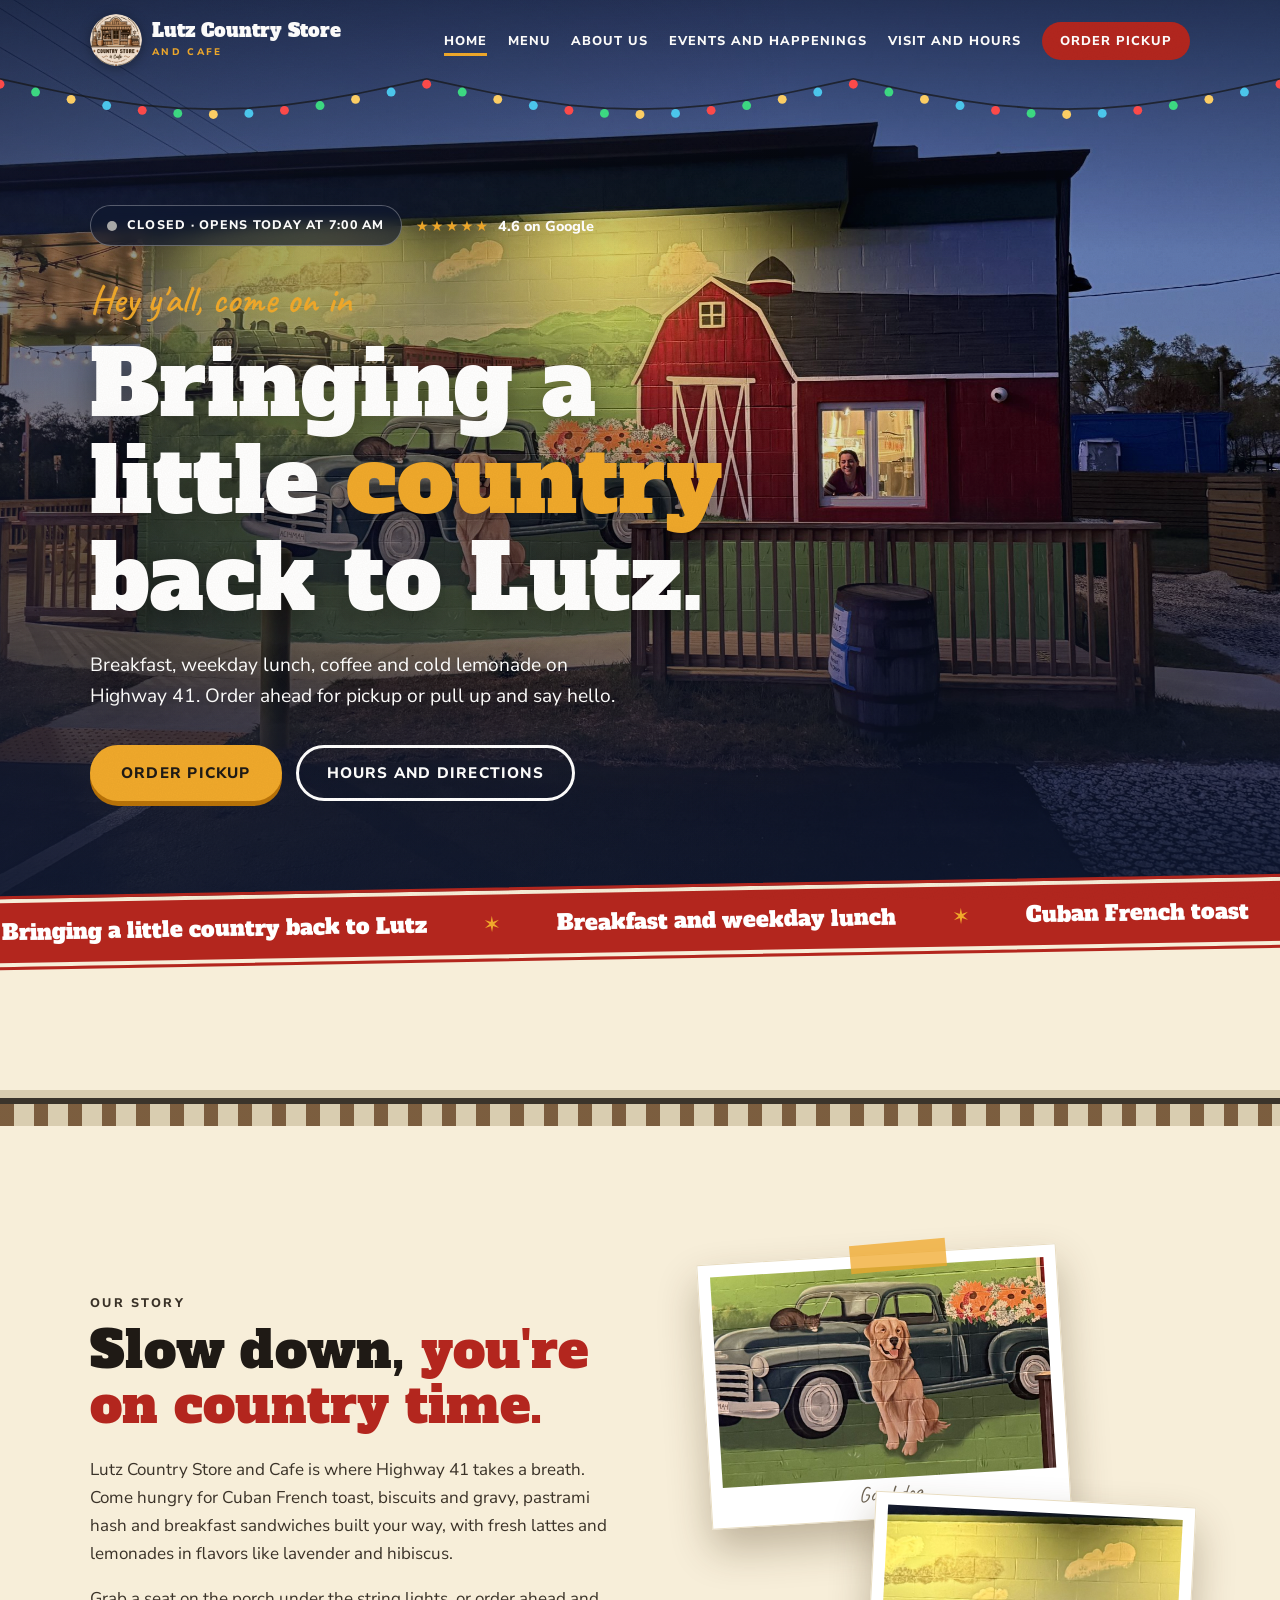
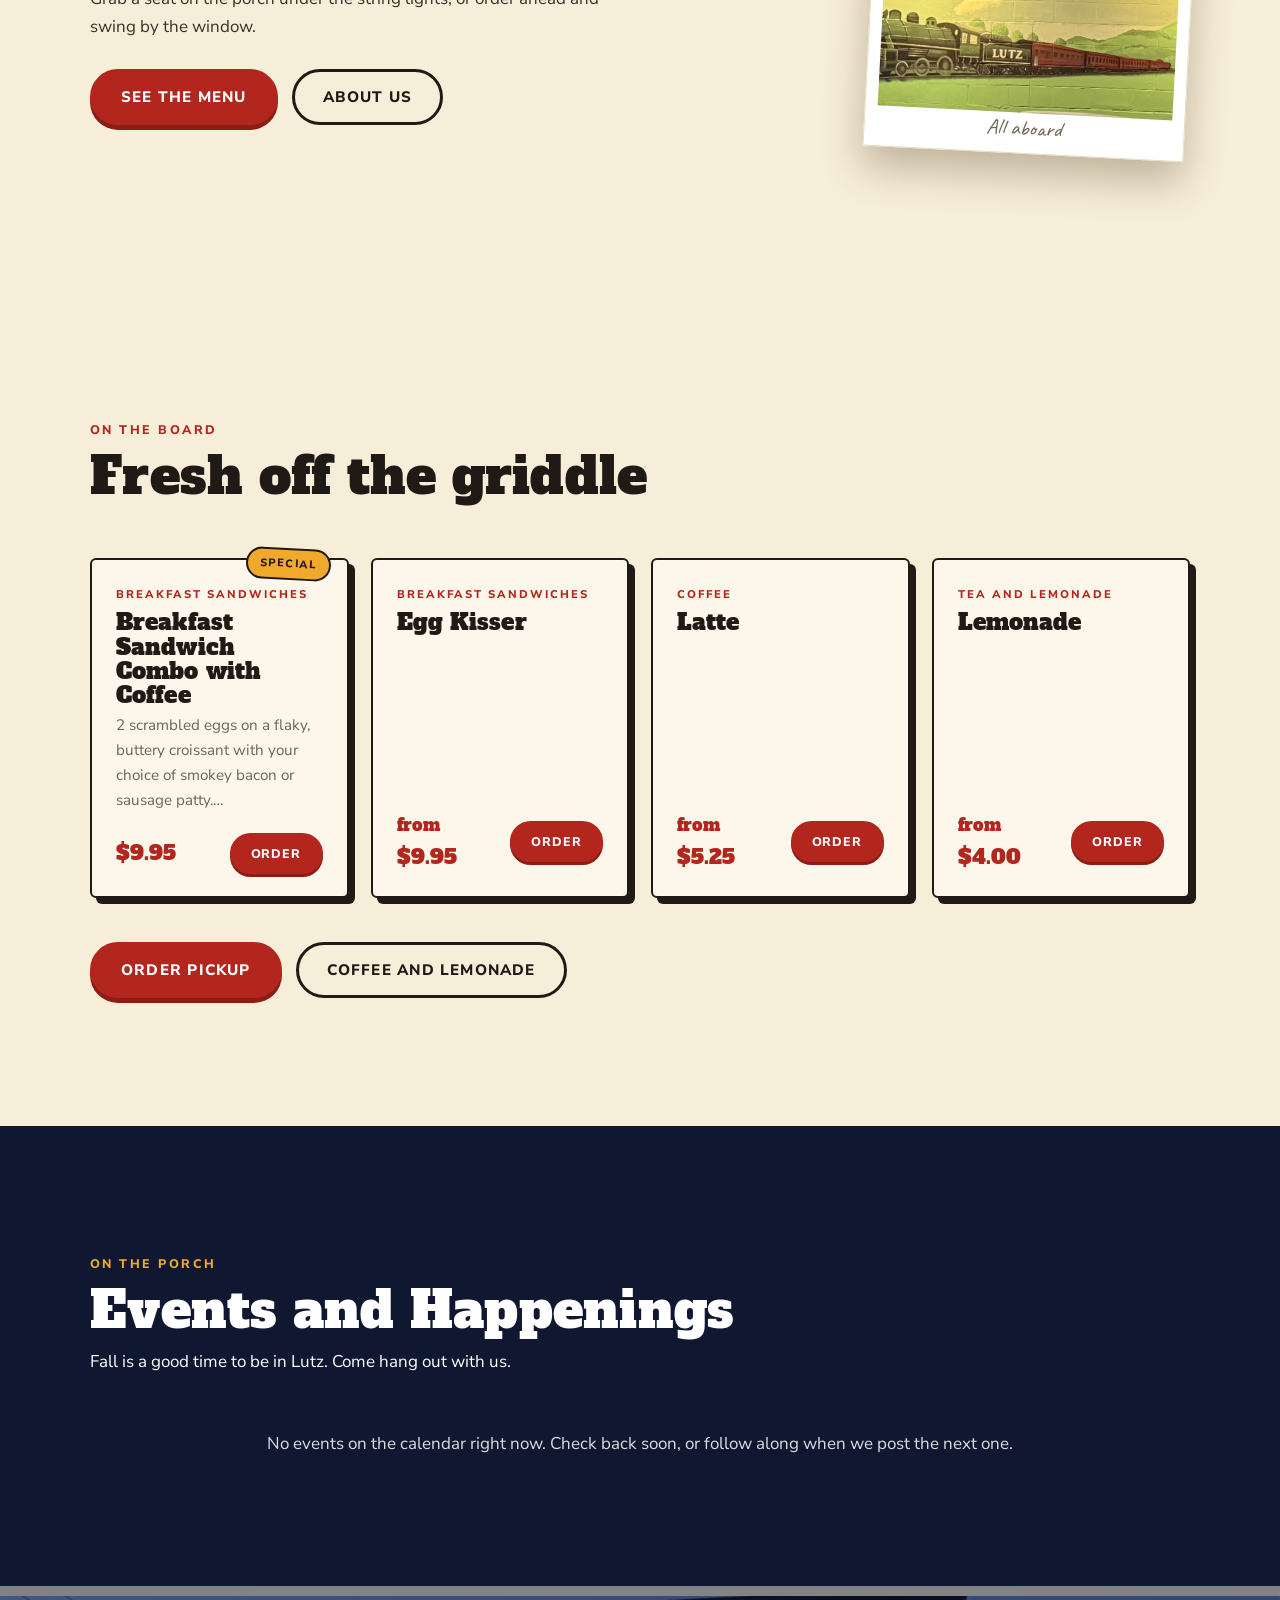
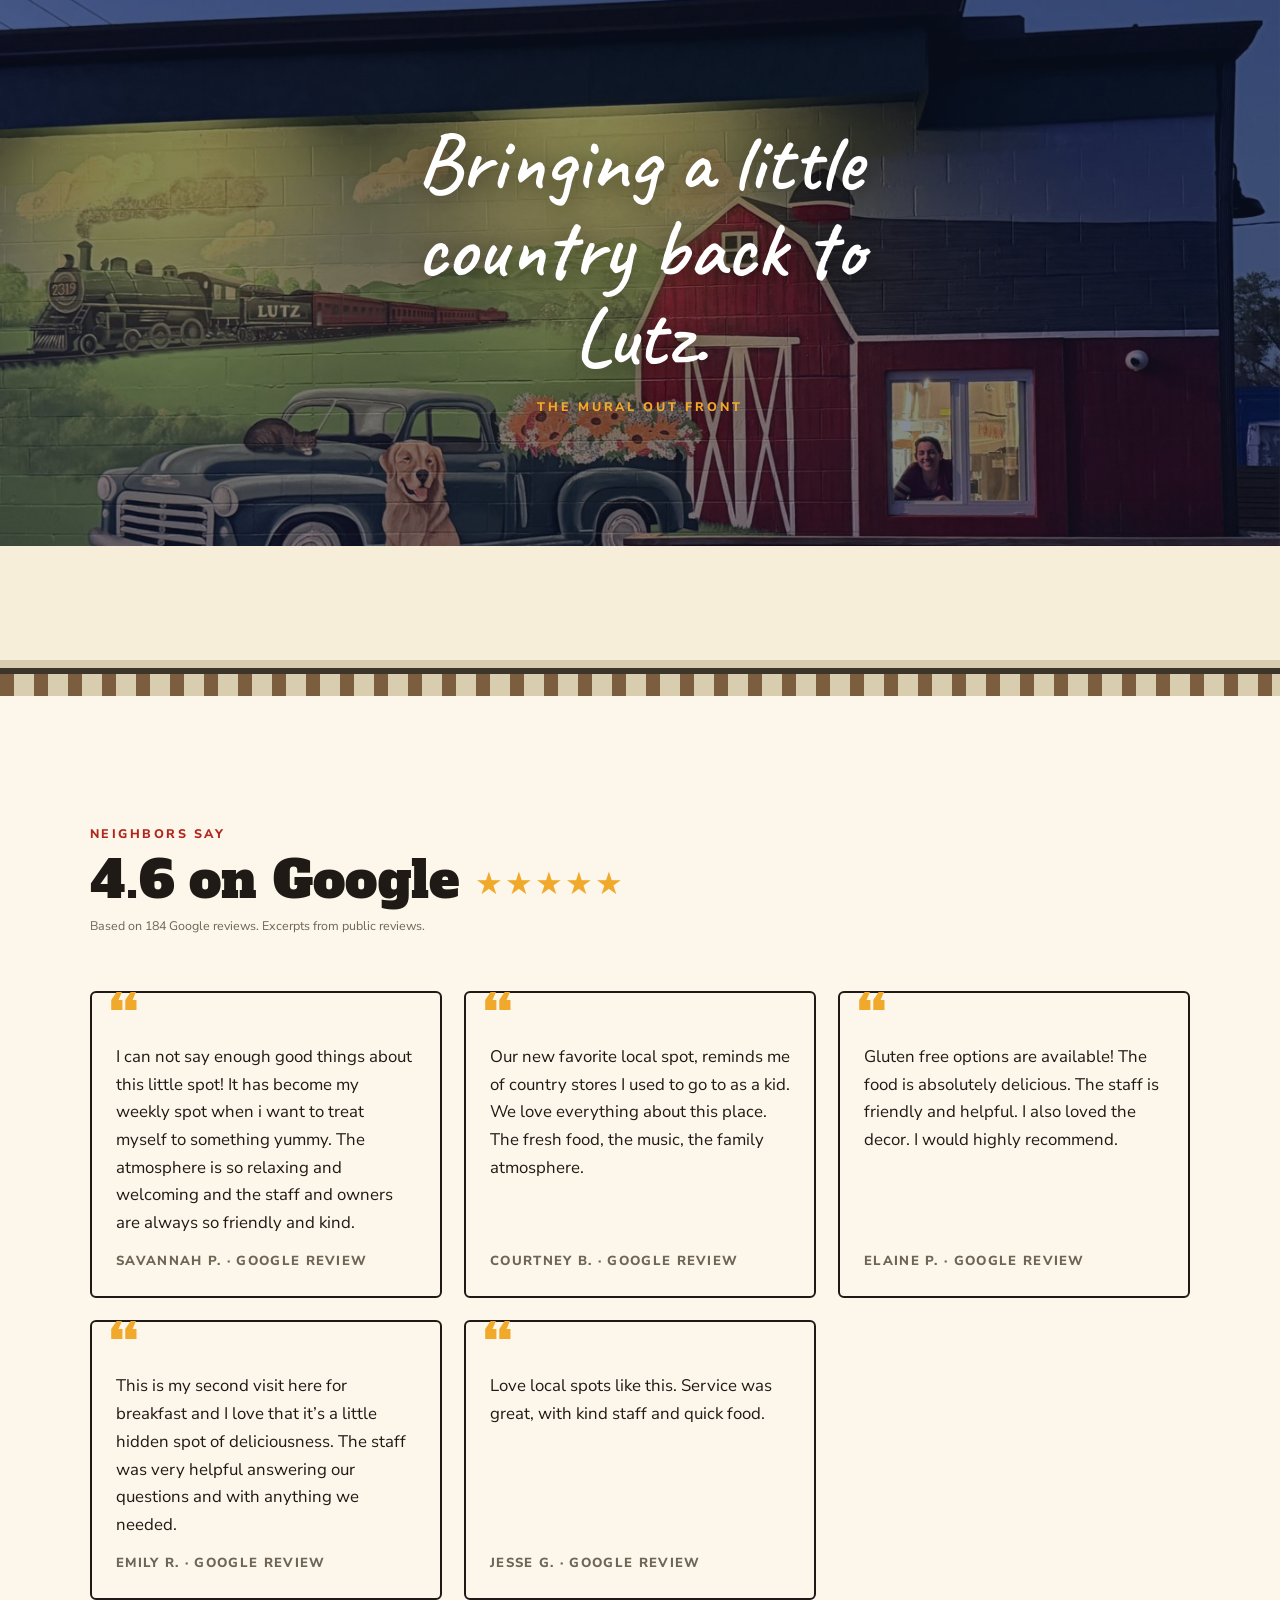
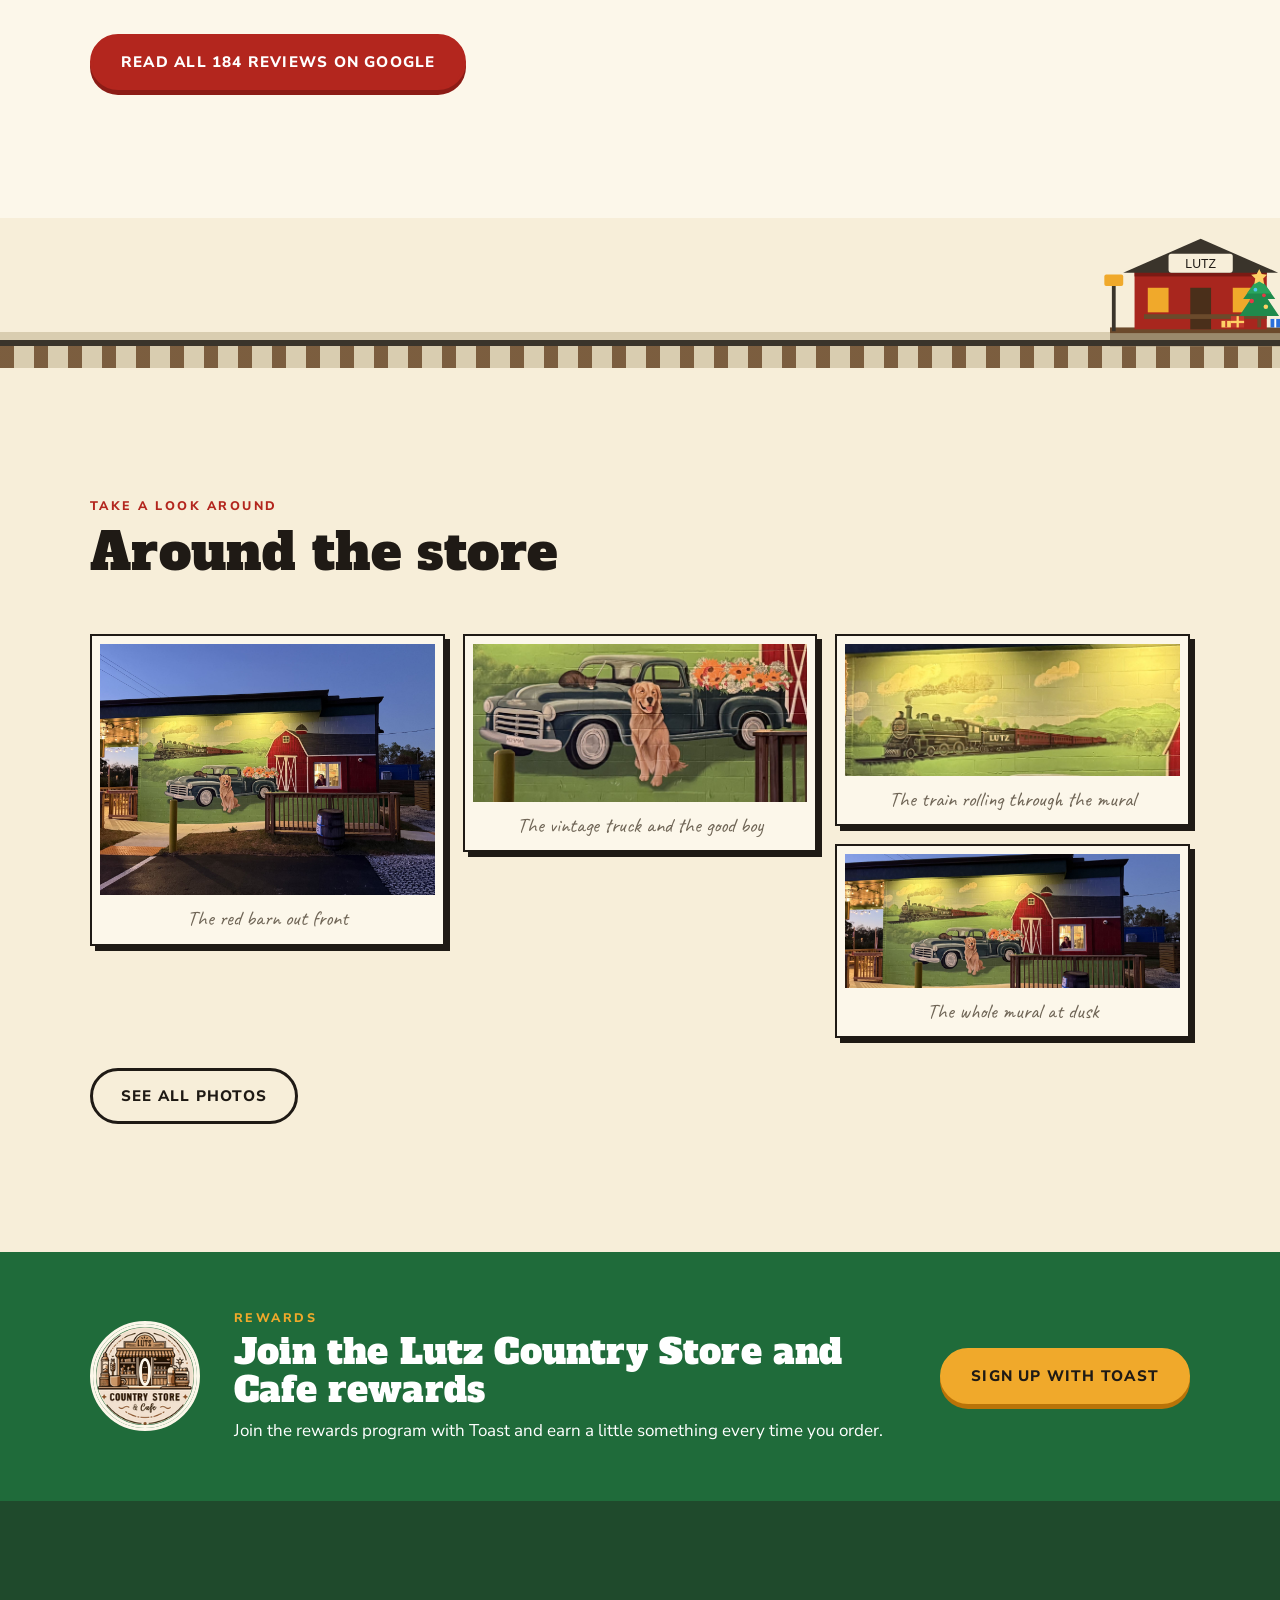
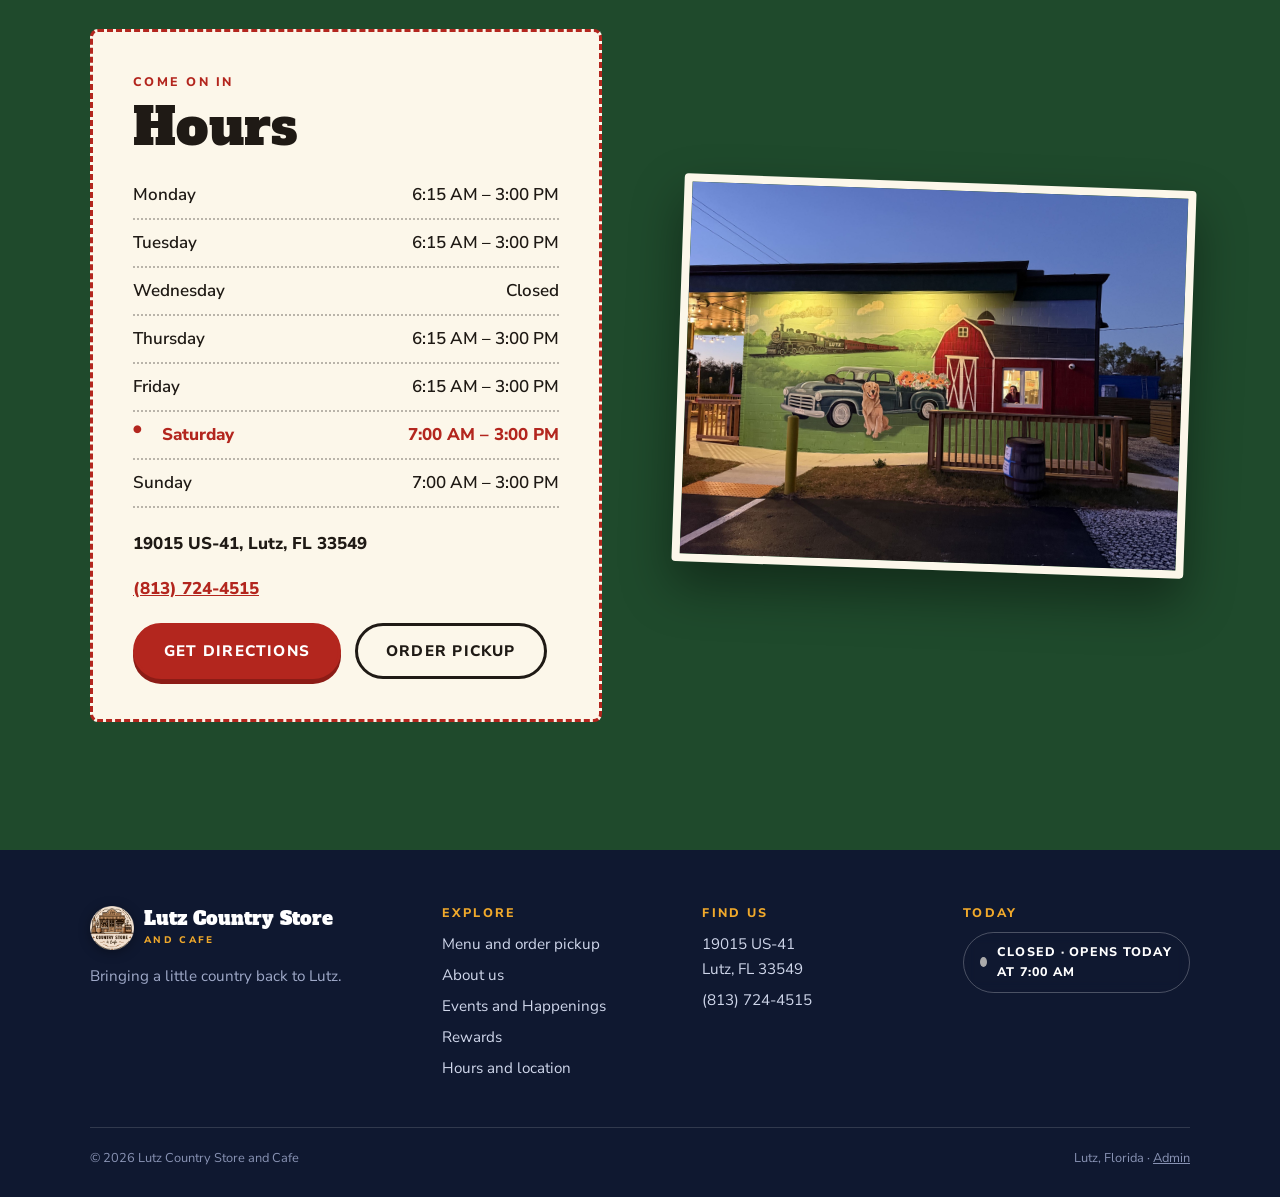
<file: index.html>
<!doctype html>
<html lang="en"><head><meta name="robots" content="noindex,nofollow"><meta charset="utf-8"><meta name="viewport" content="width=device-width,initial-scale=1">
<title>Lutz Country Store and Cafe | Breakfast, Coffee and Pickup in Lutz, FL</title><meta name="description" content="Bringing a little country back to Lutz. Breakfast sandwiches, Cuban French toast, biscuits and gravy, lattes and lemonades. Order pickup online.">
<meta property="og:title" content="Lutz Country Store and Cafe | Breakfast, Coffee and Pickup in Lutz, FL"><meta property="og:description" content="Bringing a little country back to Lutz. Breakfast sandwiches, Cuban French toast, biscuits and gravy, lattes and lemonades. Order pickup online."><meta property="og:image" content="img/hero.jpg">
<meta name="theme-color" content="#b3261e"><link rel="icon" href="img/favicon.png" type="image/png">
<link rel="preconnect" href="https://fonts.googleapis.com"><link rel="preconnect" href="https://fonts.gstatic.com" crossorigin>
<link href="https://fonts.googleapis.com/css2?family=Alfa+Slab+One&family=Caveat:wght@600&family=Nunito+Sans:wght@400;600;700;800&display=swap" rel="stylesheet">
<link rel="stylesheet" href="css/style.css?v=34"></head>
<body><a class="skip" href="#main">Skip to content</a>
<header class="site-header"><div class="wrap">
<a class="brand" href="index.html" aria-label="Lutz Country Store and Cafe, home"><span class="logo-anim " style="--la:52px"><img src="img/logo-sm.png" alt="" width="52" height="52"><span class="la-in"></span><img class="la-door" src="img/logo-door.png" alt=""><span class="la-halo"></span><span class="la-bulb"></span></span><span>Lutz Country Store<small>and Cafe</small></span></a>
<ul class="nav"><li><a href="index.html" aria-current="page">Home</a></li><li><a href="menu.html">Menu</a></li><li><a href="about.html">About Us</a></li><li><a href="index.html#events">Events and Happenings</a></li><li><a href="visit.html">Visit and Hours</a></li><li><a class="cta" href="https://order.toasttab.com/online/lutz-country-store-19015-us-41" target="_blank" rel="noopener" data-order>Order pickup</a></li></ul>
<button class="burger" aria-label="Menu" aria-expanded="false"><span></span><span></span><span></span></button>
</div></header>
<main id="main">

<section class="hero"><div class="hero-bg" data-par="-.1" role="img" aria-label="Mural of a red barn, vintage truck, golden retriever and train on the wall of Lutz Country Store"></div>
<div class="lights"><svg viewBox="0 0 1440 70" preserveAspectRatio="xMidYMin slice" aria-hidden="true"><path d="M0,10.0 L40,18.8 L80,27.0 L120,34.0 L160,39.4 L200,42.8 L240,44.0 L280,42.8 L320,39.4 L360,34.0 L400,27.0 L440,18.8 L480,10.0 L520,18.8 L560,27.0 L600,34.0 L640,39.4 L680,42.8 L720,44.0 L760,42.8 L800,39.4 L840,34.0 L880,27.0 L920,18.8 L960,10.0 L1000,18.8 L1040,27.0 L1080,34.0 L1120,39.4 L1160,42.8 L1200,44.0 L1240,42.8 L1280,39.4 L1320,34.0 L1360,27.0 L1400,18.8 L1440,10.0" fill="none" stroke="rgba(20,20,20,.7)" stroke-width="2"/><circle cx="0" cy="16.0" r="5" fill="#ffd27a" style="animation-delay:0.00s"/><circle cx="40" cy="24.8" r="5" fill="#ffb74d" style="animation-delay:0.37s"/><circle cx="80" cy="33.0" r="5" fill="#fff1c1" style="animation-delay:0.74s"/><circle cx="120" cy="40.0" r="5" fill="#ffd27a" style="animation-delay:1.11s"/><circle cx="160" cy="45.4" r="5" fill="#ffb74d" style="animation-delay:1.48s"/><circle cx="200" cy="48.8" r="5" fill="#fff1c1" style="animation-delay:1.85s"/><circle cx="240" cy="50.0" r="5" fill="#ffd27a" style="animation-delay:2.22s"/><circle cx="280" cy="48.8" r="5" fill="#ffb74d" style="animation-delay:2.59s"/><circle cx="320" cy="45.4" r="5" fill="#fff1c1" style="animation-delay:2.96s"/><circle cx="360" cy="40.0" r="5" fill="#ffd27a" style="animation-delay:0.33s"/><circle cx="400" cy="33.0" r="5" fill="#ffb74d" style="animation-delay:0.70s"/><circle cx="440" cy="24.8" r="5" fill="#fff1c1" style="animation-delay:1.07s"/><circle cx="480" cy="16.0" r="5" fill="#ffd27a" style="animation-delay:1.44s"/><circle cx="520" cy="24.8" r="5" fill="#ffb74d" style="animation-delay:1.81s"/><circle cx="560" cy="33.0" r="5" fill="#fff1c1" style="animation-delay:2.18s"/><circle cx="600" cy="40.0" r="5" fill="#ffd27a" style="animation-delay:2.55s"/><circle cx="640" cy="45.4" r="5" fill="#ffb74d" style="animation-delay:2.92s"/><circle cx="680" cy="48.8" r="5" fill="#fff1c1" style="animation-delay:0.29s"/><circle cx="720" cy="50.0" r="5" fill="#ffd27a" style="animation-delay:0.66s"/><circle cx="760" cy="48.8" r="5" fill="#ffb74d" style="animation-delay:1.03s"/><circle cx="800" cy="45.4" r="5" fill="#fff1c1" style="animation-delay:1.40s"/><circle cx="840" cy="40.0" r="5" fill="#ffd27a" style="animation-delay:1.77s"/><circle cx="880" cy="33.0" r="5" fill="#ffb74d" style="animation-delay:2.14s"/><circle cx="920" cy="24.8" r="5" fill="#fff1c1" style="animation-delay:2.51s"/><circle cx="960" cy="16.0" r="5" fill="#ffd27a" style="animation-delay:2.88s"/><circle cx="1000" cy="24.8" r="5" fill="#ffb74d" style="animation-delay:0.25s"/><circle cx="1040" cy="33.0" r="5" fill="#fff1c1" style="animation-delay:0.62s"/><circle cx="1080" cy="40.0" r="5" fill="#ffd27a" style="animation-delay:0.99s"/><circle cx="1120" cy="45.4" r="5" fill="#ffb74d" style="animation-delay:1.36s"/><circle cx="1160" cy="48.8" r="5" fill="#fff1c1" style="animation-delay:1.73s"/><circle cx="1200" cy="50.0" r="5" fill="#ffd27a" style="animation-delay:2.10s"/><circle cx="1240" cy="48.8" r="5" fill="#ffb74d" style="animation-delay:2.47s"/><circle cx="1280" cy="45.4" r="5" fill="#fff1c1" style="animation-delay:2.84s"/><circle cx="1320" cy="40.0" r="5" fill="#ffd27a" style="animation-delay:0.21s"/><circle cx="1360" cy="33.0" r="5" fill="#ffb74d" style="animation-delay:0.58s"/><circle cx="1400" cy="24.8" r="5" fill="#fff1c1" style="animation-delay:0.95s"/><circle cx="1440" cy="16.0" r="5" fill="#ffd27a" style="animation-delay:1.32s"/></svg></div>
<div class="wrap hero-inner">
<div class="open-badge rv"><span class="dot"></span><span class="txt">Checking hours…</span></div><span class="rating rv"><span class="stars" aria-hidden="true">★★★★★</span> 4.6 on Google</span>
<span class="hand rv d1">Hey y'all, come on in</span>
<h1 class="rv d1">Bringing a little <em>country</em> back to Lutz.</h1>
<p class="lead rv d2">Breakfast, weekday lunch, coffee and cold lemonade on Highway 41. Order ahead for pickup or pull up and say hello.</p>
<div class="hero-cta rv d3"><a class="btn sun" href="https://order.toasttab.com/online/lutz-country-store-19015-us-41" target="_blank" rel="noopener" data-order>Order pickup</a><a class="btn ghost" href="visit.html">Hours and directions</a></div>
</div></section>

<div class="marquee" aria-hidden="true"><div class="marquee-track"><span>Bringing a little country back to Lutz</span><span>Breakfast and weekday lunch</span><span>Cuban French toast</span><span>Lavender lemonade</span><span>Bringing a little country back to Lutz</span><span>Breakfast and weekday lunch</span><span>Cuban French toast</span><span>Lavender lemonade</span><span>Bringing a little country back to Lutz</span><span>Breakfast and weekday lunch</span><span>Cuban French toast</span><span>Lavender lemonade</span><span>Bringing a little country back to Lutz</span><span>Breakfast and weekday lunch</span><span>Cuban French toast</span><span>Lavender lemonade</span></div></div>
<div class="rail tall" aria-hidden="true"><svg class="train" viewBox="0 0 520 96" aria-hidden="true"><g class="bob"><rect x="6" y="44" width="100" height="30" rx="3" fill="#8c1c16"/><rect x="4" y="40" width="104" height="6" rx="3" fill="#5e120e"/><rect x="14" y="50" width="12" height="10" fill="#f7eed9"/><rect x="32" y="50" width="12" height="10" fill="#f7eed9"/><rect x="50" y="50" width="12" height="10" fill="#f7eed9"/><rect x="68" y="50" width="12" height="10" fill="#f7eed9"/><rect x="86" y="50" width="12" height="10" fill="#f7eed9"/><circle cx="22" cy="80" r="7" fill="#222"/><circle cx="90" cy="80" r="7" fill="#222"/><rect x="112" y="44" width="100" height="30" rx="3" fill="#8c1c16"/><rect x="110" y="40" width="104" height="6" rx="3" fill="#5e120e"/><rect x="120" y="50" width="12" height="10" fill="#f7eed9"/><rect x="138" y="50" width="12" height="10" fill="#f7eed9"/><rect x="156" y="50" width="12" height="10" fill="#f7eed9"/><rect x="174" y="50" width="12" height="10" fill="#f7eed9"/><rect x="192" y="50" width="12" height="10" fill="#f7eed9"/><circle cx="128" cy="80" r="7" fill="#222"/><circle cx="196" cy="80" r="7" fill="#222"/><rect x="218" y="44" width="100" height="30" rx="3" fill="#8c1c16"/><rect x="216" y="40" width="104" height="6" rx="3" fill="#5e120e"/><rect x="226" y="50" width="12" height="10" fill="#f7eed9"/><rect x="244" y="50" width="12" height="10" fill="#f7eed9"/><rect x="262" y="50" width="12" height="10" fill="#f7eed9"/><rect x="280" y="50" width="12" height="10" fill="#f7eed9"/><rect x="298" y="50" width="12" height="10" fill="#f7eed9"/><circle cx="234" cy="80" r="7" fill="#222"/><circle cx="302" cy="80" r="7" fill="#222"/><rect x="326" y="46" width="46" height="28" fill="#262626"/><text x="331" y="65" font-family="Arial Black,Arial" font-size="11" fill="#f7eed9">LUTZ</text><circle cx="342" cy="80" r="7" fill="#222"/><circle cx="360" cy="80" r="7" fill="#222"/><rect x="376" y="40" width="96" height="32" rx="14" fill="#1d1d22"/><rect x="376" y="26" width="36" height="46" fill="#2b2b31"/><rect x="372" y="22" width="44" height="6" fill="#b3261e"/><rect x="384" y="34" width="14" height="12" fill="#f0a92b"/><path d="M440 40V24l-4-6h24l-4 6v16z" fill="#1d1d22"/><rect x="418" y="34" width="14" height="8" rx="4" fill="#2b2b31"/><path d="M472 72l28 10h-28z" fill="#b3261e"/><circle cx="470" cy="50" r="4" fill="#f0a92b"/><circle cx="398" cy="80" r="11" fill="#17171b" stroke="#b3261e" stroke-width="3"/><circle cx="424" cy="80" r="11" fill="#17171b" stroke="#b3261e" stroke-width="3"/><circle cx="450" cy="80" r="11" fill="#17171b" stroke="#b3261e" stroke-width="3"/><circle cx="482" cy="85" r="6" fill="#17171b"/><g class="deco deco-fall"><g fill="#c0392b"><path d="M22 40c4-9 10-9 13-2z"/><path d="M130 40c4-9 10-9 13-2z"/><path d="M236 40c4-9 10-9 13-2z"/></g><g fill="#e8892b"><path d="M34 40c3-10 11-10 15-3z"/><path d="M144 40c3-10 11-10 15-3z"/><path d="M250 40c3-10 11-10 15-3z"/></g><g fill="#f0b42b"><path d="M48 40c4-8 10-8 12-2z"/><path d="M160 40c4-8 10-8 12-2z"/><path d="M264 40c4-8 10-8 12-2z"/></g><g fill="#8a4b1f"><path d="M62 40c3-7 9-7 12-1z"/><path d="M176 40c3-7 9-7 12-1z"/><path d="M278 40c3-7 9-7 12-1z"/></g>
<ellipse cx="92" cy="36" rx="9" ry="7" fill="#e8741f"/><rect x="91" y="27" width="2" height="4" fill="#4a7a2c"/>
<g transform="translate(349 40)"><g fill="#b3261e"><ellipse cx="-9" cy="-14" rx="3" ry="9" transform="rotate(-38 -9 -14)"/><ellipse cx="9" cy="-14" rx="3" ry="9" transform="rotate(38 9 -14)"/></g><g fill="#e8892b"><ellipse cx="-5" cy="-16" rx="3" ry="9" transform="rotate(-18 -5 -16)"/><ellipse cx="5" cy="-16" rx="3" ry="9" transform="rotate(18 5 -16)"/></g><ellipse cx="0" cy="-17" rx="3" ry="9" fill="#f0b42b"/><ellipse cx="0" cy="-5" rx="9" ry="7" fill="#7a4a21"/><circle cx="8" cy="-10" r="4" fill="#7a4a21"/><path d="M11 -10l4 1-4 2z" fill="#f0a92b"/><path d="M10 -7q2 3 0 4z" fill="#d22"/><circle cx="9" cy="-11" r="1" fill="#111"/></g></g>
<g class="deco deco-xmas"><path d="M6 43Q60 52 112 43T218 43T322 43" fill="none" stroke="#2b2b2b" stroke-width="1.4"/><g class="bulbs"><circle cx="14" cy="46" r="3.4" fill="#e63946"/><circle cx="38" cy="48" r="3.4" fill="#2ecc71"/><circle cx="62" cy="49" r="3.4" fill="#ffd166"/><circle cx="86" cy="48" r="3.4" fill="#4cc9f0"/><circle cx="110" cy="45" r="3.4" fill="#e63946"/><circle cx="130" cy="46" r="3.4" fill="#2ecc71"/><circle cx="154" cy="48" r="3.4" fill="#ffd166"/><circle cx="178" cy="49" r="3.4" fill="#4cc9f0"/><circle cx="202" cy="48" r="3.4" fill="#e63946"/><circle cx="224" cy="46" r="3.4" fill="#2ecc71"/><circle cx="248" cy="48" r="3.4" fill="#ffd166"/><circle cx="272" cy="49" r="3.4" fill="#4cc9f0"/><circle cx="296" cy="48" r="3.4" fill="#e63946"/><circle cx="318" cy="45" r="3.4" fill="#2ecc71"/><circle cx="384" cy="38" r="3" fill="#ffd166"/><circle cx="400" cy="38" r="3" fill="#e63946"/><circle cx="436" cy="52" r="3" fill="#2ecc71"/><circle cx="452" cy="52" r="3" fill="#4cc9f0"/></g>
<g><rect x="22" y="27" width="16" height="13" fill="#c0392b"/><rect x="29" y="27" width="2.5" height="13" fill="#ffd166"/><rect x="22" y="32" width="16" height="2.5" fill="#ffd166"/><rect x="44" y="31" width="12" height="9" fill="#1f8a4c"/><rect x="49" y="31" width="2" height="9" fill="#e63946"/>
<rect x="130" y="25" width="18" height="15" fill="#2a6fdb"/><rect x="138" y="25" width="2.5" height="15" fill="#ffd166"/><rect x="130" y="31" width="18" height="2.5" fill="#ffd166"/><rect x="154" y="31" width="13" height="9" fill="#e63946"/><rect x="159" y="31" width="2" height="9" fill="#fff"/>
<rect x="238" y="28" width="15" height="12" fill="#ffd166"/><rect x="244.5" y="28" width="2.5" height="12" fill="#c0392b"/><rect x="262" y="26" width="17" height="14" fill="#1f8a4c"/><rect x="269" y="26" width="2.5" height="14" fill="#fff"/><rect x="262" y="32" width="17" height="2.5" fill="#fff"/><rect x="286" y="32" width="12" height="8" fill="#9b5de5"/><rect x="291" y="32" width="2" height="8" fill="#ffd166"/></g>
<path d="M436 20l12-14 12 14z" fill="#d62828"/><rect x="434" y="18" width="28" height="4" rx="2" fill="#fff"/><circle cx="448" cy="5" r="3.5" fill="#fff"/>
<circle cx="472" cy="58" r="7" fill="none" stroke="#1f8a4c" stroke-width="3"/><circle cx="472" cy="51" r="2.6" fill="#d62828"/></g><g class="deco deco-newyear"><path d="M6 42Q60 54 112 42T218 42T322 42" fill="none" stroke="#d4af37" stroke-width="2"/><path d="M8 40Q62 50 114 40T220 40T324 40" fill="none" stroke="#c0c8d4" stroke-width="2"/>
<g stroke="#999" stroke-width=".8"><path d="M44 36V20M150 36V16M262 36V19M104 36V22M210 36V18"/></g><circle cx="44" cy="17" r="6" fill="#d4af37"/><circle cx="150" cy="13" r="6.5" fill="#c0c8d4"/><circle cx="262" cy="16" r="6" fill="#4cc9f0"/><circle cx="104" cy="19" r="5.5" fill="#e63946"/><circle cx="210" cy="15" r="6" fill="#9b5de5"/>
<g fill="#ffd166"><path d="M70 30l1.6 3.4 3.6.4-2.7 2.5.8 3.6-3.3-1.9-3.3 1.9.8-3.6-2.7-2.5 3.6-.4z"/><path d="M180 28l1.6 3.4 3.6.4-2.7 2.5.8 3.6-3.3-1.9-3.3 1.9.8-3.6-2.7-2.5 3.6-.4z"/><path d="M290 30l1.6 3.4 3.6.4-2.7 2.5.8 3.6-3.3-1.9-3.3 1.9.8-3.6-2.7-2.5 3.6-.4z"/></g>
<path d="M436 20l12-17 12 17z" fill="#d4af37"/><path d="M440 14l16 0M443 9l11 0" stroke="#fff" stroke-width="2"/><circle cx="448" cy="3" r="3" fill="#e63946"/></g>
<g class="deco deco-july4"><g><path d="M6 44q12 10 24 0z" fill="#d62828"/><path d="M30 44q12 10 24 0z" fill="#fff"/><path d="M54 44q12 10 24 0z" fill="#1d4ed8"/><path d="M78 44q12 10 24 0z" fill="#d62828"/><path d="M112 44q12 10 24 0z" fill="#fff"/><path d="M136 44q12 10 24 0z" fill="#1d4ed8"/><path d="M160 44q12 10 24 0z" fill="#d62828"/><path d="M184 44q12 10 24 0z" fill="#fff"/><path d="M218 44q12 10 24 0z" fill="#1d4ed8"/><path d="M242 44q12 10 24 0z" fill="#d62828"/><path d="M266 44q12 10 24 0z" fill="#fff"/><path d="M290 44q12 10 24 0z" fill="#1d4ed8"/></g>
<g fill="#fff" stroke="#999" stroke-width=".4"><path d="M50 30l1.6 3.4 3.6.4-2.7 2.5.8 3.6-3.3-1.9-3.3 1.9.8-3.6-2.7-2.5 3.6-.4z"/><path d="M160 30l1.6 3.4 3.6.4-2.7 2.5.8 3.6-3.3-1.9-3.3 1.9.8-3.6-2.7-2.5 3.6-.4z"/><path d="M268 30l1.6 3.4 3.6.4-2.7 2.5.8 3.6-3.3-1.9-3.3 1.9.8-3.6-2.7-2.5 3.6-.4z"/></g>
<rect x="404" y="2" width="2" height="26" fill="#6b4a2b"/><rect x="406" y="2" width="26" height="16" fill="#fff"/><g fill="#d62828"><rect x="406" y="2" width="26" height="3"/><rect x="406" y="8" width="26" height="3"/><rect x="406" y="14" width="26" height="3"/></g><rect x="406" y="2" width="12" height="9" fill="#1d4ed8"/></g>
<g class="deco deco-valentines"><g fill="#e63970"><path transform="translate(24 28) scale(1.3)" d="M0 3C0-3 6-3 6 1 6-3 12-3 12 3 12 8 6 11 6 11S0 8 0 3z"/><path transform="translate(136 27) scale(1.4)" d="M0 3C0-3 6-3 6 1 6-3 12-3 12 3 12 8 6 11 6 11S0 8 0 3z"/><path transform="translate(244 28) scale(1.3)" d="M0 3C0-3 6-3 6 1 6-3 12-3 12 3 12 8 6 11 6 11S0 8 0 3z"/></g><g fill="#ff8fab"><path transform="translate(54 31)" d="M0 3C0-3 6-3 6 1 6-3 12-3 12 3 12 8 6 11 6 11S0 8 0 3z"/><path transform="translate(168 30)" d="M0 3C0-3 6-3 6 1 6-3 12-3 12 3 12 8 6 11 6 11S0 8 0 3z"/><path transform="translate(278 31)" d="M0 3C0-3 6-3 6 1 6-3 12-3 12 3 12 8 6 11 6 11S0 8 0 3z"/></g><g fill="#fff" stroke="#e63970" stroke-width=".8"><path transform="translate(86 32) scale(.8)" d="M0 3C0-3 6-3 6 1 6-3 12-3 12 3 12 8 6 11 6 11S0 8 0 3z"/><path transform="translate(198 31) scale(.8)" d="M0 3C0-3 6-3 6 1 6-3 12-3 12 3 12 8 6 11 6 11S0 8 0 3z"/></g>
<g stroke="#999" stroke-width=".8"><path d="M110 36V12M222 36V10M300 36V14"/></g><g fill="#e63970"><path transform="translate(104 3) scale(1.1)" d="M0 3C0-3 6-3 6 1 6-3 12-3 12 3 12 8 6 11 6 11S0 8 0 3z"/><path transform="translate(216 1) scale(1.1)" d="M0 3C0-3 6-3 6 1 6-3 12-3 12 3 12 8 6 11 6 11S0 8 0 3z"/></g><path transform="translate(294 5) scale(1.1)" d="M0 3C0-3 6-3 6 1 6-3 12-3 12 3 12 8 6 11 6 11S0 8 0 3z" fill="#ff8fab"/>
<path transform="translate(466 44) scale(1.1)" d="M0 3C0-3 6-3 6 1 6-3 12-3 12 3 12 8 6 11 6 11S0 8 0 3z" fill="#e63970"/><path d="M6 43Q60 52 112 43T218 43T322 43" fill="none" stroke="#e63970" stroke-width="1.2" stroke-dasharray="3 5"/></g></g><g class="smoke"><circle cx="448" cy="14" r="7"/><circle cx="448" cy="14" r="7"/><circle cx="448" cy="14" r="7"/></g></svg></div>

<section class="sec story"><div class="wrap story-grid">
<div><p class="eyebrow rv">Our story</p><h2 class="rv d1" style="margin:10px 0 22px">Slow down, <em>you're on country time.</em></h2>
<p class="rv d2">Lutz Country Store and Cafe is where Highway 41 takes a breath. Come hungry for Cuban French toast, biscuits and gravy, pastrami hash and breakfast sandwiches built your way, with fresh lattes and lemonades in flavors like lavender and hibiscus.</p>
<p class="rv d2">Grab a seat on the porch under the string lights, or order ahead and swing by the window.</p>
<div class="hero-cta rv d3" style="margin-top:28px"><a class="btn" href="menu.html">See the menu</a><a class="btn ghost dark" href="about.html">About us</a></div></div>
<div class="polaroids rv d1"><span class="tape"></span><figure class="p1"><img src="img/mural-truck.jpg" alt="Painted truck with a golden retriever and a wagon of sunflowers" loading="lazy"><figcaption>Good dog</figcaption></figure><figure class="p2"><img src="img/mural-train.jpg" alt="Painted train rolling through green hills" loading="lazy"><figcaption>All aboard</figcaption></figure></div>
</div></section>

<section class="sec" style="background:var(--cream)"><div class="wrap">
<div class="sec-head rv"><p class="eyebrow">On the board</p><h2>Fresh off the griddle</h2></div>
<div class="pop" data-featured></div>
<div class="hero-cta rv" style="margin-top:44px"><a class="btn" href="https://order.toasttab.com/online/lutz-country-store-19015-us-41" target="_blank" rel="noopener" data-order>Order pickup</a><a class="btn ghost" href="menu.html#c-coffee">Coffee and lemonade</a></div>
</div></section>

<section class="sec events" id="events"><div class="wrap">
<div class="sec-head rv"><p class="eyebrow">On the porch</p><h2>Events and Happenings</h2><p class="lead" style="margin-top:10px;max-width:46ch">Fall is a good time to be in Lutz. Come hang out with us.</p></div>
<div class="evlist" data-events></div>
</div></section>

<section class="band"><div class="band-bg" data-par="-.15" style="background-image:url(img/mural-wide.jpg)"></div><blockquote class="rv">Bringing a little country back to Lutz.<cite>The mural out front</cite></blockquote></section>

<div class="rail rev" aria-hidden="true"><svg class="train" viewBox="0 0 520 96" aria-hidden="true"><g class="bob"><rect x="6" y="44" width="100" height="30" rx="3" fill="#8c1c16"/><rect x="4" y="40" width="104" height="6" rx="3" fill="#5e120e"/><rect x="14" y="50" width="12" height="10" fill="#f7eed9"/><rect x="32" y="50" width="12" height="10" fill="#f7eed9"/><rect x="50" y="50" width="12" height="10" fill="#f7eed9"/><rect x="68" y="50" width="12" height="10" fill="#f7eed9"/><rect x="86" y="50" width="12" height="10" fill="#f7eed9"/><circle cx="22" cy="80" r="7" fill="#222"/><circle cx="90" cy="80" r="7" fill="#222"/><rect x="112" y="44" width="100" height="30" rx="3" fill="#8c1c16"/><rect x="110" y="40" width="104" height="6" rx="3" fill="#5e120e"/><rect x="120" y="50" width="12" height="10" fill="#f7eed9"/><rect x="138" y="50" width="12" height="10" fill="#f7eed9"/><rect x="156" y="50" width="12" height="10" fill="#f7eed9"/><rect x="174" y="50" width="12" height="10" fill="#f7eed9"/><rect x="192" y="50" width="12" height="10" fill="#f7eed9"/><circle cx="128" cy="80" r="7" fill="#222"/><circle cx="196" cy="80" r="7" fill="#222"/><rect x="218" y="44" width="100" height="30" rx="3" fill="#8c1c16"/><rect x="216" y="40" width="104" height="6" rx="3" fill="#5e120e"/><rect x="226" y="50" width="12" height="10" fill="#f7eed9"/><rect x="244" y="50" width="12" height="10" fill="#f7eed9"/><rect x="262" y="50" width="12" height="10" fill="#f7eed9"/><rect x="280" y="50" width="12" height="10" fill="#f7eed9"/><rect x="298" y="50" width="12" height="10" fill="#f7eed9"/><circle cx="234" cy="80" r="7" fill="#222"/><circle cx="302" cy="80" r="7" fill="#222"/><rect x="326" y="46" width="46" height="28" fill="#262626"/><text transform="translate(690 0) scale(-1 1)" x="331" y="65" font-family="Arial Black,Arial" font-size="11" fill="#f7eed9">LUTZ</text><circle cx="342" cy="80" r="7" fill="#222"/><circle cx="360" cy="80" r="7" fill="#222"/><rect x="376" y="40" width="96" height="32" rx="14" fill="#1d1d22"/><rect x="376" y="26" width="36" height="46" fill="#2b2b31"/><rect x="372" y="22" width="44" height="6" fill="#b3261e"/><rect x="384" y="34" width="14" height="12" fill="#f0a92b"/><path d="M440 40V24l-4-6h24l-4 6v16z" fill="#1d1d22"/><rect x="418" y="34" width="14" height="8" rx="4" fill="#2b2b31"/><path d="M472 72l28 10h-28z" fill="#b3261e"/><circle cx="470" cy="50" r="4" fill="#f0a92b"/><circle cx="398" cy="80" r="11" fill="#17171b" stroke="#b3261e" stroke-width="3"/><circle cx="424" cy="80" r="11" fill="#17171b" stroke="#b3261e" stroke-width="3"/><circle cx="450" cy="80" r="11" fill="#17171b" stroke="#b3261e" stroke-width="3"/><circle cx="482" cy="85" r="6" fill="#17171b"/><g class="deco deco-fall"><g fill="#c0392b"><path d="M22 40c4-9 10-9 13-2z"/><path d="M130 40c4-9 10-9 13-2z"/><path d="M236 40c4-9 10-9 13-2z"/></g><g fill="#e8892b"><path d="M34 40c3-10 11-10 15-3z"/><path d="M144 40c3-10 11-10 15-3z"/><path d="M250 40c3-10 11-10 15-3z"/></g><g fill="#f0b42b"><path d="M48 40c4-8 10-8 12-2z"/><path d="M160 40c4-8 10-8 12-2z"/><path d="M264 40c4-8 10-8 12-2z"/></g><g fill="#8a4b1f"><path d="M62 40c3-7 9-7 12-1z"/><path d="M176 40c3-7 9-7 12-1z"/><path d="M278 40c3-7 9-7 12-1z"/></g>
<ellipse cx="92" cy="36" rx="9" ry="7" fill="#e8741f"/><rect x="91" y="27" width="2" height="4" fill="#4a7a2c"/>
<g transform="translate(349 40)"><g fill="#b3261e"><ellipse cx="-9" cy="-14" rx="3" ry="9" transform="rotate(-38 -9 -14)"/><ellipse cx="9" cy="-14" rx="3" ry="9" transform="rotate(38 9 -14)"/></g><g fill="#e8892b"><ellipse cx="-5" cy="-16" rx="3" ry="9" transform="rotate(-18 -5 -16)"/><ellipse cx="5" cy="-16" rx="3" ry="9" transform="rotate(18 5 -16)"/></g><ellipse cx="0" cy="-17" rx="3" ry="9" fill="#f0b42b"/><ellipse cx="0" cy="-5" rx="9" ry="7" fill="#7a4a21"/><circle cx="8" cy="-10" r="4" fill="#7a4a21"/><path d="M11 -10l4 1-4 2z" fill="#f0a92b"/><path d="M10 -7q2 3 0 4z" fill="#d22"/><circle cx="9" cy="-11" r="1" fill="#111"/></g></g>
<g class="deco deco-xmas"><path d="M6 43Q60 52 112 43T218 43T322 43" fill="none" stroke="#2b2b2b" stroke-width="1.4"/><g class="bulbs"><circle cx="14" cy="46" r="3.4" fill="#e63946"/><circle cx="38" cy="48" r="3.4" fill="#2ecc71"/><circle cx="62" cy="49" r="3.4" fill="#ffd166"/><circle cx="86" cy="48" r="3.4" fill="#4cc9f0"/><circle cx="110" cy="45" r="3.4" fill="#e63946"/><circle cx="130" cy="46" r="3.4" fill="#2ecc71"/><circle cx="154" cy="48" r="3.4" fill="#ffd166"/><circle cx="178" cy="49" r="3.4" fill="#4cc9f0"/><circle cx="202" cy="48" r="3.4" fill="#e63946"/><circle cx="224" cy="46" r="3.4" fill="#2ecc71"/><circle cx="248" cy="48" r="3.4" fill="#ffd166"/><circle cx="272" cy="49" r="3.4" fill="#4cc9f0"/><circle cx="296" cy="48" r="3.4" fill="#e63946"/><circle cx="318" cy="45" r="3.4" fill="#2ecc71"/><circle cx="384" cy="38" r="3" fill="#ffd166"/><circle cx="400" cy="38" r="3" fill="#e63946"/><circle cx="436" cy="52" r="3" fill="#2ecc71"/><circle cx="452" cy="52" r="3" fill="#4cc9f0"/></g>
<g><rect x="22" y="27" width="16" height="13" fill="#c0392b"/><rect x="29" y="27" width="2.5" height="13" fill="#ffd166"/><rect x="22" y="32" width="16" height="2.5" fill="#ffd166"/><rect x="44" y="31" width="12" height="9" fill="#1f8a4c"/><rect x="49" y="31" width="2" height="9" fill="#e63946"/>
<rect x="130" y="25" width="18" height="15" fill="#2a6fdb"/><rect x="138" y="25" width="2.5" height="15" fill="#ffd166"/><rect x="130" y="31" width="18" height="2.5" fill="#ffd166"/><rect x="154" y="31" width="13" height="9" fill="#e63946"/><rect x="159" y="31" width="2" height="9" fill="#fff"/>
<rect x="238" y="28" width="15" height="12" fill="#ffd166"/><rect x="244.5" y="28" width="2.5" height="12" fill="#c0392b"/><rect x="262" y="26" width="17" height="14" fill="#1f8a4c"/><rect x="269" y="26" width="2.5" height="14" fill="#fff"/><rect x="262" y="32" width="17" height="2.5" fill="#fff"/><rect x="286" y="32" width="12" height="8" fill="#9b5de5"/><rect x="291" y="32" width="2" height="8" fill="#ffd166"/></g>
<path d="M436 20l12-14 12 14z" fill="#d62828"/><rect x="434" y="18" width="28" height="4" rx="2" fill="#fff"/><circle cx="448" cy="5" r="3.5" fill="#fff"/>
<circle cx="472" cy="58" r="7" fill="none" stroke="#1f8a4c" stroke-width="3"/><circle cx="472" cy="51" r="2.6" fill="#d62828"/></g><g class="deco deco-newyear"><path d="M6 42Q60 54 112 42T218 42T322 42" fill="none" stroke="#d4af37" stroke-width="2"/><path d="M8 40Q62 50 114 40T220 40T324 40" fill="none" stroke="#c0c8d4" stroke-width="2"/>
<g stroke="#999" stroke-width=".8"><path d="M44 36V20M150 36V16M262 36V19M104 36V22M210 36V18"/></g><circle cx="44" cy="17" r="6" fill="#d4af37"/><circle cx="150" cy="13" r="6.5" fill="#c0c8d4"/><circle cx="262" cy="16" r="6" fill="#4cc9f0"/><circle cx="104" cy="19" r="5.5" fill="#e63946"/><circle cx="210" cy="15" r="6" fill="#9b5de5"/>
<g fill="#ffd166"><path d="M70 30l1.6 3.4 3.6.4-2.7 2.5.8 3.6-3.3-1.9-3.3 1.9.8-3.6-2.7-2.5 3.6-.4z"/><path d="M180 28l1.6 3.4 3.6.4-2.7 2.5.8 3.6-3.3-1.9-3.3 1.9.8-3.6-2.7-2.5 3.6-.4z"/><path d="M290 30l1.6 3.4 3.6.4-2.7 2.5.8 3.6-3.3-1.9-3.3 1.9.8-3.6-2.7-2.5 3.6-.4z"/></g>
<path d="M436 20l12-17 12 17z" fill="#d4af37"/><path d="M440 14l16 0M443 9l11 0" stroke="#fff" stroke-width="2"/><circle cx="448" cy="3" r="3" fill="#e63946"/></g>
<g class="deco deco-july4"><g><path d="M6 44q12 10 24 0z" fill="#d62828"/><path d="M30 44q12 10 24 0z" fill="#fff"/><path d="M54 44q12 10 24 0z" fill="#1d4ed8"/><path d="M78 44q12 10 24 0z" fill="#d62828"/><path d="M112 44q12 10 24 0z" fill="#fff"/><path d="M136 44q12 10 24 0z" fill="#1d4ed8"/><path d="M160 44q12 10 24 0z" fill="#d62828"/><path d="M184 44q12 10 24 0z" fill="#fff"/><path d="M218 44q12 10 24 0z" fill="#1d4ed8"/><path d="M242 44q12 10 24 0z" fill="#d62828"/><path d="M266 44q12 10 24 0z" fill="#fff"/><path d="M290 44q12 10 24 0z" fill="#1d4ed8"/></g>
<g fill="#fff" stroke="#999" stroke-width=".4"><path d="M50 30l1.6 3.4 3.6.4-2.7 2.5.8 3.6-3.3-1.9-3.3 1.9.8-3.6-2.7-2.5 3.6-.4z"/><path d="M160 30l1.6 3.4 3.6.4-2.7 2.5.8 3.6-3.3-1.9-3.3 1.9.8-3.6-2.7-2.5 3.6-.4z"/><path d="M268 30l1.6 3.4 3.6.4-2.7 2.5.8 3.6-3.3-1.9-3.3 1.9.8-3.6-2.7-2.5 3.6-.4z"/></g>
<rect x="404" y="2" width="2" height="26" fill="#6b4a2b"/><rect x="406" y="2" width="26" height="16" fill="#fff"/><g fill="#d62828"><rect x="406" y="2" width="26" height="3"/><rect x="406" y="8" width="26" height="3"/><rect x="406" y="14" width="26" height="3"/></g><rect x="406" y="2" width="12" height="9" fill="#1d4ed8"/></g>
<g class="deco deco-valentines"><g fill="#e63970"><path transform="translate(24 28) scale(1.3)" d="M0 3C0-3 6-3 6 1 6-3 12-3 12 3 12 8 6 11 6 11S0 8 0 3z"/><path transform="translate(136 27) scale(1.4)" d="M0 3C0-3 6-3 6 1 6-3 12-3 12 3 12 8 6 11 6 11S0 8 0 3z"/><path transform="translate(244 28) scale(1.3)" d="M0 3C0-3 6-3 6 1 6-3 12-3 12 3 12 8 6 11 6 11S0 8 0 3z"/></g><g fill="#ff8fab"><path transform="translate(54 31)" d="M0 3C0-3 6-3 6 1 6-3 12-3 12 3 12 8 6 11 6 11S0 8 0 3z"/><path transform="translate(168 30)" d="M0 3C0-3 6-3 6 1 6-3 12-3 12 3 12 8 6 11 6 11S0 8 0 3z"/><path transform="translate(278 31)" d="M0 3C0-3 6-3 6 1 6-3 12-3 12 3 12 8 6 11 6 11S0 8 0 3z"/></g><g fill="#fff" stroke="#e63970" stroke-width=".8"><path transform="translate(86 32) scale(.8)" d="M0 3C0-3 6-3 6 1 6-3 12-3 12 3 12 8 6 11 6 11S0 8 0 3z"/><path transform="translate(198 31) scale(.8)" d="M0 3C0-3 6-3 6 1 6-3 12-3 12 3 12 8 6 11 6 11S0 8 0 3z"/></g>
<g stroke="#999" stroke-width=".8"><path d="M110 36V12M222 36V10M300 36V14"/></g><g fill="#e63970"><path transform="translate(104 3) scale(1.1)" d="M0 3C0-3 6-3 6 1 6-3 12-3 12 3 12 8 6 11 6 11S0 8 0 3z"/><path transform="translate(216 1) scale(1.1)" d="M0 3C0-3 6-3 6 1 6-3 12-3 12 3 12 8 6 11 6 11S0 8 0 3z"/></g><path transform="translate(294 5) scale(1.1)" d="M0 3C0-3 6-3 6 1 6-3 12-3 12 3 12 8 6 11 6 11S0 8 0 3z" fill="#ff8fab"/>
<path transform="translate(466 44) scale(1.1)" d="M0 3C0-3 6-3 6 1 6-3 12-3 12 3 12 8 6 11 6 11S0 8 0 3z" fill="#e63970"/><path d="M6 43Q60 52 112 43T218 43T322 43" fill="none" stroke="#e63970" stroke-width="1.2" stroke-dasharray="3 5"/></g></g><g class="smoke"><circle cx="448" cy="14" r="7"/><circle cx="448" cy="14" r="7"/><circle cx="448" cy="14" r="7"/></g></svg></div>
<section class="sec" style="background:var(--paper)"><div class="wrap">
<div class="sec-head rv"><p class="eyebrow">Neighbors say</p><h2>4.6 on Google <span class="stars" style="font-size:.6em;vertical-align:middle">★★★★★</span></h2><p class="fine" style="margin-top:8px">Based on 184 Google reviews. Excerpts from public reviews.</p></div>
<div class="reviews">
<blockquote class="review rv"><p>I can not say enough good things about this little spot! It has become my weekly spot when i want to treat myself to something yummy. The atmosphere is so relaxing and welcoming and the staff and owners are always so friendly and kind.</p><cite>Savannah P. · Google review</cite></blockquote>
<blockquote class="review rv d1"><p>Our new favorite local spot, reminds me of country stores I used to go to as a kid. We love everything about this place. The fresh food, the music, the family atmosphere.</p><cite>Courtney B. · Google review</cite></blockquote>
<blockquote class="review rv d2"><p>Gluten free options are available! The food is absolutely delicious. The staff is friendly and helpful. I also loved the decor. I would highly recommend.</p><cite>Elaine P. · Google review</cite></blockquote>
<blockquote class="review rv"><p>This is my second visit here for breakfast and I love that it’s a little hidden spot of deliciousness. The staff was very helpful answering our questions and with anything we needed.</p><cite>Emily R. · Google review</cite></blockquote>
<blockquote class="review rv d1"><p>Love local spots like this. Service was great, with kind staff and quick food.</p><cite>Jesse G. · Google review</cite></blockquote>
</div>
<div class="hero-cta rv" style="margin-top:34px"><a class="btn" href="https://www.google.com/search?q=lutz+country+store+and+cafe+reviews" target="_blank" rel="noopener">Read all 184 reviews on Google</a></div>
</div></section>
<div class="rail tall stop" aria-hidden="true"><svg class="train" viewBox="0 0 520 96" aria-hidden="true"><g class="bob"><rect x="6" y="44" width="100" height="30" rx="3" fill="#8c1c16"/><rect x="4" y="40" width="104" height="6" rx="3" fill="#5e120e"/><rect x="14" y="50" width="12" height="10" fill="#f7eed9"/><rect x="32" y="50" width="12" height="10" fill="#f7eed9"/><rect x="50" y="50" width="12" height="10" fill="#f7eed9"/><rect x="68" y="50" width="12" height="10" fill="#f7eed9"/><rect x="86" y="50" width="12" height="10" fill="#f7eed9"/><circle cx="22" cy="80" r="7" fill="#222"/><circle cx="90" cy="80" r="7" fill="#222"/><rect x="112" y="44" width="100" height="30" rx="3" fill="#8c1c16"/><rect x="110" y="40" width="104" height="6" rx="3" fill="#5e120e"/><rect x="120" y="50" width="12" height="10" fill="#f7eed9"/><rect x="138" y="50" width="12" height="10" fill="#f7eed9"/><rect x="156" y="50" width="12" height="10" fill="#f7eed9"/><rect x="174" y="50" width="12" height="10" fill="#f7eed9"/><rect x="192" y="50" width="12" height="10" fill="#f7eed9"/><circle cx="128" cy="80" r="7" fill="#222"/><circle cx="196" cy="80" r="7" fill="#222"/><rect x="218" y="44" width="100" height="30" rx="3" fill="#8c1c16"/><rect x="216" y="40" width="104" height="6" rx="3" fill="#5e120e"/><rect x="226" y="50" width="12" height="10" fill="#f7eed9"/><rect x="244" y="50" width="12" height="10" fill="#f7eed9"/><rect x="262" y="50" width="12" height="10" fill="#f7eed9"/><rect x="280" y="50" width="12" height="10" fill="#f7eed9"/><rect x="298" y="50" width="12" height="10" fill="#f7eed9"/><circle cx="234" cy="80" r="7" fill="#222"/><circle cx="302" cy="80" r="7" fill="#222"/><rect x="326" y="46" width="46" height="28" fill="#262626"/><text x="331" y="65" font-family="Arial Black,Arial" font-size="11" fill="#f7eed9">LUTZ</text><circle cx="342" cy="80" r="7" fill="#222"/><circle cx="360" cy="80" r="7" fill="#222"/><rect x="376" y="40" width="96" height="32" rx="14" fill="#1d1d22"/><rect x="376" y="26" width="36" height="46" fill="#2b2b31"/><rect x="372" y="22" width="44" height="6" fill="#b3261e"/><rect x="384" y="34" width="14" height="12" fill="#f0a92b"/><path d="M440 40V24l-4-6h24l-4 6v16z" fill="#1d1d22"/><rect x="418" y="34" width="14" height="8" rx="4" fill="#2b2b31"/><path d="M472 72l28 10h-28z" fill="#b3261e"/><circle cx="470" cy="50" r="4" fill="#f0a92b"/><circle cx="398" cy="80" r="11" fill="#17171b" stroke="#b3261e" stroke-width="3"/><circle cx="424" cy="80" r="11" fill="#17171b" stroke="#b3261e" stroke-width="3"/><circle cx="450" cy="80" r="11" fill="#17171b" stroke="#b3261e" stroke-width="3"/><circle cx="482" cy="85" r="6" fill="#17171b"/><g class="deco deco-fall"><g fill="#c0392b"><path d="M22 40c4-9 10-9 13-2z"/><path d="M130 40c4-9 10-9 13-2z"/><path d="M236 40c4-9 10-9 13-2z"/></g><g fill="#e8892b"><path d="M34 40c3-10 11-10 15-3z"/><path d="M144 40c3-10 11-10 15-3z"/><path d="M250 40c3-10 11-10 15-3z"/></g><g fill="#f0b42b"><path d="M48 40c4-8 10-8 12-2z"/><path d="M160 40c4-8 10-8 12-2z"/><path d="M264 40c4-8 10-8 12-2z"/></g><g fill="#8a4b1f"><path d="M62 40c3-7 9-7 12-1z"/><path d="M176 40c3-7 9-7 12-1z"/><path d="M278 40c3-7 9-7 12-1z"/></g>
<ellipse cx="92" cy="36" rx="9" ry="7" fill="#e8741f"/><rect x="91" y="27" width="2" height="4" fill="#4a7a2c"/>
<g transform="translate(349 40)"><g fill="#b3261e"><ellipse cx="-9" cy="-14" rx="3" ry="9" transform="rotate(-38 -9 -14)"/><ellipse cx="9" cy="-14" rx="3" ry="9" transform="rotate(38 9 -14)"/></g><g fill="#e8892b"><ellipse cx="-5" cy="-16" rx="3" ry="9" transform="rotate(-18 -5 -16)"/><ellipse cx="5" cy="-16" rx="3" ry="9" transform="rotate(18 5 -16)"/></g><ellipse cx="0" cy="-17" rx="3" ry="9" fill="#f0b42b"/><ellipse cx="0" cy="-5" rx="9" ry="7" fill="#7a4a21"/><circle cx="8" cy="-10" r="4" fill="#7a4a21"/><path d="M11 -10l4 1-4 2z" fill="#f0a92b"/><path d="M10 -7q2 3 0 4z" fill="#d22"/><circle cx="9" cy="-11" r="1" fill="#111"/></g></g>
<g class="deco deco-xmas"><path d="M6 43Q60 52 112 43T218 43T322 43" fill="none" stroke="#2b2b2b" stroke-width="1.4"/><g class="bulbs"><circle cx="14" cy="46" r="3.4" fill="#e63946"/><circle cx="38" cy="48" r="3.4" fill="#2ecc71"/><circle cx="62" cy="49" r="3.4" fill="#ffd166"/><circle cx="86" cy="48" r="3.4" fill="#4cc9f0"/><circle cx="110" cy="45" r="3.4" fill="#e63946"/><circle cx="130" cy="46" r="3.4" fill="#2ecc71"/><circle cx="154" cy="48" r="3.4" fill="#ffd166"/><circle cx="178" cy="49" r="3.4" fill="#4cc9f0"/><circle cx="202" cy="48" r="3.4" fill="#e63946"/><circle cx="224" cy="46" r="3.4" fill="#2ecc71"/><circle cx="248" cy="48" r="3.4" fill="#ffd166"/><circle cx="272" cy="49" r="3.4" fill="#4cc9f0"/><circle cx="296" cy="48" r="3.4" fill="#e63946"/><circle cx="318" cy="45" r="3.4" fill="#2ecc71"/><circle cx="384" cy="38" r="3" fill="#ffd166"/><circle cx="400" cy="38" r="3" fill="#e63946"/><circle cx="436" cy="52" r="3" fill="#2ecc71"/><circle cx="452" cy="52" r="3" fill="#4cc9f0"/></g>
<g><rect x="22" y="27" width="16" height="13" fill="#c0392b"/><rect x="29" y="27" width="2.5" height="13" fill="#ffd166"/><rect x="22" y="32" width="16" height="2.5" fill="#ffd166"/><rect x="44" y="31" width="12" height="9" fill="#1f8a4c"/><rect x="49" y="31" width="2" height="9" fill="#e63946"/>
<rect x="130" y="25" width="18" height="15" fill="#2a6fdb"/><rect x="138" y="25" width="2.5" height="15" fill="#ffd166"/><rect x="130" y="31" width="18" height="2.5" fill="#ffd166"/><rect x="154" y="31" width="13" height="9" fill="#e63946"/><rect x="159" y="31" width="2" height="9" fill="#fff"/>
<rect x="238" y="28" width="15" height="12" fill="#ffd166"/><rect x="244.5" y="28" width="2.5" height="12" fill="#c0392b"/><rect x="262" y="26" width="17" height="14" fill="#1f8a4c"/><rect x="269" y="26" width="2.5" height="14" fill="#fff"/><rect x="262" y="32" width="17" height="2.5" fill="#fff"/><rect x="286" y="32" width="12" height="8" fill="#9b5de5"/><rect x="291" y="32" width="2" height="8" fill="#ffd166"/></g>
<path d="M436 20l12-14 12 14z" fill="#d62828"/><rect x="434" y="18" width="28" height="4" rx="2" fill="#fff"/><circle cx="448" cy="5" r="3.5" fill="#fff"/>
<circle cx="472" cy="58" r="7" fill="none" stroke="#1f8a4c" stroke-width="3"/><circle cx="472" cy="51" r="2.6" fill="#d62828"/></g><g class="deco deco-newyear"><path d="M6 42Q60 54 112 42T218 42T322 42" fill="none" stroke="#d4af37" stroke-width="2"/><path d="M8 40Q62 50 114 40T220 40T324 40" fill="none" stroke="#c0c8d4" stroke-width="2"/>
<g stroke="#999" stroke-width=".8"><path d="M44 36V20M150 36V16M262 36V19M104 36V22M210 36V18"/></g><circle cx="44" cy="17" r="6" fill="#d4af37"/><circle cx="150" cy="13" r="6.5" fill="#c0c8d4"/><circle cx="262" cy="16" r="6" fill="#4cc9f0"/><circle cx="104" cy="19" r="5.5" fill="#e63946"/><circle cx="210" cy="15" r="6" fill="#9b5de5"/>
<g fill="#ffd166"><path d="M70 30l1.6 3.4 3.6.4-2.7 2.5.8 3.6-3.3-1.9-3.3 1.9.8-3.6-2.7-2.5 3.6-.4z"/><path d="M180 28l1.6 3.4 3.6.4-2.7 2.5.8 3.6-3.3-1.9-3.3 1.9.8-3.6-2.7-2.5 3.6-.4z"/><path d="M290 30l1.6 3.4 3.6.4-2.7 2.5.8 3.6-3.3-1.9-3.3 1.9.8-3.6-2.7-2.5 3.6-.4z"/></g>
<path d="M436 20l12-17 12 17z" fill="#d4af37"/><path d="M440 14l16 0M443 9l11 0" stroke="#fff" stroke-width="2"/><circle cx="448" cy="3" r="3" fill="#e63946"/></g>
<g class="deco deco-july4"><g><path d="M6 44q12 10 24 0z" fill="#d62828"/><path d="M30 44q12 10 24 0z" fill="#fff"/><path d="M54 44q12 10 24 0z" fill="#1d4ed8"/><path d="M78 44q12 10 24 0z" fill="#d62828"/><path d="M112 44q12 10 24 0z" fill="#fff"/><path d="M136 44q12 10 24 0z" fill="#1d4ed8"/><path d="M160 44q12 10 24 0z" fill="#d62828"/><path d="M184 44q12 10 24 0z" fill="#fff"/><path d="M218 44q12 10 24 0z" fill="#1d4ed8"/><path d="M242 44q12 10 24 0z" fill="#d62828"/><path d="M266 44q12 10 24 0z" fill="#fff"/><path d="M290 44q12 10 24 0z" fill="#1d4ed8"/></g>
<g fill="#fff" stroke="#999" stroke-width=".4"><path d="M50 30l1.6 3.4 3.6.4-2.7 2.5.8 3.6-3.3-1.9-3.3 1.9.8-3.6-2.7-2.5 3.6-.4z"/><path d="M160 30l1.6 3.4 3.6.4-2.7 2.5.8 3.6-3.3-1.9-3.3 1.9.8-3.6-2.7-2.5 3.6-.4z"/><path d="M268 30l1.6 3.4 3.6.4-2.7 2.5.8 3.6-3.3-1.9-3.3 1.9.8-3.6-2.7-2.5 3.6-.4z"/></g>
<rect x="404" y="2" width="2" height="26" fill="#6b4a2b"/><rect x="406" y="2" width="26" height="16" fill="#fff"/><g fill="#d62828"><rect x="406" y="2" width="26" height="3"/><rect x="406" y="8" width="26" height="3"/><rect x="406" y="14" width="26" height="3"/></g><rect x="406" y="2" width="12" height="9" fill="#1d4ed8"/></g>
<g class="deco deco-valentines"><g fill="#e63970"><path transform="translate(24 28) scale(1.3)" d="M0 3C0-3 6-3 6 1 6-3 12-3 12 3 12 8 6 11 6 11S0 8 0 3z"/><path transform="translate(136 27) scale(1.4)" d="M0 3C0-3 6-3 6 1 6-3 12-3 12 3 12 8 6 11 6 11S0 8 0 3z"/><path transform="translate(244 28) scale(1.3)" d="M0 3C0-3 6-3 6 1 6-3 12-3 12 3 12 8 6 11 6 11S0 8 0 3z"/></g><g fill="#ff8fab"><path transform="translate(54 31)" d="M0 3C0-3 6-3 6 1 6-3 12-3 12 3 12 8 6 11 6 11S0 8 0 3z"/><path transform="translate(168 30)" d="M0 3C0-3 6-3 6 1 6-3 12-3 12 3 12 8 6 11 6 11S0 8 0 3z"/><path transform="translate(278 31)" d="M0 3C0-3 6-3 6 1 6-3 12-3 12 3 12 8 6 11 6 11S0 8 0 3z"/></g><g fill="#fff" stroke="#e63970" stroke-width=".8"><path transform="translate(86 32) scale(.8)" d="M0 3C0-3 6-3 6 1 6-3 12-3 12 3 12 8 6 11 6 11S0 8 0 3z"/><path transform="translate(198 31) scale(.8)" d="M0 3C0-3 6-3 6 1 6-3 12-3 12 3 12 8 6 11 6 11S0 8 0 3z"/></g>
<g stroke="#999" stroke-width=".8"><path d="M110 36V12M222 36V10M300 36V14"/></g><g fill="#e63970"><path transform="translate(104 3) scale(1.1)" d="M0 3C0-3 6-3 6 1 6-3 12-3 12 3 12 8 6 11 6 11S0 8 0 3z"/><path transform="translate(216 1) scale(1.1)" d="M0 3C0-3 6-3 6 1 6-3 12-3 12 3 12 8 6 11 6 11S0 8 0 3z"/></g><path transform="translate(294 5) scale(1.1)" d="M0 3C0-3 6-3 6 1 6-3 12-3 12 3 12 8 6 11 6 11S0 8 0 3z" fill="#ff8fab"/>
<path transform="translate(466 44) scale(1.1)" d="M0 3C0-3 6-3 6 1 6-3 12-3 12 3 12 8 6 11 6 11S0 8 0 3z" fill="#e63970"/><path d="M6 43Q60 52 112 43T218 43T322 43" fill="none" stroke="#e63970" stroke-width="1.2" stroke-dasharray="3 5"/></g></g><g class="smoke"><circle cx="448" cy="14" r="7"/><circle cx="448" cy="14" r="7"/><circle cx="448" cy="14" r="7"/></g></svg><svg class="station" viewBox="0 0 180 120" aria-hidden="true"><rect x="0" y="104" width="180" height="16" fill="#9a8a6c"/><rect x="0" y="100" width="180" height="6" fill="#6b4a2b"/><rect x="26" y="40" width="140" height="62" fill="#a8261e"/><rect x="26" y="40" width="140" height="6" fill="#7a1a14"/><path d="M14 42L96 6l82 36z" fill="#3a342b"/><rect x="62" y="22" width="68" height="20" rx="3" fill="#f7eed9"/><text x="96" y="37" text-anchor="middle" font-family="Arial Black,Arial" font-size="13" fill="#1f1a15">LUTZ</text><rect x="40" y="58" width="22" height="26" fill="#f0a92b"/><rect x="85" y="58" width="22" height="44" fill="#4a2f1a"/><rect x="130" y="58" width="22" height="26" fill="#f0a92b"/><rect x="36" y="86" width="130" height="5" fill="#6b4a2b"/><circle cx="172" cy="60" r="0" fill="none"/><rect x="2" y="50" width="4" height="54" fill="#3a342b"/><rect x="-6" y="44" width="20" height="12" rx="2" fill="#f0a92b"/><g class="deco deco-fall"><ellipse cx="150" cy="93" rx="14" ry="10" fill="#e8741f"/><path d="M150 83v18M141 85q-5 8 0 16M159 85q5 8 0 16" stroke="#b5530f" stroke-width="1.4" fill="none"/><rect x="148" y="77" width="4" height="7" rx="1" fill="#4a7a2c"/><ellipse cx="128" cy="97" rx="8" ry="6" fill="#f08a2b"/><rect x="127" y="91" width="2.4" height="4" fill="#4a7a2c"/></g>
<g class="deco deco-xmas"><path d="M158 46l-17 24h8l-12 18h42l-12-18h8z" fill="#1f8a4c"/><path d="M158 46l-13 18h26z" fill="#2aa35c"/><path d="M158 38l2.6 5.4 5.9.8-4.3 4.1 1 5.9-5.2-2.8-5.2 2.8 1-5.9-4.3-4.1 5.9-.8z" fill="#ffd166"/><circle cx="150" cy="72" r="2.4" fill="#e63946"/><circle cx="165" cy="78" r="2.4" fill="#ffd166"/><circle cx="154" cy="60" r="2" fill="#4cc9f0"/><circle cx="163" cy="66" r="2" fill="#e63946"/><rect x="156" y="88" width="4" height="12" fill="#6b4a2b"/>
<rect x="128" y="88" width="14" height="12" fill="#c0392b"/><rect x="134" y="88" width="2.4" height="12" fill="#ffd166"/><rect x="128" y="93" width="14" height="2.4" fill="#ffd166"/><rect x="170" y="91" width="10" height="9" fill="#2a6fdb"/><rect x="174" y="91" width="2" height="9" fill="#fff"/><rect x="118" y="93" width="10" height="7" fill="#ffd166"/><rect x="122" y="93" width="2" height="7" fill="#c0392b"/></g>
<g class="deco deco-newyear"><g fill="#d4af37"><path d="M96 -2l2 4 4.4.6-3.2 3 .8 4.4-4-2.2-4 2.2.8-4.4-3.2-3 4.4-.6z"/></g><path d="M30 38Q96 52 162 38" fill="none" stroke="#c0c8d4" stroke-width="2"/><circle cx="130" cy="94" r="7" fill="#d4af37"/><circle cx="148" cy="92" r="7" fill="#c0c8d4"/><path d="M130 101v-3M148 99v-3" stroke="#999"/></g>
<g class="deco deco-july4"><rect x="95" y="-12" width="2" height="22" fill="#6b4a2b"/><rect x="97" y="-12" width="22" height="13" fill="#fff"/><g fill="#d62828"><rect x="97" y="-12" width="22" height="2.6"/><rect x="97" y="-7" width="22" height="2.6"/><rect x="97" y="-2" width="22" height="2.6"/></g><rect x="97" y="-12" width="10" height="7" fill="#1d4ed8"/><path d="M30 44q16 12 32 0z M62 44q16 12 32 0z M130 44q16 12 32 0z" fill="#d62828"/><path d="M94 44q16 12 32 0z" fill="#1d4ed8"/></g>
<g class="deco deco-valentines"><path transform="translate(84 -2) scale(1.4)" d="M0 3C0-3 6-3 6 1 6-3 12-3 12 3 12 8 6 11 6 11S0 8 0 3z" fill="#e63970"/><g fill="#e63970"><path transform="translate(134 88) scale(1.2)" d="M0 3C0-3 6-3 6 1 6-3 12-3 12 3 12 8 6 11 6 11S0 8 0 3z"/></g><g fill="#ff8fab"><path transform="translate(152 92)" d="M0 3C0-3 6-3 6 1 6-3 12-3 12 3 12 8 6 11 6 11S0 8 0 3z"/></g><path d="M30 38Q96 52 162 38" fill="none" stroke="#e63970" stroke-width="1.6" stroke-dasharray="3 5"/></g></svg></div>

<section class="sec gallery-sec" id="photos"><div class="wrap"><div class="sec-head rv"><p class="eyebrow">Take a look around</p><h2>Around the store</h2></div><div class="gallery" data-gallery data-limit="6"></div><div class="hero-cta rv" style="margin-top:30px"><a class="btn ghost dark" href="about.html#photos">See all photos</a></div></div></section>
<section class="loyalty" id="rewards"><div class="wrap loy"><span class="logo-anim " style="--la:110px"><img src="img/logo-sm.png" alt="" width="110" height="110"><span class="la-in"></span><img class="la-door" src="img/logo-door.png" alt=""><span class="la-halo"></span><span class="la-bulb"></span></span><div><p class="eyebrow">Rewards</p><h2>Join the Lutz Country Store and Cafe rewards</h2><p data-loyalty-text></p></div><a class="btn sun" data-loyalty href="#" target="_blank" rel="noopener">Sign up with Toast</a></div></section>

<section class="sec visit"><div class="wrap visit-grid">
<div class="ticket rv"><p class="eyebrow" style="color:var(--barn)">Come on in</p><h2 style="margin:8px 0 0">Hours</h2>
<ul class="hours"></ul>
<p style="font-weight:800">19015 US-41, Lutz, FL 33549</p><p><a href="tel:8137244515" style="font-weight:800;color:var(--barn)">(813) 724-4515</a></p>
<div class="hero-cta" style="margin-top:20px"><a class="btn" href="https://www.google.com/maps?q=19015%20US-41%2C%20Lutz%2C%20FL%2033549" target="_blank" rel="noopener">Get directions</a><a class="btn ghost" href="https://order.toasttab.com/online/lutz-country-store-19015-us-41" target="_blank" rel="noopener" data-order>Order pickup</a></div></div>
<div class="photo rv d1"><img src="img/hero.jpg" alt="The Lutz Country Store building at dusk with a barn mural and string lights" loading="lazy"></div>
</div></section>
</main>
<footer class="site-footer"><div class="wrap"><div class="foot-grid">
<div class="foot-brand"><a class="brand" href="index.html"><img src="img/logo-sm.png" alt="" width="52" height="52"><span>Lutz Country Store<small>and Cafe</small></span></a><p>Bringing a little country back to Lutz.</p></div>
<div><h3>Explore</h3><ul><li><a href="menu.html">Menu and order pickup</a></li><li><a href="about.html">About us</a></li><li><a href="index.html#events">Events and Happenings</a></li><li><a href="about.html#rewards">Rewards</a></li><li><a href="visit.html">Hours and location</a></li></ul></div>
<div><h3>Find us</h3><ul><li><a href="https://www.google.com/maps?q=19015%20US-41%2C%20Lutz%2C%20FL%2033549" target="_blank" rel="noopener">19015 US-41<br>Lutz, FL 33549</a></li><li><a href="tel:8137244515">(813) 724-4515</a></li></ul></div>
<div><h3>Today</h3><ul><li><span class="open-badge" style="margin:0;background:transparent;border-color:rgba(255,255,255,.25)"><span class="dot"></span><span class="txt">Checking hours…</span></span></li></ul></div>
</div><div class="copy"><span>© 2026 Lutz Country Store and Cafe</span><span>Lutz, Florida · <a href="admin.html" rel="nofollow">Admin</a></span></div></div></footer>
<script src="js/store.js?v=33"></script><script src="js/shop.js?v=33"></script><script src="js/main.js?v=33"></script></body></html>
</file>
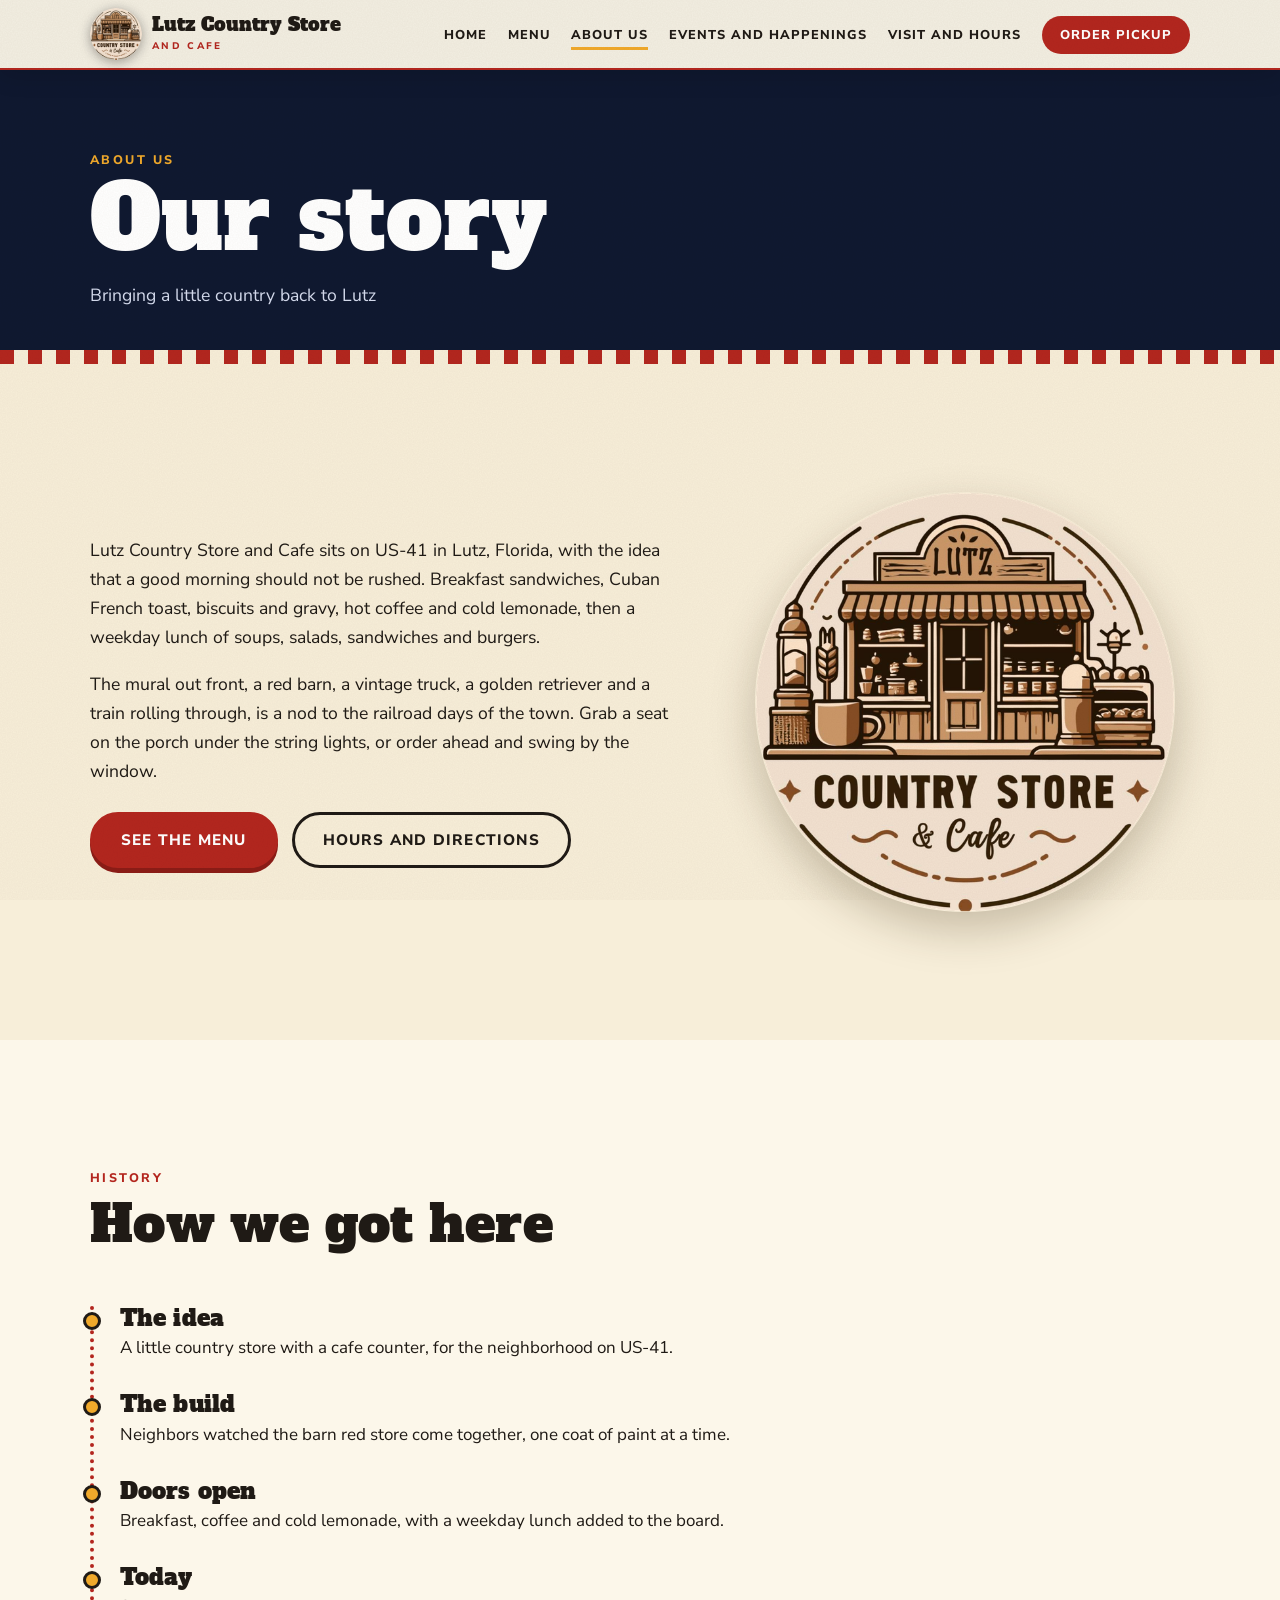
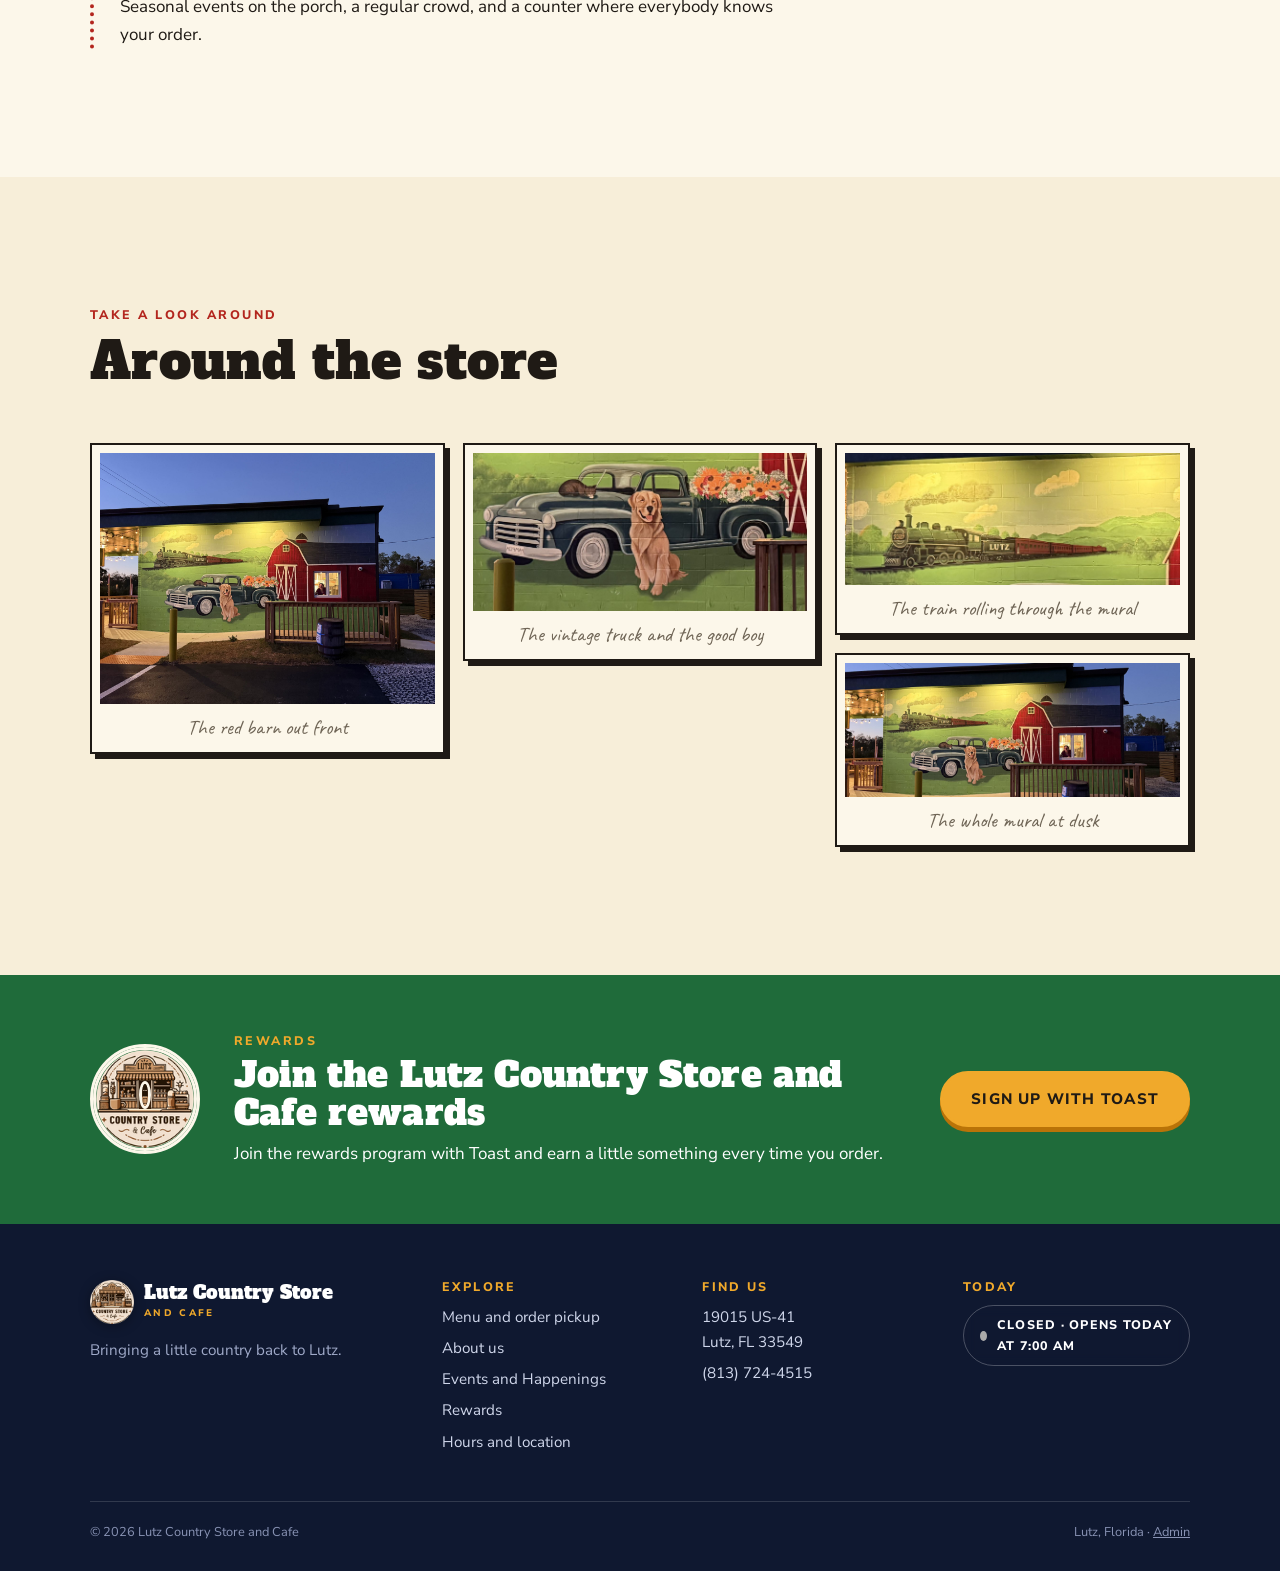
<file: about.html>
<!doctype html>
<html lang="en"><head><meta name="robots" content="noindex,nofollow"><meta charset="utf-8"><meta name="viewport" content="width=device-width,initial-scale=1">
<title>About Us | Lutz Country Store and Cafe</title><meta name="description" content="The story of Lutz Country Store and Cafe on US-41 in Lutz, Florida, with photos and rewards.">
<meta property="og:title" content="About Us | Lutz Country Store and Cafe"><meta property="og:description" content="The story of Lutz Country Store and Cafe on US-41 in Lutz, Florida, with photos and rewards."><meta property="og:image" content="img/hero.jpg">
<meta name="theme-color" content="#b3261e"><link rel="icon" href="img/favicon.png" type="image/png">
<link rel="preconnect" href="https://fonts.googleapis.com"><link rel="preconnect" href="https://fonts.gstatic.com" crossorigin>
<link href="https://fonts.googleapis.com/css2?family=Alfa+Slab+One&family=Caveat:wght@600&family=Nunito+Sans:wght@400;600;700;800&display=swap" rel="stylesheet">
<link rel="stylesheet" href="css/style.css?v=34"></head>
<body><a class="skip" href="#main">Skip to content</a>
<header class="site-header"><div class="wrap">
<a class="brand" href="index.html" aria-label="Lutz Country Store and Cafe, home"><span class="logo-anim " style="--la:52px"><img src="img/logo-sm.png" alt="" width="52" height="52"><span class="la-in"></span><img class="la-door" src="img/logo-door.png" alt=""><span class="la-halo"></span><span class="la-bulb"></span></span><span>Lutz Country Store<small>and Cafe</small></span></a>
<ul class="nav"><li><a href="index.html">Home</a></li><li><a href="menu.html">Menu</a></li><li><a href="about.html" aria-current="page">About Us</a></li><li><a href="index.html#events">Events and Happenings</a></li><li><a href="visit.html">Visit and Hours</a></li><li><a class="cta" href="https://order.toasttab.com/online/lutz-country-store-19015-us-41" target="_blank" rel="noopener" data-order>Order pickup</a></li></ul>
<button class="burger" aria-label="Menu" aria-expanded="false"><span></span><span></span><span></span></button>
</div></header>
<main id="main">

<section class="page-hero"><div class="wrap"><p class="eyebrow">About us</p><h1>Our story</h1><p class="lead" data-about-title></p></div></section>
<section class="sec"><div class="wrap about-grid"><div class="about-copy" data-about-body></div><span class="logo-anim about-logo" style="--la:420px"><img src="img/logo.png" alt="" width="420" height="420"><span class="la-in"></span><img class="la-door" src="img/logo-door.png" alt=""><span class="la-halo"></span><span class="la-bulb"></span></span></div></section>
<section class="sec history"><div class="wrap"><div class="sec-head rv"><p class="eyebrow">History</p><h2>How we got here</h2></div><ol class="timeline" data-timeline></ol></div></section>
<section class="sec gallery-sec" id="photos"><div class="wrap"><div class="sec-head rv"><p class="eyebrow">Take a look around</p><h2>Around the store</h2></div><div class="gallery" data-gallery></div></div></section>
<section class="loyalty" id="rewards"><div class="wrap loy"><span class="logo-anim " style="--la:110px"><img src="img/logo-sm.png" alt="" width="110" height="110"><span class="la-in"></span><img class="la-door" src="img/logo-door.png" alt=""><span class="la-halo"></span><span class="la-bulb"></span></span><div><p class="eyebrow">Rewards</p><h2>Join the Lutz Country Store and Cafe rewards</h2><p data-loyalty-text></p></div><a class="btn sun" data-loyalty href="#" target="_blank" rel="noopener">Sign up with Toast</a></div></section>
</main>
<footer class="site-footer"><div class="wrap"><div class="foot-grid">
<div class="foot-brand"><a class="brand" href="index.html"><img src="img/logo-sm.png" alt="" width="52" height="52"><span>Lutz Country Store<small>and Cafe</small></span></a><p>Bringing a little country back to Lutz.</p></div>
<div><h3>Explore</h3><ul><li><a href="menu.html">Menu and order pickup</a></li><li><a href="about.html">About us</a></li><li><a href="index.html#events">Events and Happenings</a></li><li><a href="about.html#rewards">Rewards</a></li><li><a href="visit.html">Hours and location</a></li></ul></div>
<div><h3>Find us</h3><ul><li><a href="https://www.google.com/maps?q=19015%20US-41%2C%20Lutz%2C%20FL%2033549" target="_blank" rel="noopener">19015 US-41<br>Lutz, FL 33549</a></li><li><a href="tel:8137244515">(813) 724-4515</a></li></ul></div>
<div><h3>Today</h3><ul><li><span class="open-badge" style="margin:0;background:transparent;border-color:rgba(255,255,255,.25)"><span class="dot"></span><span class="txt">Checking hours…</span></span></li></ul></div>
</div><div class="copy"><span>© 2026 Lutz Country Store and Cafe</span><span>Lutz, Florida · <a href="admin.html" rel="nofollow">Admin</a></span></div></div></footer>
<script src="js/store.js?v=33"></script><script src="js/shop.js?v=33"></script><script src="js/main.js?v=33"></script></body></html>
</file>
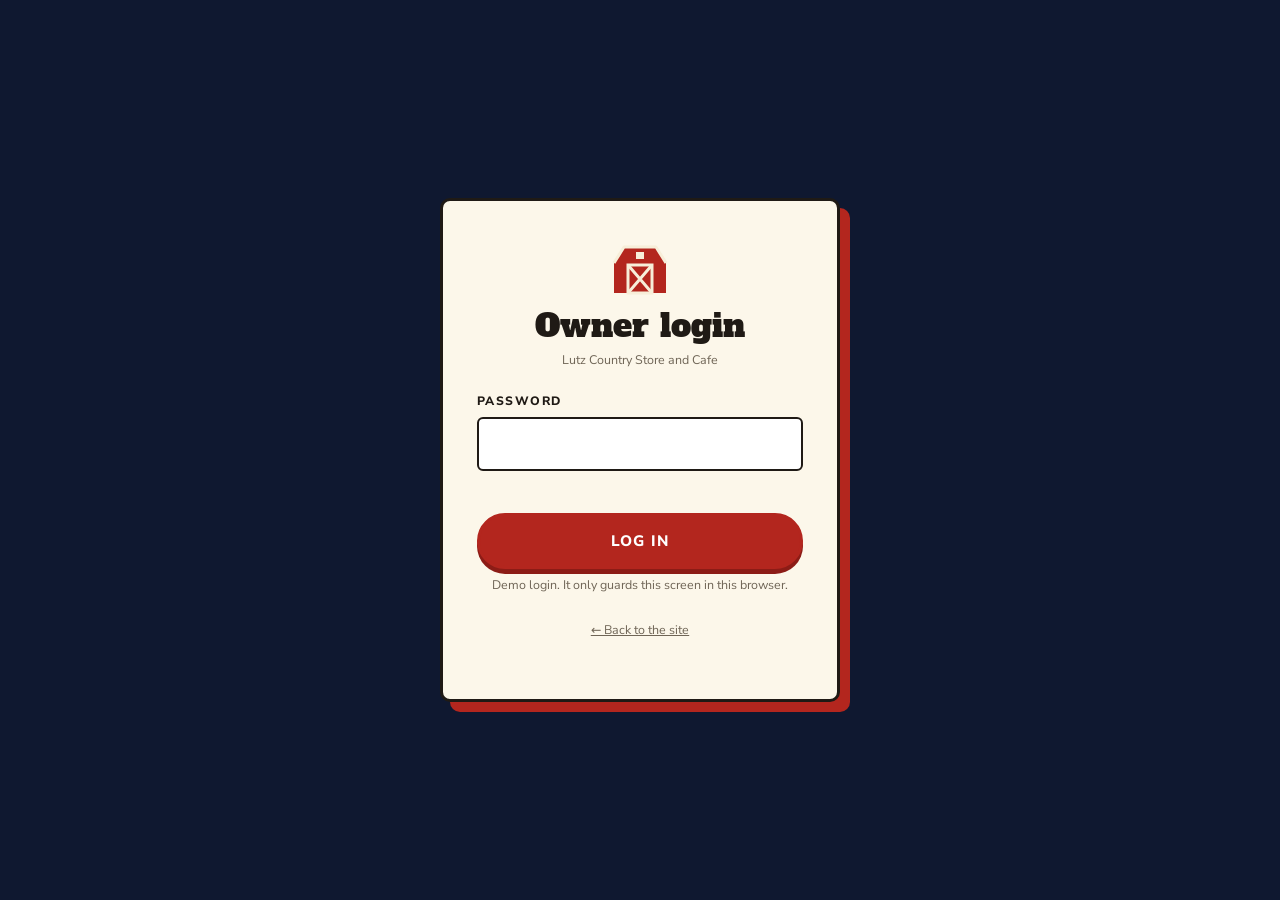
<file: admin.html>
<!doctype html>
<html lang="en"><head><meta charset="utf-8"><meta name="viewport" content="width=device-width,initial-scale=1">
<title>Admin | Lutz Country Store</title><meta name="robots" content="noindex,nofollow">
<meta name="theme-color" content="#0f1830"><link rel="icon" href="img/barn.svg" type="image/svg+xml">
<link rel="preconnect" href="https://fonts.googleapis.com"><link rel="preconnect" href="https://fonts.gstatic.com" crossorigin>
<link href="https://fonts.googleapis.com/css2?family=Alfa+Slab+One&family=Nunito+Sans:wght@400;600;700;800&display=swap" rel="stylesheet">
<link rel="stylesheet" href="css/style.css?v=34"><link rel="stylesheet" href="css/admin.css?v=34"></head>
<body class="admin">
<div id="login" class="login" hidden>
  <form id="loginform" class="login-box" autocomplete="off">
    <img src="img/barn.svg" alt="" width="64" height="64"><h1>Owner login</h1><p class="fine">Lutz Country Store and Cafe</p>
    <label class="fld">Password<input type="password" id="pw" required autocomplete="current-password"></label>
    <p class="form-msg err" id="loginmsg" role="alert"></p>
    <button class="btn block" type="submit">Log in</button>
    <p class="fine">Demo login. It only guards this screen in this browser.</p>
    <p class="fine"><a href="index.html">← Back to the site</a></p>
  </form>
</div>
<div id="app" hidden>
  <header class="a-top">
    <a class="a-brand" href="index.html" title="View site"><img src="img/logo-sm.png" alt="" width="34" height="34"><span>Admin</span></a>
    <nav class="a-tabs" role="tablist" aria-label="Admin sections">
      <button role="tab" data-tab="menu" class="on">Menu</button>
      <button role="tab" data-tab="events">Events and Happenings</button>
      <button role="tab" data-tab="photos">Photos</button>
      <button role="tab" data-tab="site">Site</button>
      <button role="tab" data-tab="orders">Orders <i id="newcount" hidden></i></button>
      <button role="tab" data-tab="reports">Reports</button>
      <button role="tab" data-tab="settings">Settings</button>
      <button role="tab" data-tab="data">Data</button>
    </nav>
    <div class="a-right"><a class="btn ghost mini" href="index.html" target="_blank" rel="noopener">View site ↗</a><button class="btn ghost mini" id="logout" type="button">Log out</button></div>
  </header>
  <main class="a-main">
    <section id="tab-menu" class="a-pane">
      <div class="stats" id="stats"></div>
      <div class="a-bar"><input type="search" id="q" placeholder="Search menu items…" aria-label="Search"><select id="cat" aria-label="Category"></select><button class="btn" id="addbtn" type="button">+ Add item</button></div>
      <div id="plist" class="plist"></div>
      <p class="fine">Tip: change a price right in the list, or flip <b>Available</b> off when you run out. Both save instantly. Open <b>Edit</b> to manage add-ons like bread, milk, extra shot and bacon.</p>
    </section>
    <section id="tab-events" class="a-pane" hidden>
      <div class="a-bar"><h2>Events and Happenings</h2><button class="btn" id="addev" type="button">+ Add event</button></div>
      <p class="fine" style="margin-bottom:16px">Events show on the home page in date order. Past events hide themselves. Changes save instantly. Turn <b>Show on site</b> off to keep a draft.</p>
      <div id="evlist"></div>
    </section>
    <section id="tab-photos" class="a-pane" hidden>
      <div class="a-bar"><h2>Photos</h2><label class="btn" for="photoin" style="cursor:pointer">+ Add photos<input type="file" id="photoin" accept="image/*" multiple hidden></label></div>
      <p class="fine" style="margin-bottom:16px">These show in the gallery on the home page and the About Us page. Photos are shrunk to fit. Use the arrows to reorder; the first six show on the home page.</p>
      <div id="photolist" class="photolist"></div>
    </section>
    <section id="tab-site" class="a-pane" hidden>
      <h2>Site</h2>
      <form id="siteform" class="set">
        <h3>Holiday theme</h3>
        <label>Theme <small>Saves as soon as you pick one</small><select name="theme" title="Pick a holiday theme"><option value="auto" title="Switches themes on its own by date: Valentine&#x27;s Day Feb 1 to 15, Fourth of July Jul 1 to 5, Fall and Thanksgiving Oct 1 to Nov 30, Christmas Dec 1 to 26, New Year Dec 27 to Jan 3.">Automatic by date</option><option value="none" title="No holiday decorations. The train and page stay plain.">Off</option><option value="fall" title="Leaves and a turkey on the train, a pumpkin at the station, drifting leaves and warm string lights.">Fall and Thanksgiving</option><option value="christmas" title="Twinkling lights, presents and a Santa hat on the train, a Christmas tree with presents at the station, snow and colored lights.">Christmas</option><option value="newyear" title="Fireworks across the page, streamers and balloons on the train, gold and silver lights.">New Year</option><option value="valentines" title="Hearts on the train and station, hearts drifting down the page, pink lights.">Valentine's Day</option><option value="july4" title="Fireworks across the page, red white and blue bunting and a flag on the train and station.">Fourth of July</option></select></label><p class="fine" id="themedesc"></p>
        <p class="fine" id="themenow"></p><p class="fine">Automatic schedule: Valentine's Day Feb 1 to 15 · Fourth of July Jul 1 to 5 · Fall and Thanksgiving Oct 1 to Nov 30 · Christmas Dec 1 to 26 · New Year Dec 27 to Jan 3. Other days have no theme.</p>
        <h3>Rewards signup</h3>
        <label>Signup link <small>Paste the Toast rewards signup link here</small><input name="loyaltyUrl" type="url" placeholder="https://"></label>
        <label>Message<textarea name="loyaltyText" rows="2" maxlength="200"></textarea></label>
        <h3>About Us page</h3>
        <label>Headline<input name="aboutTitle" maxlength="120"></label>
        <label>Our story <small>Separate paragraphs with a blank line</small><textarea name="aboutBody" rows="9"></textarea></label>
        <p class="fldlabel">History timeline</p><div id="tlist"></div><button type="button" class="btn ghost mini" id="addtl">+ Add a milestone</button>
        <div><button class="btn" type="submit">Save site changes</button></div>
      </form>
    </section>
    <section id="tab-orders" class="a-pane" hidden>
      <div class="a-bar"><h2>Orders</h2><select id="ofilter" aria-label="Filter orders"><option value="active">Active</option><option value="all">All</option></select><button class="btn ghost mini" id="csv" type="button">Export CSV</button></div>
      <div id="olist"></div>
    </section>
    <section id="tab-reports" class="a-pane" hidden>
      <div class="a-bar"><h2>Reports</h2><select id="range" aria-label="Date range"><option value="7">Last 7 days</option><option value="30" selected>Last 30 days</option><option value="90">Last 90 days</option><option value="0">All time</option></select><button class="btn ghost mini" id="repcsv" type="button">Export item sales CSV</button></div>
      <div id="repbody"></div>
    </section>
    <section id="tab-settings" class="a-pane" hidden>
      <h2>Settings</h2>
      <form id="setform" class="set">
        <label class="chk"><input type="checkbox" name="accepting"> Accepting online orders <small>Turn off to pause pickup orders when the kitchen is slammed.</small></label>
        <div class="two"><label>Prep time (minutes)<input type="number" min="5" step="1" name="prepMin"></label><label>Sales tax (%) <small>Confirm your rate</small><input type="number" step="0.01" min="0" name="taxRate"></label></div>
        <h3>Ordering times</h3>
        <div class="two"><label>Breakfast served until<input type="time" name="breakfastEnd"></label><label>Lunch starts at<input type="time" name="lunchStart"></label></div>
        <div class="chk" id="lunchdays" style="display:flex;gap:14px;flex-wrap:wrap;align-items:center"><b>Lunch served on:</b><label class="chk"><input type="checkbox" value="1"> Mon</label><label class="chk"><input type="checkbox" value="2"> Tue</label><label class="chk"><input type="checkbox" value="3"> Wed</label><label class="chk"><input type="checkbox" value="4"> Thu</label><label class="chk"><input type="checkbox" value="5"> Fri</label><label class="chk"><input type="checkbox" value="6"> Sat</label><label class="chk"><input type="checkbox" value="0"> Sun</label></div>
        <p class="fine">Online orders only work while the store is open (see Hours below). Breakfast items stop being orderable at the breakfast cutoff, and lunch items start at the lunch time on the days checked. Set each category's menu under Menu categories.</p>
        <label>Tip buttons (percentages, comma separated)<input name="tips" placeholder="0, 10, 15, 20"></label>
        <h3>Hours</h3><div id="hoursed"></div>
        <div><button class="btn" type="submit">Save settings</button></div>
      </form>
      <h2 style="margin-top:44px">Menu categories</h2><div id="catlist" class="catlist"></div>
      <h2 style="margin-top:44px">Change password</h2>
      <form id="pwform" class="set"><label>Current password<input type="password" name="cur" required autocomplete="current-password"></label><label>New password <small>(8 or more characters)</small><input type="password" name="np" minlength="8" required autocomplete="new-password"></label><label>Confirm new password<input type="password" name="np2" minlength="8" required autocomplete="new-password"></label><div><button class="btn ghost" type="submit">Update password</button></div><p class="fine">The password is stored scrambled (hashed), not as text. In this demo it is saved in this browser, so after you change it here, other devices still use the original password.</p></form>
    </section>
    <section id="tab-data" class="a-pane" hidden>
      <h2>Data and backup</h2>
      <div class="notice"><b>How saving works in this demo.</b> Menu, photos, orders and settings are saved inside <em>this browser</em>. Customers on other devices will not see your edits until the store is connected to a real database. Download a backup regularly.</div>
      <div class="meter"><span id="usage"></span><div class="bar"><i id="usagebar"></i></div></div>
      <div class="data-actions"><button class="btn" id="export" type="button">Download backup (.json)</button><label class="btn ghost" for="import" style="cursor:pointer">Restore from backup<input type="file" id="import" accept="application/json,.json" hidden></label><button class="btn ghost danger" id="reset" type="button">Reset menu to defaults</button></div>
      <p class="form-msg" id="datamsg" role="status"></p>
    </section>
  </main>
  <dialog id="editor" class="editor" aria-labelledby="edtitle">
    <form id="edform" method="dialog">
      <div class="ed-head"><h2 id="edtitle">Add item</h2><button type="button" class="x" id="edclose" aria-label="Close">×</button></div>
      <div class="ed-body"><div class="ed-cols">
        <div>
          <label class="fld">Name<input name="name" required maxlength="80"></label>
          <div class="two"><label class="fld">Category<select name="cat"></select></label><label class="fld">Price ($)<input name="price" type="number" step="0.01" min="0" required></label></div>
          <label class="fld">Description<textarea name="desc" rows="3"></textarea></label>
          <label class="fld">Ribbon <small>(optional, e.g. New, Seasonal)</small><input name="badge" maxlength="20"></label>
          <div class="checks"><label class="chk"><input type="checkbox" name="available"> Available today</label><label class="chk"><input type="checkbox" name="published"> Show on menu</label><label class="chk"><input type="checkbox" name="featured"> Feature on home page</label><label class="chk"><input type="checkbox" name="est"> Price needs confirming</label></div>
          <p class="fldlabel" style="margin-top:22px">Add-ons and options <small>Sizes, bread, milk, extras. Customers see these when they tap the item.</small></p>
          <div id="groups"></div>
          <button type="button" class="btn ghost mini" id="addgroup">+ Add an option group</button>
        </div>
        <div>
          <p class="fldlabel">Photos <small>Optional. First photo is the main image</small></p>
          <div id="drop" class="drop" tabindex="0" role="button" aria-label="Add photos"><input type="file" id="files" accept="image/*" multiple hidden><b>Drop photos here</b><span>or click to choose</span></div>
          <div id="photos" class="photos"></div>
          <div class="urlrow"><input type="url" id="urlin" placeholder="…or paste an image URL"><button type="button" class="btn ghost mini" id="urladd">Add</button></div>
          <p class="fine" id="photonote">Photos are resized and compressed automatically.</p>
        </div>
      </div></div>
      <div class="ed-foot"><p class="form-msg err" id="edmsg" role="alert"></p><button type="button" class="btn ghost" id="edcancel">Cancel</button><button type="submit" class="btn" id="edsave">Save item</button></div>
    </form>
  </dialog>
  <div id="toast" class="toast" role="status" aria-live="polite"></div>
</div>
<script>window.THEME_DESC={"auto": "Switches themes on its own by date: Valentine's Day Feb 1 to 15, Fourth of July Jul 1 to 5, Fall and Thanksgiving Oct 1 to Nov 30, Christmas Dec 1 to 26, New Year Dec 27 to Jan 3.", "none": "No holiday decorations. The train and page stay plain.", "fall": "Leaves and a turkey on the train, a pumpkin at the station, drifting leaves and warm string lights.", "christmas": "Twinkling lights, presents and a Santa hat on the train, a Christmas tree with presents at the station, snow and colored lights.", "newyear": "Fireworks across the page, streamers and balloons on the train, gold and silver lights.", "valentines": "Hearts on the train and station, hearts drifting down the page, pink lights.", "july4": "Fireworks across the page, red white and blue bunting and a flag on the train and station."};</script><script src="js/store.js?v=33"></script><script src="js/admin.js?v=33"></script>
</body></html>
</file>
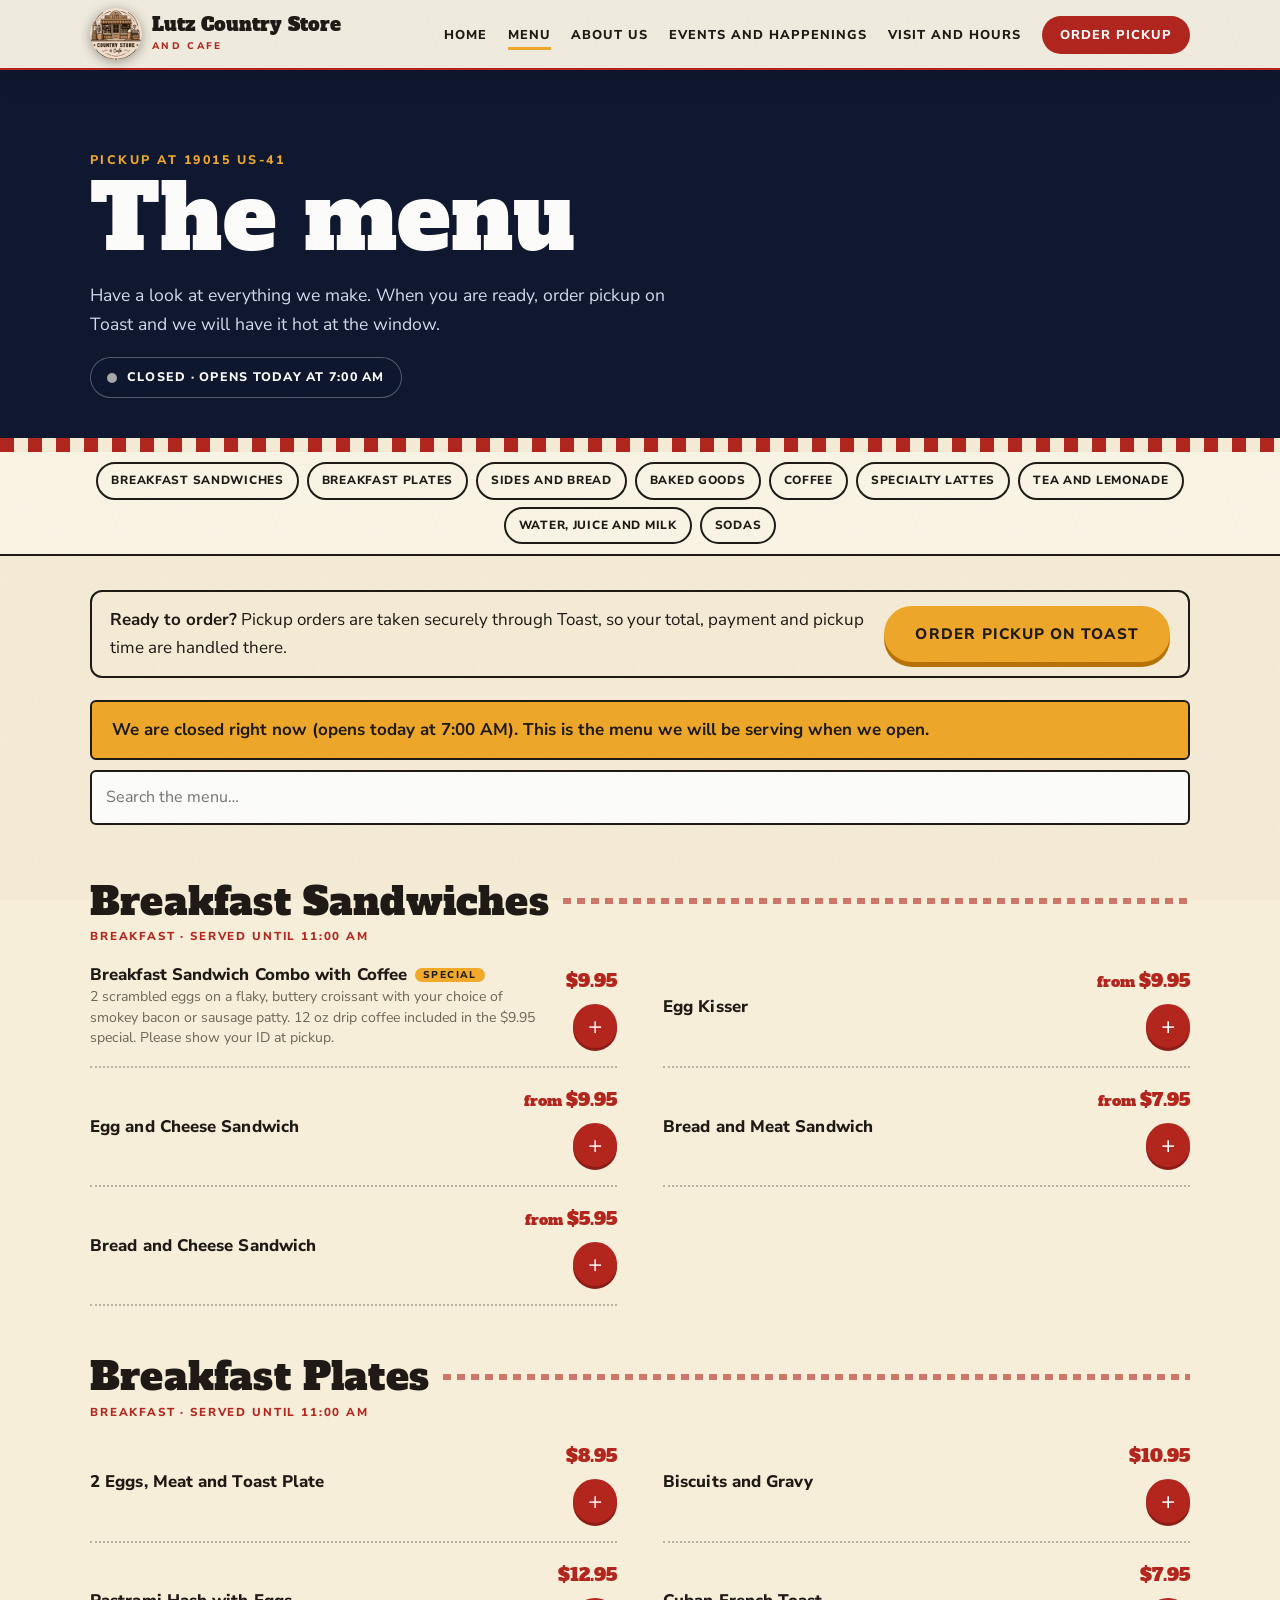
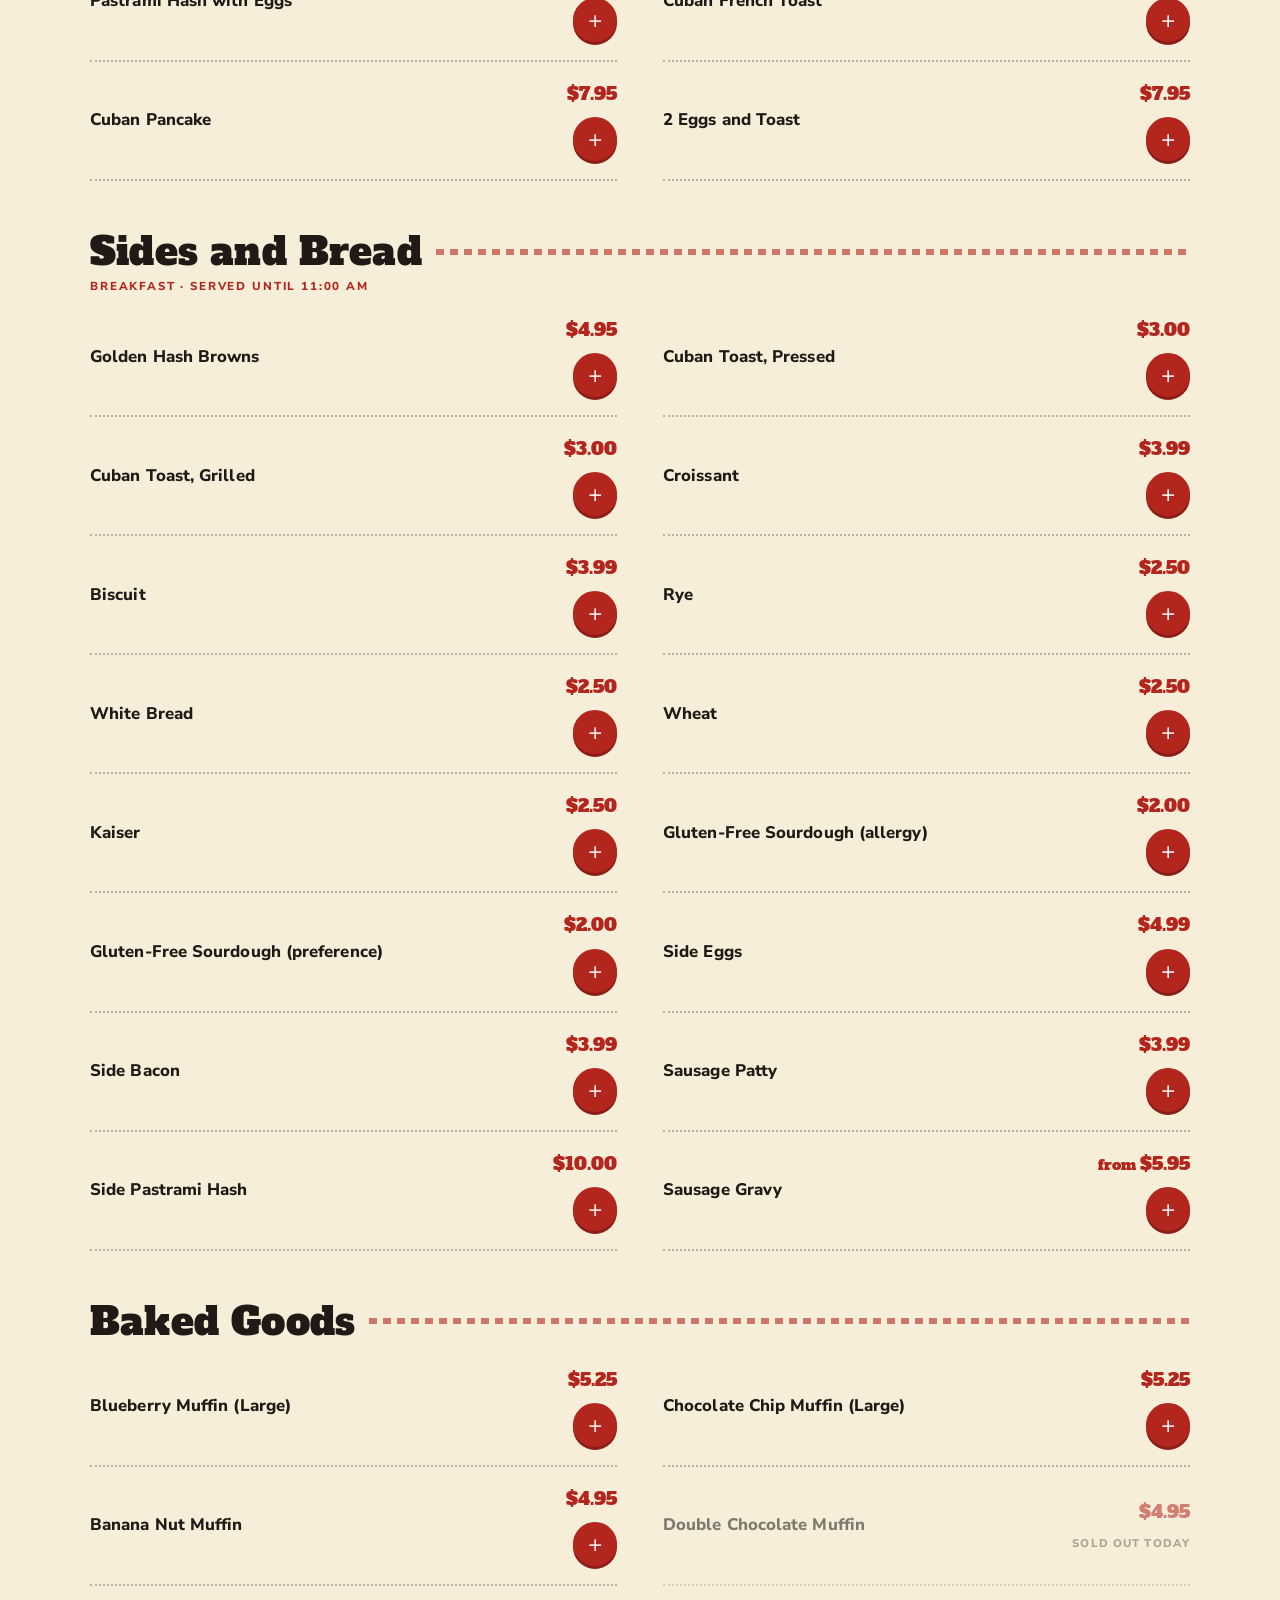
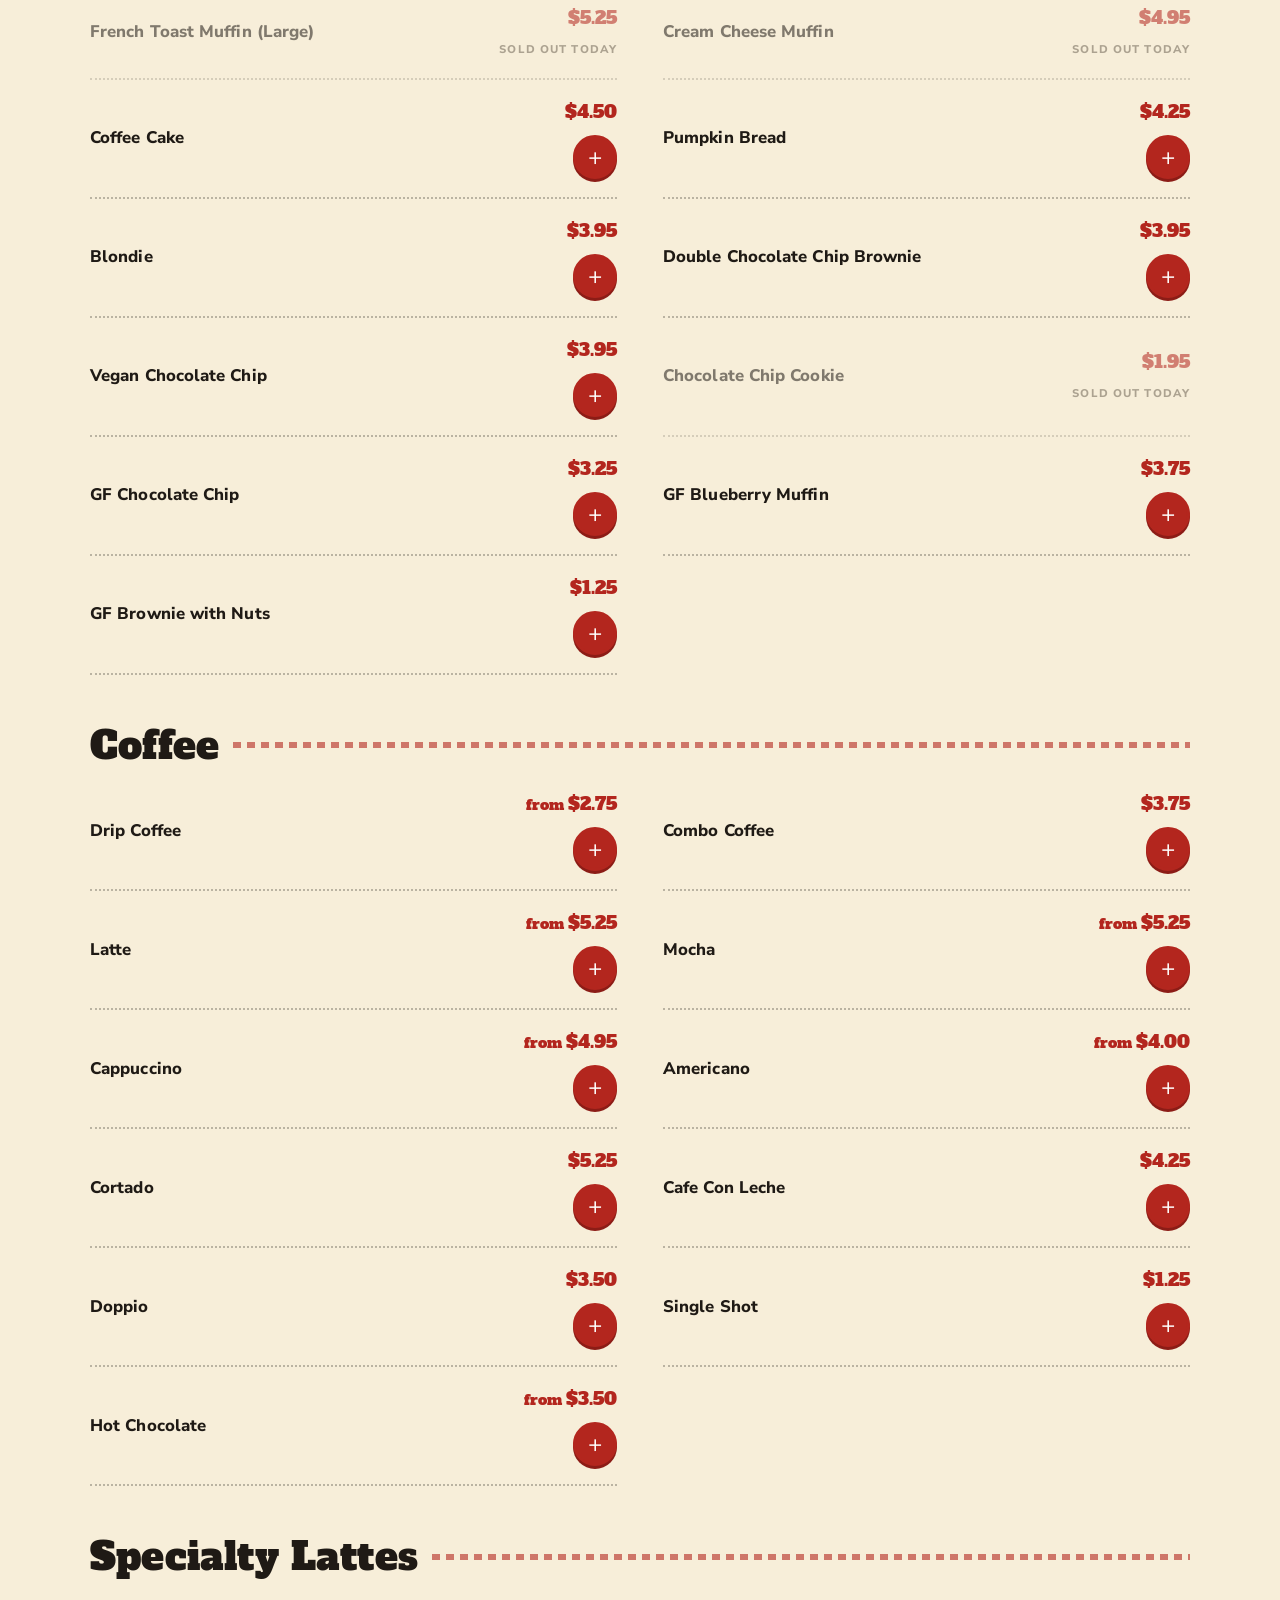
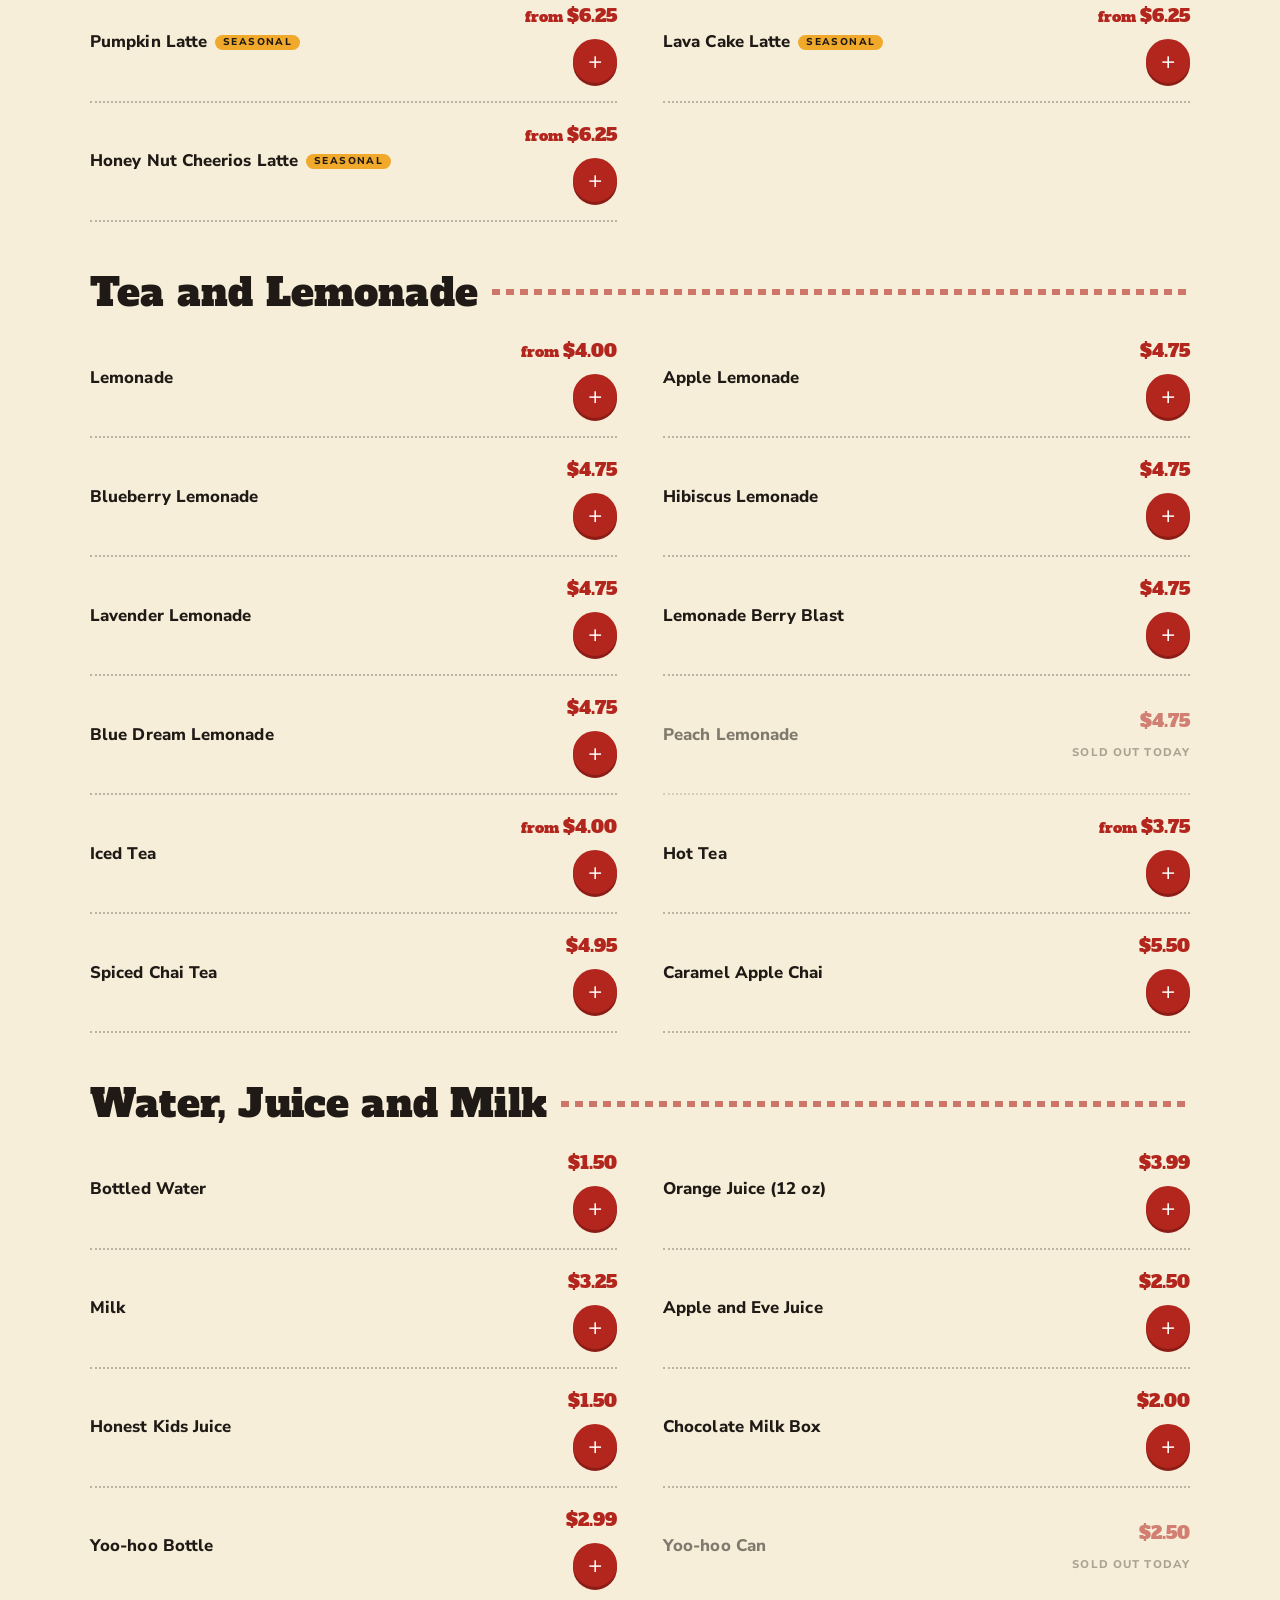
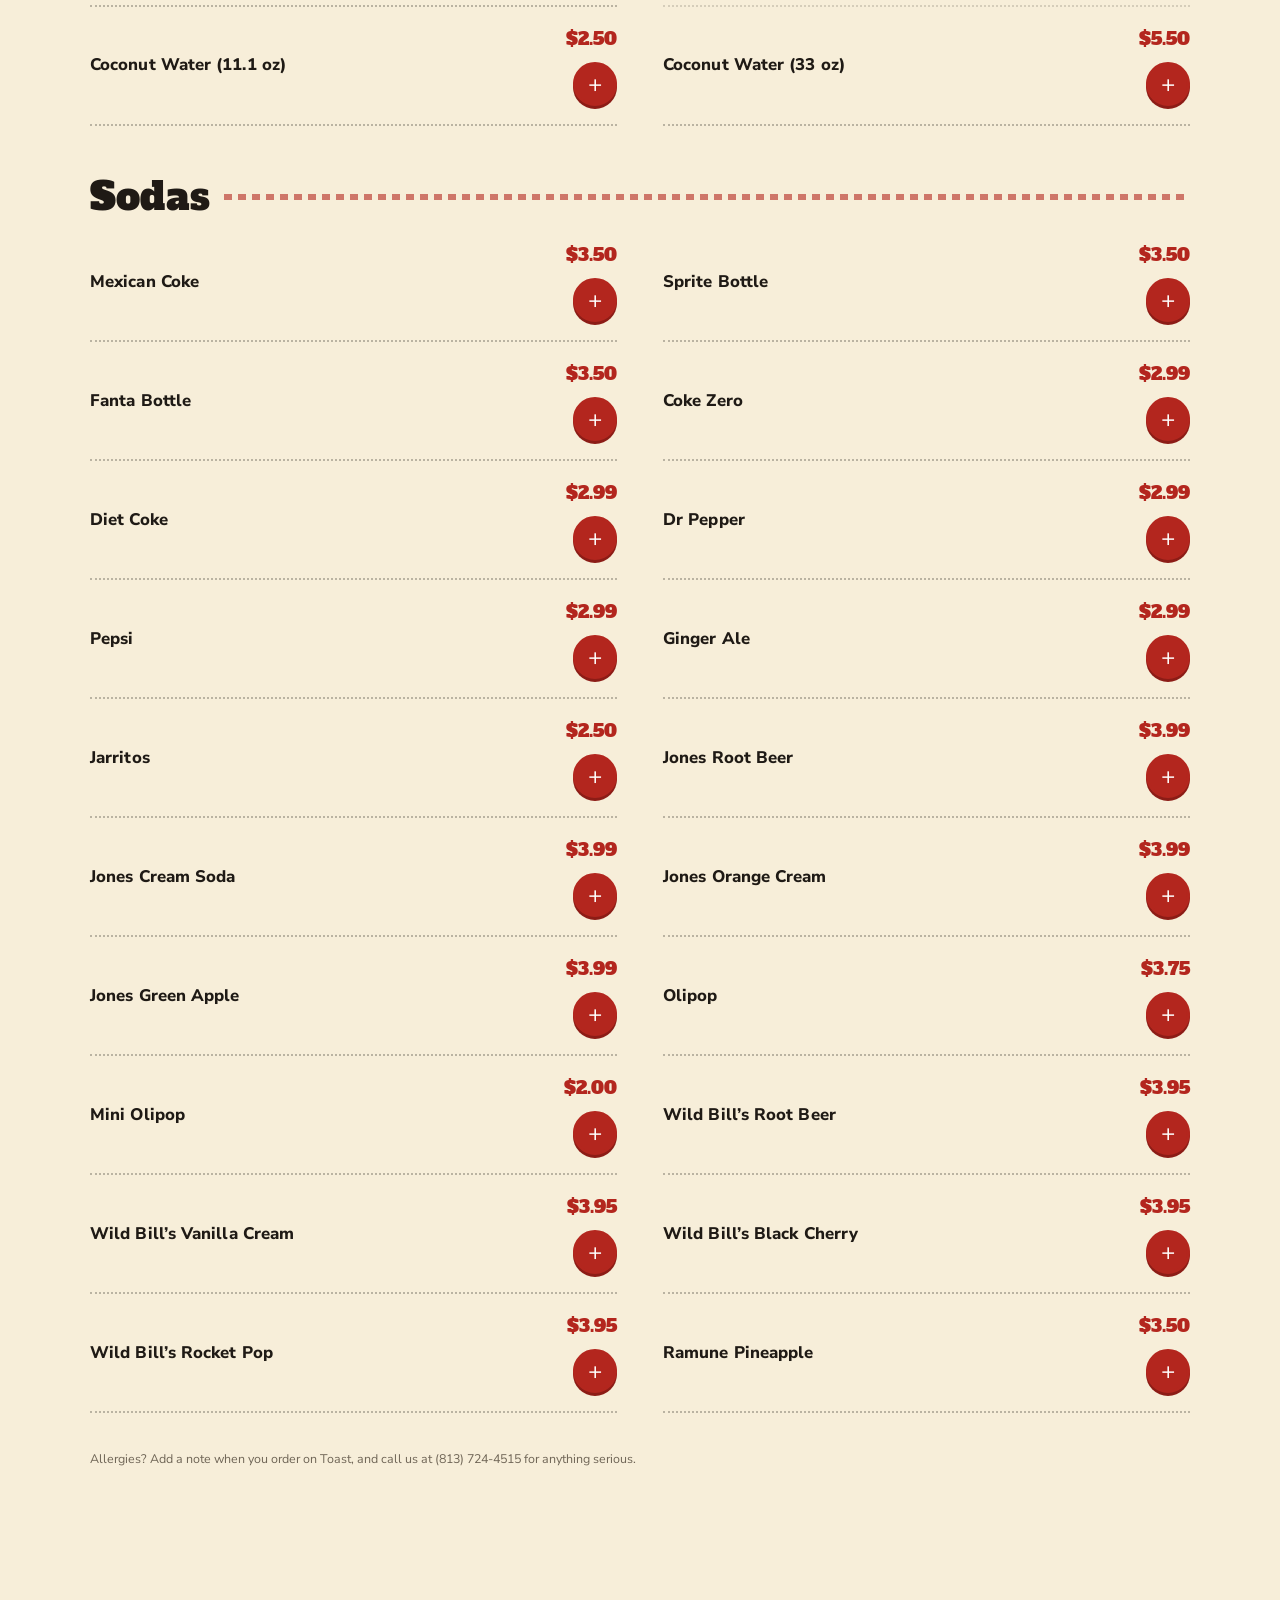
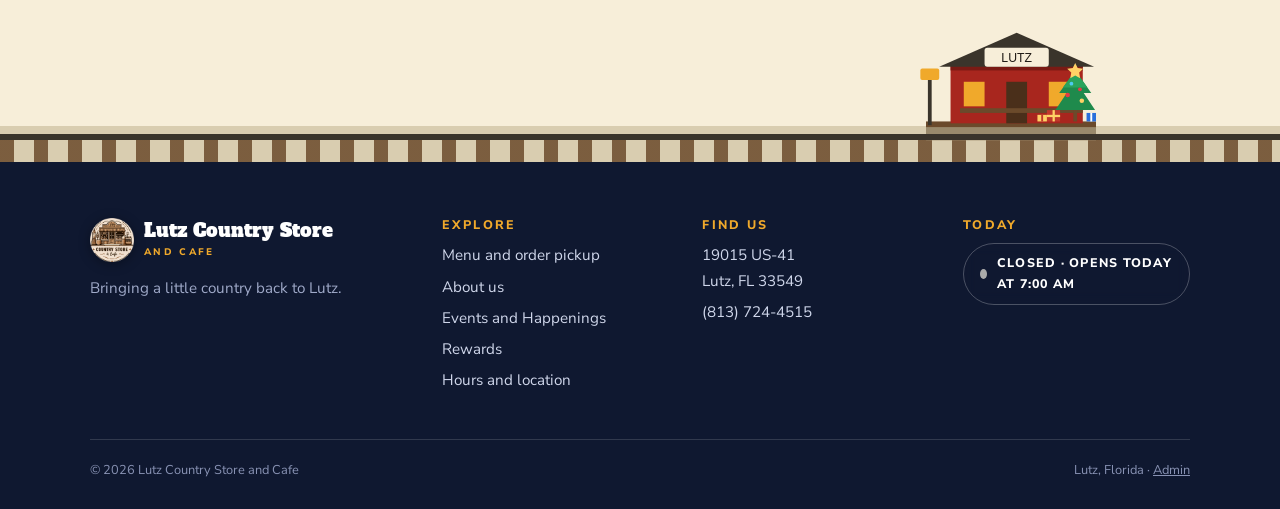
<file: menu.html>
<!doctype html>
<html lang="en"><head><meta name="robots" content="noindex,nofollow"><meta charset="utf-8"><meta name="viewport" content="width=device-width,initial-scale=1">
<title>Menu and Order Pickup | Lutz Country Store and Cafe</title><meta name="description" content="Order breakfast, coffee, lemonade and more for pickup at Lutz Country Store and Cafe on US-41.">
<meta property="og:title" content="Menu and Order Pickup | Lutz Country Store and Cafe"><meta property="og:description" content="Order breakfast, coffee, lemonade and more for pickup at Lutz Country Store and Cafe on US-41."><meta property="og:image" content="img/hero.jpg">
<meta name="theme-color" content="#b3261e"><link rel="icon" href="img/favicon.png" type="image/png">
<link rel="preconnect" href="https://fonts.googleapis.com"><link rel="preconnect" href="https://fonts.gstatic.com" crossorigin>
<link href="https://fonts.googleapis.com/css2?family=Alfa+Slab+One&family=Caveat:wght@600&family=Nunito+Sans:wght@400;600;700;800&display=swap" rel="stylesheet">
<link rel="stylesheet" href="css/style.css?v=34"></head>
<body><a class="skip" href="#main">Skip to content</a>
<header class="site-header"><div class="wrap">
<a class="brand" href="index.html" aria-label="Lutz Country Store and Cafe, home"><span class="logo-anim " style="--la:52px"><img src="img/logo-sm.png" alt="" width="52" height="52"><span class="la-in"></span><img class="la-door" src="img/logo-door.png" alt=""><span class="la-halo"></span><span class="la-bulb"></span></span><span>Lutz Country Store<small>and Cafe</small></span></a>
<ul class="nav"><li><a href="index.html">Home</a></li><li><a href="menu.html" aria-current="page">Menu</a></li><li><a href="about.html">About Us</a></li><li><a href="index.html#events">Events and Happenings</a></li><li><a href="visit.html">Visit and Hours</a></li><li><a class="cta" href="https://order.toasttab.com/online/lutz-country-store-19015-us-41" target="_blank" rel="noopener" data-order>Order pickup</a></li></ul>
<button class="burger" aria-label="Menu" aria-expanded="false"><span></span><span></span><span></span></button>
</div></header>
<main id="main">

<section class="page-hero"><div class="wrap"><p class="eyebrow">Pickup at 19015 US-41</p><h1>The menu</h1><p class="lead">Have a look at everything we make. When you are ready, order pickup on Toast and we will have it hot at the window.</p><div class="open-badge"><span class="dot"></span><span class="txt">Checking hours…</span></div></div></section>
<nav class="catnav" id="catnav" aria-label="Menu categories"></nav>
<section class="sec" style="padding-top:34px"><div class="wrap">
<div class="order-banner"><p><b>Ready to order?</b> Pickup orders are taken securely through Toast, so your total, payment and pickup time are handled there.</p><a class="btn sun" href="https://order.toasttab.com/online/lutz-country-store-19015-us-41" target="_blank" rel="noopener" data-order>Order pickup on Toast</a></div>
<div class="closed-note" id="closednote" hidden></div>
<div class="menu-tools"><input type="search" id="mq" placeholder="Search the menu…" aria-label="Search the menu"></div>
<div id="menu-root"></div>
<p class="fine" style="margin-top:36px">Allergies? Add a note when you order on Toast, and call us at (813) 724-4515 for anything serious.</p>
</div></section>
<div class="rail tall stop early" aria-hidden="true"><svg class="train" viewBox="0 0 520 96" aria-hidden="true"><g class="bob"><rect x="6" y="44" width="100" height="30" rx="3" fill="#8c1c16"/><rect x="4" y="40" width="104" height="6" rx="3" fill="#5e120e"/><rect x="14" y="50" width="12" height="10" fill="#f7eed9"/><rect x="32" y="50" width="12" height="10" fill="#f7eed9"/><rect x="50" y="50" width="12" height="10" fill="#f7eed9"/><rect x="68" y="50" width="12" height="10" fill="#f7eed9"/><rect x="86" y="50" width="12" height="10" fill="#f7eed9"/><circle cx="22" cy="80" r="7" fill="#222"/><circle cx="90" cy="80" r="7" fill="#222"/><rect x="112" y="44" width="100" height="30" rx="3" fill="#8c1c16"/><rect x="110" y="40" width="104" height="6" rx="3" fill="#5e120e"/><rect x="120" y="50" width="12" height="10" fill="#f7eed9"/><rect x="138" y="50" width="12" height="10" fill="#f7eed9"/><rect x="156" y="50" width="12" height="10" fill="#f7eed9"/><rect x="174" y="50" width="12" height="10" fill="#f7eed9"/><rect x="192" y="50" width="12" height="10" fill="#f7eed9"/><circle cx="128" cy="80" r="7" fill="#222"/><circle cx="196" cy="80" r="7" fill="#222"/><rect x="218" y="44" width="100" height="30" rx="3" fill="#8c1c16"/><rect x="216" y="40" width="104" height="6" rx="3" fill="#5e120e"/><rect x="226" y="50" width="12" height="10" fill="#f7eed9"/><rect x="244" y="50" width="12" height="10" fill="#f7eed9"/><rect x="262" y="50" width="12" height="10" fill="#f7eed9"/><rect x="280" y="50" width="12" height="10" fill="#f7eed9"/><rect x="298" y="50" width="12" height="10" fill="#f7eed9"/><circle cx="234" cy="80" r="7" fill="#222"/><circle cx="302" cy="80" r="7" fill="#222"/><rect x="326" y="46" width="46" height="28" fill="#262626"/><text x="331" y="65" font-family="Arial Black,Arial" font-size="11" fill="#f7eed9">LUTZ</text><circle cx="342" cy="80" r="7" fill="#222"/><circle cx="360" cy="80" r="7" fill="#222"/><rect x="376" y="40" width="96" height="32" rx="14" fill="#1d1d22"/><rect x="376" y="26" width="36" height="46" fill="#2b2b31"/><rect x="372" y="22" width="44" height="6" fill="#b3261e"/><rect x="384" y="34" width="14" height="12" fill="#f0a92b"/><path d="M440 40V24l-4-6h24l-4 6v16z" fill="#1d1d22"/><rect x="418" y="34" width="14" height="8" rx="4" fill="#2b2b31"/><path d="M472 72l28 10h-28z" fill="#b3261e"/><circle cx="470" cy="50" r="4" fill="#f0a92b"/><circle cx="398" cy="80" r="11" fill="#17171b" stroke="#b3261e" stroke-width="3"/><circle cx="424" cy="80" r="11" fill="#17171b" stroke="#b3261e" stroke-width="3"/><circle cx="450" cy="80" r="11" fill="#17171b" stroke="#b3261e" stroke-width="3"/><circle cx="482" cy="85" r="6" fill="#17171b"/><g class="deco deco-fall"><g fill="#c0392b"><path d="M22 40c4-9 10-9 13-2z"/><path d="M130 40c4-9 10-9 13-2z"/><path d="M236 40c4-9 10-9 13-2z"/></g><g fill="#e8892b"><path d="M34 40c3-10 11-10 15-3z"/><path d="M144 40c3-10 11-10 15-3z"/><path d="M250 40c3-10 11-10 15-3z"/></g><g fill="#f0b42b"><path d="M48 40c4-8 10-8 12-2z"/><path d="M160 40c4-8 10-8 12-2z"/><path d="M264 40c4-8 10-8 12-2z"/></g><g fill="#8a4b1f"><path d="M62 40c3-7 9-7 12-1z"/><path d="M176 40c3-7 9-7 12-1z"/><path d="M278 40c3-7 9-7 12-1z"/></g>
<ellipse cx="92" cy="36" rx="9" ry="7" fill="#e8741f"/><rect x="91" y="27" width="2" height="4" fill="#4a7a2c"/>
<g transform="translate(349 40)"><g fill="#b3261e"><ellipse cx="-9" cy="-14" rx="3" ry="9" transform="rotate(-38 -9 -14)"/><ellipse cx="9" cy="-14" rx="3" ry="9" transform="rotate(38 9 -14)"/></g><g fill="#e8892b"><ellipse cx="-5" cy="-16" rx="3" ry="9" transform="rotate(-18 -5 -16)"/><ellipse cx="5" cy="-16" rx="3" ry="9" transform="rotate(18 5 -16)"/></g><ellipse cx="0" cy="-17" rx="3" ry="9" fill="#f0b42b"/><ellipse cx="0" cy="-5" rx="9" ry="7" fill="#7a4a21"/><circle cx="8" cy="-10" r="4" fill="#7a4a21"/><path d="M11 -10l4 1-4 2z" fill="#f0a92b"/><path d="M10 -7q2 3 0 4z" fill="#d22"/><circle cx="9" cy="-11" r="1" fill="#111"/></g></g>
<g class="deco deco-xmas"><path d="M6 43Q60 52 112 43T218 43T322 43" fill="none" stroke="#2b2b2b" stroke-width="1.4"/><g class="bulbs"><circle cx="14" cy="46" r="3.4" fill="#e63946"/><circle cx="38" cy="48" r="3.4" fill="#2ecc71"/><circle cx="62" cy="49" r="3.4" fill="#ffd166"/><circle cx="86" cy="48" r="3.4" fill="#4cc9f0"/><circle cx="110" cy="45" r="3.4" fill="#e63946"/><circle cx="130" cy="46" r="3.4" fill="#2ecc71"/><circle cx="154" cy="48" r="3.4" fill="#ffd166"/><circle cx="178" cy="49" r="3.4" fill="#4cc9f0"/><circle cx="202" cy="48" r="3.4" fill="#e63946"/><circle cx="224" cy="46" r="3.4" fill="#2ecc71"/><circle cx="248" cy="48" r="3.4" fill="#ffd166"/><circle cx="272" cy="49" r="3.4" fill="#4cc9f0"/><circle cx="296" cy="48" r="3.4" fill="#e63946"/><circle cx="318" cy="45" r="3.4" fill="#2ecc71"/><circle cx="384" cy="38" r="3" fill="#ffd166"/><circle cx="400" cy="38" r="3" fill="#e63946"/><circle cx="436" cy="52" r="3" fill="#2ecc71"/><circle cx="452" cy="52" r="3" fill="#4cc9f0"/></g>
<g><rect x="22" y="27" width="16" height="13" fill="#c0392b"/><rect x="29" y="27" width="2.5" height="13" fill="#ffd166"/><rect x="22" y="32" width="16" height="2.5" fill="#ffd166"/><rect x="44" y="31" width="12" height="9" fill="#1f8a4c"/><rect x="49" y="31" width="2" height="9" fill="#e63946"/>
<rect x="130" y="25" width="18" height="15" fill="#2a6fdb"/><rect x="138" y="25" width="2.5" height="15" fill="#ffd166"/><rect x="130" y="31" width="18" height="2.5" fill="#ffd166"/><rect x="154" y="31" width="13" height="9" fill="#e63946"/><rect x="159" y="31" width="2" height="9" fill="#fff"/>
<rect x="238" y="28" width="15" height="12" fill="#ffd166"/><rect x="244.5" y="28" width="2.5" height="12" fill="#c0392b"/><rect x="262" y="26" width="17" height="14" fill="#1f8a4c"/><rect x="269" y="26" width="2.5" height="14" fill="#fff"/><rect x="262" y="32" width="17" height="2.5" fill="#fff"/><rect x="286" y="32" width="12" height="8" fill="#9b5de5"/><rect x="291" y="32" width="2" height="8" fill="#ffd166"/></g>
<path d="M436 20l12-14 12 14z" fill="#d62828"/><rect x="434" y="18" width="28" height="4" rx="2" fill="#fff"/><circle cx="448" cy="5" r="3.5" fill="#fff"/>
<circle cx="472" cy="58" r="7" fill="none" stroke="#1f8a4c" stroke-width="3"/><circle cx="472" cy="51" r="2.6" fill="#d62828"/></g><g class="deco deco-newyear"><path d="M6 42Q60 54 112 42T218 42T322 42" fill="none" stroke="#d4af37" stroke-width="2"/><path d="M8 40Q62 50 114 40T220 40T324 40" fill="none" stroke="#c0c8d4" stroke-width="2"/>
<g stroke="#999" stroke-width=".8"><path d="M44 36V20M150 36V16M262 36V19M104 36V22M210 36V18"/></g><circle cx="44" cy="17" r="6" fill="#d4af37"/><circle cx="150" cy="13" r="6.5" fill="#c0c8d4"/><circle cx="262" cy="16" r="6" fill="#4cc9f0"/><circle cx="104" cy="19" r="5.5" fill="#e63946"/><circle cx="210" cy="15" r="6" fill="#9b5de5"/>
<g fill="#ffd166"><path d="M70 30l1.6 3.4 3.6.4-2.7 2.5.8 3.6-3.3-1.9-3.3 1.9.8-3.6-2.7-2.5 3.6-.4z"/><path d="M180 28l1.6 3.4 3.6.4-2.7 2.5.8 3.6-3.3-1.9-3.3 1.9.8-3.6-2.7-2.5 3.6-.4z"/><path d="M290 30l1.6 3.4 3.6.4-2.7 2.5.8 3.6-3.3-1.9-3.3 1.9.8-3.6-2.7-2.5 3.6-.4z"/></g>
<path d="M436 20l12-17 12 17z" fill="#d4af37"/><path d="M440 14l16 0M443 9l11 0" stroke="#fff" stroke-width="2"/><circle cx="448" cy="3" r="3" fill="#e63946"/></g>
<g class="deco deco-july4"><g><path d="M6 44q12 10 24 0z" fill="#d62828"/><path d="M30 44q12 10 24 0z" fill="#fff"/><path d="M54 44q12 10 24 0z" fill="#1d4ed8"/><path d="M78 44q12 10 24 0z" fill="#d62828"/><path d="M112 44q12 10 24 0z" fill="#fff"/><path d="M136 44q12 10 24 0z" fill="#1d4ed8"/><path d="M160 44q12 10 24 0z" fill="#d62828"/><path d="M184 44q12 10 24 0z" fill="#fff"/><path d="M218 44q12 10 24 0z" fill="#1d4ed8"/><path d="M242 44q12 10 24 0z" fill="#d62828"/><path d="M266 44q12 10 24 0z" fill="#fff"/><path d="M290 44q12 10 24 0z" fill="#1d4ed8"/></g>
<g fill="#fff" stroke="#999" stroke-width=".4"><path d="M50 30l1.6 3.4 3.6.4-2.7 2.5.8 3.6-3.3-1.9-3.3 1.9.8-3.6-2.7-2.5 3.6-.4z"/><path d="M160 30l1.6 3.4 3.6.4-2.7 2.5.8 3.6-3.3-1.9-3.3 1.9.8-3.6-2.7-2.5 3.6-.4z"/><path d="M268 30l1.6 3.4 3.6.4-2.7 2.5.8 3.6-3.3-1.9-3.3 1.9.8-3.6-2.7-2.5 3.6-.4z"/></g>
<rect x="404" y="2" width="2" height="26" fill="#6b4a2b"/><rect x="406" y="2" width="26" height="16" fill="#fff"/><g fill="#d62828"><rect x="406" y="2" width="26" height="3"/><rect x="406" y="8" width="26" height="3"/><rect x="406" y="14" width="26" height="3"/></g><rect x="406" y="2" width="12" height="9" fill="#1d4ed8"/></g>
<g class="deco deco-valentines"><g fill="#e63970"><path transform="translate(24 28) scale(1.3)" d="M0 3C0-3 6-3 6 1 6-3 12-3 12 3 12 8 6 11 6 11S0 8 0 3z"/><path transform="translate(136 27) scale(1.4)" d="M0 3C0-3 6-3 6 1 6-3 12-3 12 3 12 8 6 11 6 11S0 8 0 3z"/><path transform="translate(244 28) scale(1.3)" d="M0 3C0-3 6-3 6 1 6-3 12-3 12 3 12 8 6 11 6 11S0 8 0 3z"/></g><g fill="#ff8fab"><path transform="translate(54 31)" d="M0 3C0-3 6-3 6 1 6-3 12-3 12 3 12 8 6 11 6 11S0 8 0 3z"/><path transform="translate(168 30)" d="M0 3C0-3 6-3 6 1 6-3 12-3 12 3 12 8 6 11 6 11S0 8 0 3z"/><path transform="translate(278 31)" d="M0 3C0-3 6-3 6 1 6-3 12-3 12 3 12 8 6 11 6 11S0 8 0 3z"/></g><g fill="#fff" stroke="#e63970" stroke-width=".8"><path transform="translate(86 32) scale(.8)" d="M0 3C0-3 6-3 6 1 6-3 12-3 12 3 12 8 6 11 6 11S0 8 0 3z"/><path transform="translate(198 31) scale(.8)" d="M0 3C0-3 6-3 6 1 6-3 12-3 12 3 12 8 6 11 6 11S0 8 0 3z"/></g>
<g stroke="#999" stroke-width=".8"><path d="M110 36V12M222 36V10M300 36V14"/></g><g fill="#e63970"><path transform="translate(104 3) scale(1.1)" d="M0 3C0-3 6-3 6 1 6-3 12-3 12 3 12 8 6 11 6 11S0 8 0 3z"/><path transform="translate(216 1) scale(1.1)" d="M0 3C0-3 6-3 6 1 6-3 12-3 12 3 12 8 6 11 6 11S0 8 0 3z"/></g><path transform="translate(294 5) scale(1.1)" d="M0 3C0-3 6-3 6 1 6-3 12-3 12 3 12 8 6 11 6 11S0 8 0 3z" fill="#ff8fab"/>
<path transform="translate(466 44) scale(1.1)" d="M0 3C0-3 6-3 6 1 6-3 12-3 12 3 12 8 6 11 6 11S0 8 0 3z" fill="#e63970"/><path d="M6 43Q60 52 112 43T218 43T322 43" fill="none" stroke="#e63970" stroke-width="1.2" stroke-dasharray="3 5"/></g></g><g class="smoke"><circle cx="448" cy="14" r="7"/><circle cx="448" cy="14" r="7"/><circle cx="448" cy="14" r="7"/></g></svg><svg class="station" viewBox="0 0 180 120" aria-hidden="true"><rect x="0" y="104" width="180" height="16" fill="#9a8a6c"/><rect x="0" y="100" width="180" height="6" fill="#6b4a2b"/><rect x="26" y="40" width="140" height="62" fill="#a8261e"/><rect x="26" y="40" width="140" height="6" fill="#7a1a14"/><path d="M14 42L96 6l82 36z" fill="#3a342b"/><rect x="62" y="22" width="68" height="20" rx="3" fill="#f7eed9"/><text x="96" y="37" text-anchor="middle" font-family="Arial Black,Arial" font-size="13" fill="#1f1a15">LUTZ</text><rect x="40" y="58" width="22" height="26" fill="#f0a92b"/><rect x="85" y="58" width="22" height="44" fill="#4a2f1a"/><rect x="130" y="58" width="22" height="26" fill="#f0a92b"/><rect x="36" y="86" width="130" height="5" fill="#6b4a2b"/><circle cx="172" cy="60" r="0" fill="none"/><rect x="2" y="50" width="4" height="54" fill="#3a342b"/><rect x="-6" y="44" width="20" height="12" rx="2" fill="#f0a92b"/><g class="deco deco-fall"><ellipse cx="150" cy="93" rx="14" ry="10" fill="#e8741f"/><path d="M150 83v18M141 85q-5 8 0 16M159 85q5 8 0 16" stroke="#b5530f" stroke-width="1.4" fill="none"/><rect x="148" y="77" width="4" height="7" rx="1" fill="#4a7a2c"/><ellipse cx="128" cy="97" rx="8" ry="6" fill="#f08a2b"/><rect x="127" y="91" width="2.4" height="4" fill="#4a7a2c"/></g>
<g class="deco deco-xmas"><path d="M158 46l-17 24h8l-12 18h42l-12-18h8z" fill="#1f8a4c"/><path d="M158 46l-13 18h26z" fill="#2aa35c"/><path d="M158 38l2.6 5.4 5.9.8-4.3 4.1 1 5.9-5.2-2.8-5.2 2.8 1-5.9-4.3-4.1 5.9-.8z" fill="#ffd166"/><circle cx="150" cy="72" r="2.4" fill="#e63946"/><circle cx="165" cy="78" r="2.4" fill="#ffd166"/><circle cx="154" cy="60" r="2" fill="#4cc9f0"/><circle cx="163" cy="66" r="2" fill="#e63946"/><rect x="156" y="88" width="4" height="12" fill="#6b4a2b"/>
<rect x="128" y="88" width="14" height="12" fill="#c0392b"/><rect x="134" y="88" width="2.4" height="12" fill="#ffd166"/><rect x="128" y="93" width="14" height="2.4" fill="#ffd166"/><rect x="170" y="91" width="10" height="9" fill="#2a6fdb"/><rect x="174" y="91" width="2" height="9" fill="#fff"/><rect x="118" y="93" width="10" height="7" fill="#ffd166"/><rect x="122" y="93" width="2" height="7" fill="#c0392b"/></g>
<g class="deco deco-newyear"><g fill="#d4af37"><path d="M96 -2l2 4 4.4.6-3.2 3 .8 4.4-4-2.2-4 2.2.8-4.4-3.2-3 4.4-.6z"/></g><path d="M30 38Q96 52 162 38" fill="none" stroke="#c0c8d4" stroke-width="2"/><circle cx="130" cy="94" r="7" fill="#d4af37"/><circle cx="148" cy="92" r="7" fill="#c0c8d4"/><path d="M130 101v-3M148 99v-3" stroke="#999"/></g>
<g class="deco deco-july4"><rect x="95" y="-12" width="2" height="22" fill="#6b4a2b"/><rect x="97" y="-12" width="22" height="13" fill="#fff"/><g fill="#d62828"><rect x="97" y="-12" width="22" height="2.6"/><rect x="97" y="-7" width="22" height="2.6"/><rect x="97" y="-2" width="22" height="2.6"/></g><rect x="97" y="-12" width="10" height="7" fill="#1d4ed8"/><path d="M30 44q16 12 32 0z M62 44q16 12 32 0z M130 44q16 12 32 0z" fill="#d62828"/><path d="M94 44q16 12 32 0z" fill="#1d4ed8"/></g>
<g class="deco deco-valentines"><path transform="translate(84 -2) scale(1.4)" d="M0 3C0-3 6-3 6 1 6-3 12-3 12 3 12 8 6 11 6 11S0 8 0 3z" fill="#e63970"/><g fill="#e63970"><path transform="translate(134 88) scale(1.2)" d="M0 3C0-3 6-3 6 1 6-3 12-3 12 3 12 8 6 11 6 11S0 8 0 3z"/></g><g fill="#ff8fab"><path transform="translate(152 92)" d="M0 3C0-3 6-3 6 1 6-3 12-3 12 3 12 8 6 11 6 11S0 8 0 3z"/></g><path d="M30 38Q96 52 162 38" fill="none" stroke="#e63970" stroke-width="1.6" stroke-dasharray="3 5"/></g></svg></div>
</main>
<footer class="site-footer"><div class="wrap"><div class="foot-grid">
<div class="foot-brand"><a class="brand" href="index.html"><img src="img/logo-sm.png" alt="" width="52" height="52"><span>Lutz Country Store<small>and Cafe</small></span></a><p>Bringing a little country back to Lutz.</p></div>
<div><h3>Explore</h3><ul><li><a href="menu.html">Menu and order pickup</a></li><li><a href="about.html">About us</a></li><li><a href="index.html#events">Events and Happenings</a></li><li><a href="about.html#rewards">Rewards</a></li><li><a href="visit.html">Hours and location</a></li></ul></div>
<div><h3>Find us</h3><ul><li><a href="https://www.google.com/maps?q=19015%20US-41%2C%20Lutz%2C%20FL%2033549" target="_blank" rel="noopener">19015 US-41<br>Lutz, FL 33549</a></li><li><a href="tel:8137244515">(813) 724-4515</a></li></ul></div>
<div><h3>Today</h3><ul><li><span class="open-badge" style="margin:0;background:transparent;border-color:rgba(255,255,255,.25)"><span class="dot"></span><span class="txt">Checking hours…</span></span></li></ul></div>
</div><div class="copy"><span>© 2026 Lutz Country Store and Cafe</span><span>Lutz, Florida · <a href="admin.html" rel="nofollow">Admin</a></span></div></div></footer>
<script src="js/store.js?v=33"></script><script src="js/shop.js?v=33"></script><script src="js/main.js?v=33"></script></body></html>
</file>
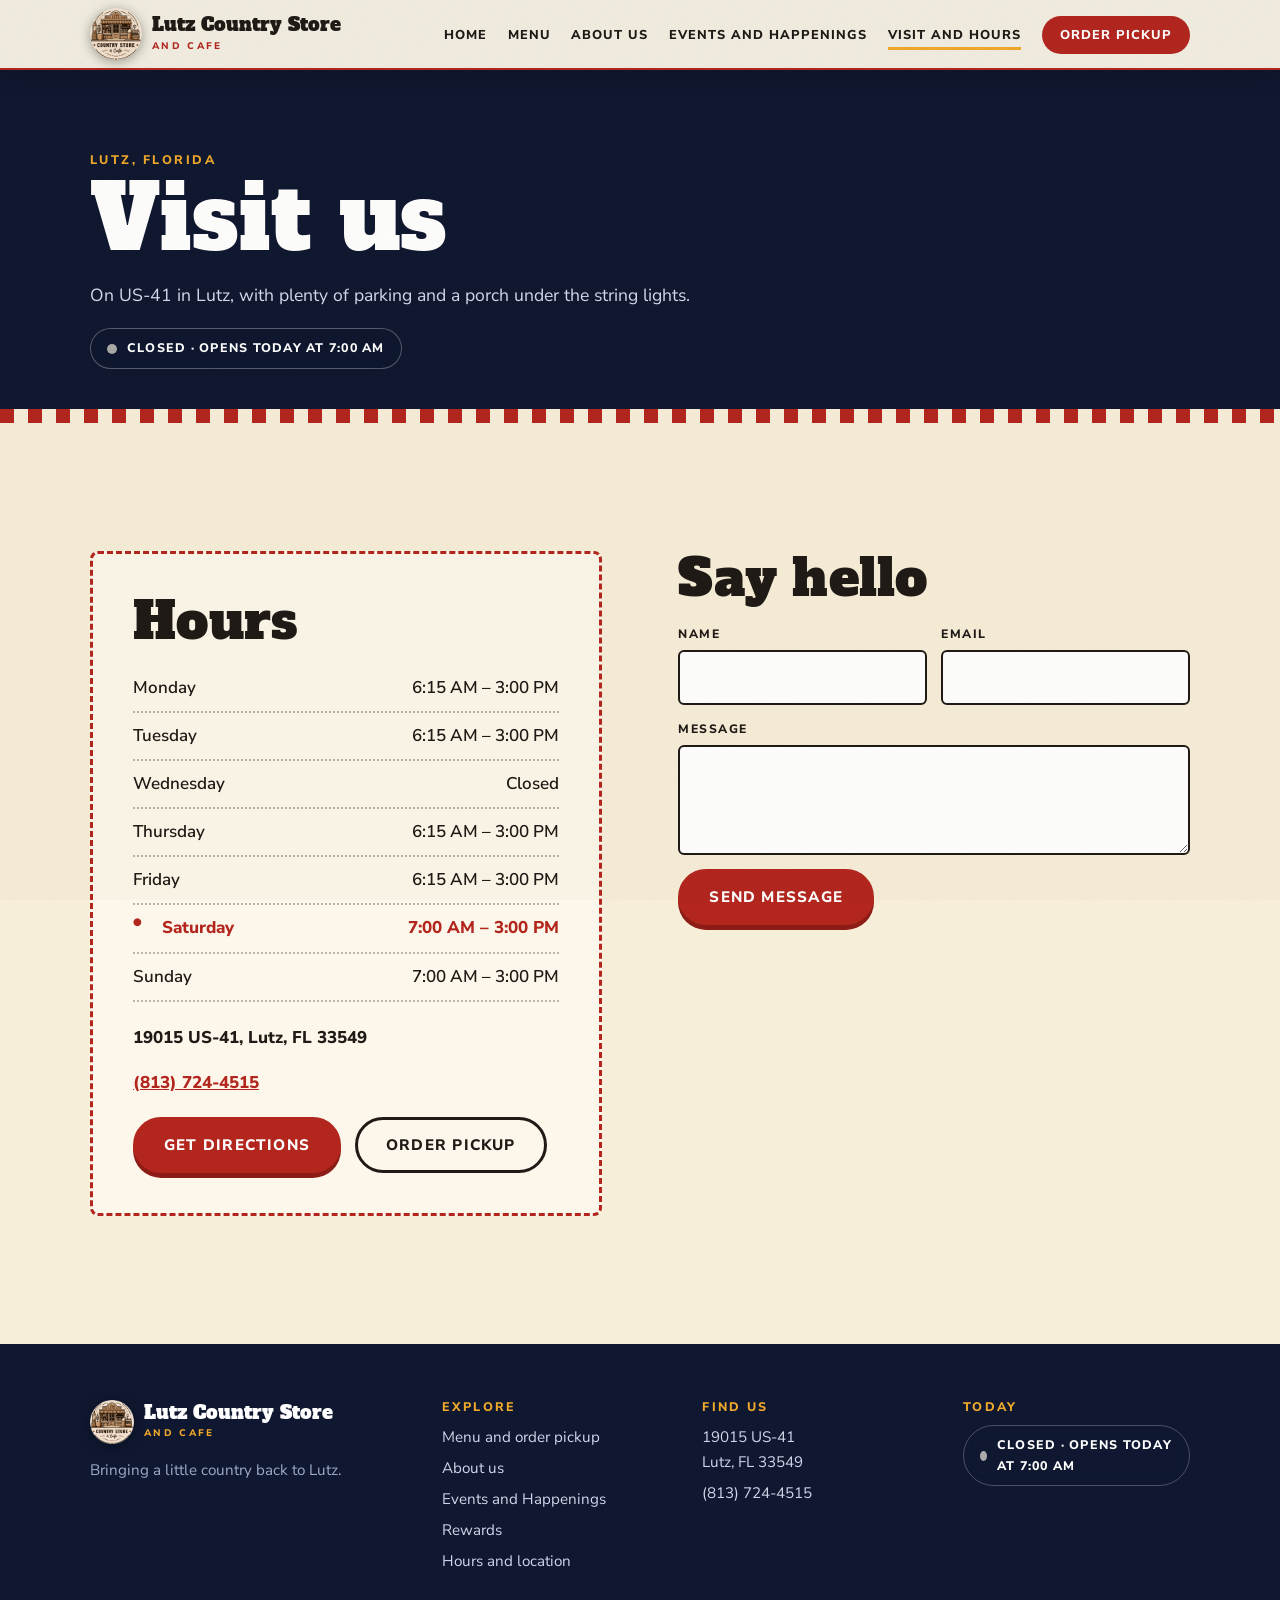
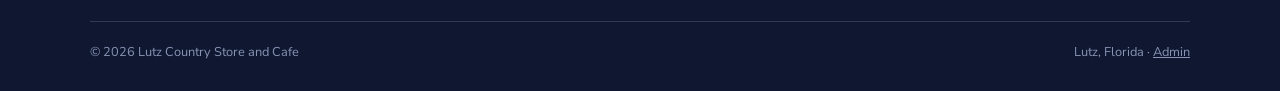
<file: visit.html>
<!doctype html>
<html lang="en"><head><meta name="robots" content="noindex,nofollow"><meta charset="utf-8"><meta name="viewport" content="width=device-width,initial-scale=1">
<title>Hours and Location | Lutz Country Store and Cafe</title><meta name="description" content="Open Thursday to Tuesday on US-41 in Lutz, Florida. Hours, directions and phone.">
<meta property="og:title" content="Hours and Location | Lutz Country Store and Cafe"><meta property="og:description" content="Open Thursday to Tuesday on US-41 in Lutz, Florida. Hours, directions and phone."><meta property="og:image" content="img/hero.jpg">
<meta name="theme-color" content="#b3261e"><link rel="icon" href="img/favicon.png" type="image/png">
<link rel="preconnect" href="https://fonts.googleapis.com"><link rel="preconnect" href="https://fonts.gstatic.com" crossorigin>
<link href="https://fonts.googleapis.com/css2?family=Alfa+Slab+One&family=Caveat:wght@600&family=Nunito+Sans:wght@400;600;700;800&display=swap" rel="stylesheet">
<link rel="stylesheet" href="css/style.css?v=34"></head>
<body><a class="skip" href="#main">Skip to content</a>
<header class="site-header"><div class="wrap">
<a class="brand" href="index.html" aria-label="Lutz Country Store and Cafe, home"><span class="logo-anim " style="--la:52px"><img src="img/logo-sm.png" alt="" width="52" height="52"><span class="la-in"></span><img class="la-door" src="img/logo-door.png" alt=""><span class="la-halo"></span><span class="la-bulb"></span></span><span>Lutz Country Store<small>and Cafe</small></span></a>
<ul class="nav"><li><a href="index.html">Home</a></li><li><a href="menu.html">Menu</a></li><li><a href="about.html">About Us</a></li><li><a href="index.html#events">Events and Happenings</a></li><li><a href="visit.html" aria-current="page">Visit and Hours</a></li><li><a class="cta" href="https://order.toasttab.com/online/lutz-country-store-19015-us-41" target="_blank" rel="noopener" data-order>Order pickup</a></li></ul>
<button class="burger" aria-label="Menu" aria-expanded="false"><span></span><span></span><span></span></button>
</div></header>
<main id="main">

<section class="page-hero"><div class="wrap"><p class="eyebrow">Lutz, Florida</p><h1>Visit us</h1><p class="lead">On US-41 in Lutz, with plenty of parking and a porch under the string lights.</p><div class="open-badge"><span class="dot"></span><span class="txt">Checking hours…</span></div></div></section>
<section class="sec"><div class="wrap visit-grid" style="align-items:start">
<div class="ticket rv"><h2>Hours</h2><ul class="hours"></ul><p style="font-weight:800">19015 US-41, Lutz, FL 33549</p><p><a href="tel:8137244515" style="font-weight:800;color:var(--barn)">(813) 724-4515</a></p>
<div class="hero-cta" style="margin-top:20px"><a class="btn" href="https://www.google.com/maps?q=19015%20US-41%2C%20Lutz%2C%20FL%2033549" target="_blank" rel="noopener">Get directions</a><a class="btn ghost" href="https://order.toasttab.com/online/lutz-country-store-19015-us-41" target="_blank" rel="noopener" data-order>Order pickup</a></div></div>
<div class="rv d1"><h2 style="margin-bottom:18px">Say hello</h2>
<form class="form" data-form="contact"><input type="text" name="_gotcha" tabindex="-1" autocomplete="off" style="position:absolute;left:-9999px" aria-hidden="true"><input type="hidden" name="_subject" value="Lutz Country Store: new message">
<div class="two"><label class="fld">Name<input name="name" required autocomplete="name"></label><label class="fld">Email<input name="email" type="email" required autocomplete="email"></label></div>
<label class="fld">Message<textarea name="message" required></textarea></label><button class="btn" type="submit">Send message</button><p class="form-msg" role="status"></p></form></div>
</div></section>
</main>
<footer class="site-footer"><div class="wrap"><div class="foot-grid">
<div class="foot-brand"><a class="brand" href="index.html"><img src="img/logo-sm.png" alt="" width="52" height="52"><span>Lutz Country Store<small>and Cafe</small></span></a><p>Bringing a little country back to Lutz.</p></div>
<div><h3>Explore</h3><ul><li><a href="menu.html">Menu and order pickup</a></li><li><a href="about.html">About us</a></li><li><a href="index.html#events">Events and Happenings</a></li><li><a href="about.html#rewards">Rewards</a></li><li><a href="visit.html">Hours and location</a></li></ul></div>
<div><h3>Find us</h3><ul><li><a href="https://www.google.com/maps?q=19015%20US-41%2C%20Lutz%2C%20FL%2033549" target="_blank" rel="noopener">19015 US-41<br>Lutz, FL 33549</a></li><li><a href="tel:8137244515">(813) 724-4515</a></li></ul></div>
<div><h3>Today</h3><ul><li><span class="open-badge" style="margin:0;background:transparent;border-color:rgba(255,255,255,.25)"><span class="dot"></span><span class="txt">Checking hours…</span></span></li></ul></div>
</div><div class="copy"><span>© 2026 Lutz Country Store and Cafe</span><span>Lutz, Florida · <a href="admin.html" rel="nofollow">Admin</a></span></div></div></footer>
<script src="js/store.js?v=33"></script><script src="js/shop.js?v=33"></script><script src="js/main.js?v=33"></script></body></html>
</file>
<file: css/style.css>
[hidden]{display:none!important}
:root{
  --navy:#0f1830;--dusk:#1b2a55;--barn:#b3261e;--barn-d:#8c1c16;--field:#4f9a3a;--forest:#1f4a2c;
  --cream:#f7eed9;--paper:#fcf7ea;--sun:#f0a92b;--sun-d:#b97308;--ink:#1f1a15;--mute:#6f6556;--line:rgba(31,26,21,.16);
  --truck:#2c4a57;
  --display:"Alfa Slab One","Rockwell",Georgia,serif;--body:"Nunito Sans",system-ui,sans-serif;--hand:"Caveat",cursive;
  --max:1180px;--gut:clamp(16px,4vw,40px);
}
*{box-sizing:border-box;margin:0;padding:0}
html{scroll-behavior:smooth;overflow-x:clip}
body{background:var(--cream);color:var(--ink);font-family:var(--body);font-size:17px;line-height:1.65;-webkit-font-smoothing:antialiased;overflow-x:clip}
img{display:block;max-width:100%;height:auto}
a{color:inherit}
:focus-visible{outline:3px solid var(--sun);outline-offset:3px}
.skip{position:absolute;left:-999px;top:8px;background:var(--barn);color:#fff;padding:8px 14px;z-index:999}.skip:focus{left:8px}
body::after{content:"";position:fixed;inset:0;pointer-events:none;z-index:90;opacity:.35;mix-blend-mode:multiply;
  background-image:url("data:image/svg+xml,%3Csvg xmlns='http://www.w3.org/2000/svg' width='160' height='160'%3E%3Cfilter id='n'%3E%3CfeTurbulence type='fractalNoise' baseFrequency='.8' numOctaves='2' stitchTiles='stitch'/%3E%3CfeColorMatrix values='0 0 0 0 .35 0 0 0 0 .28 0 0 0 0 .18 0 0 0 .22 0'/%3E%3C/filter%3E%3Crect width='100%25' height='100%25' filter='url(%23n)'/%3E%3C/svg%3E")}
.wrap{max-width:var(--max);margin:0 auto;padding:0 var(--gut)}
h1,h2,h3{font-family:var(--display);font-weight:400;line-height:1.08;letter-spacing:.005em}
h1{font-size:clamp(2.5rem,7.5vw,5.6rem)}h2{font-size:clamp(1.9rem,4.6vw,3.2rem)}h3{font-size:1.35rem}
.eyebrow{font-weight:800;font-size:.78rem;letter-spacing:.2em;text-transform:uppercase;color:var(--barn)}
.hand{font-family:var(--hand);font-weight:600;color:var(--barn);letter-spacing:0}
p+p{margin-top:1em}

/* gingham */
.gingham{background:
  repeating-linear-gradient(0deg,rgba(179,38,30,.55) 0 10px,transparent 10px 20px),
  repeating-linear-gradient(90deg,rgba(179,38,30,.55) 0 10px,transparent 10px 20px),var(--paper)}

/* header */
.site-header{position:fixed;inset:0 0 auto 0;z-index:50;padding:14px 0;transition:background .3s,box-shadow .3s,padding .3s,color .3s;color:#fff}
.site-header.solid{background:rgba(252,247,234,.96);color:var(--ink);padding:8px 0;box-shadow:0 2px 0 var(--barn),0 8px 24px rgba(0,0,0,.12)}
.site-header .wrap{display:flex;align-items:center;gap:14px}
.brand{display:flex;align-items:center;gap:10px;text-decoration:none;order:1}
.brand svg,.brand img{width:44px;height:44px;flex:none;filter:drop-shadow(0 2px 6px rgba(0,0,0,.35))}
.brand span{font-family:var(--display);line-height:1;font-size:1.15rem;display:block}
.brand small{display:block;font:800 .6rem var(--body);letter-spacing:.24em;text-transform:uppercase;margin-top:4px;color:var(--sun)}
.solid .brand small{color:var(--barn)}
.nav{display:flex;gap:clamp(14px,2.2vw,30px);align-items:center;list-style:none;margin-left:auto;order:2}
.nav a{font-weight:800;text-decoration:none;font-size:.88rem;letter-spacing:.1em;text-transform:uppercase;position:relative;padding:6px 0}
.nav a::after{content:"";position:absolute;left:0;bottom:0;height:3px;width:0;background:var(--sun);transition:width .25s}
.nav a:hover::after,.nav a[aria-current]::after{width:100%}
.nav .cta{background:var(--barn);color:#fff;padding:10px 18px;border-radius:999px}.nav .cta::after{display:none}.nav .cta:hover{background:var(--barn-d)}
.cart-btn{order:3;position:relative;background:transparent;border:2px solid currentColor;color:inherit;width:46px;height:46px;border-radius:50%;display:grid;place-items:center;cursor:pointer;transition:background .2s,color .2s}
.cart-btn:hover{background:var(--sun);color:var(--ink);border-color:var(--sun)}
.cart-count{position:absolute;top:-7px;right:-7px;min-width:21px;height:21px;border-radius:11px;background:var(--barn);color:#fff;font:800 .72rem/21px var(--body);text-align:center;padding:0 5px;transform:scale(0);transition:transform .25s}.cart-count.on{transform:scale(1)}
.burger{display:none;order:4;background:none;border:2px solid currentColor;color:inherit;width:46px;height:46px;border-radius:50%;cursor:pointer}
.burger span{display:block;width:18px;height:2px;background:currentColor;margin:5px auto;transition:.25s}
@media (max-width:1180px){
  .burger{display:block}.cart-btn{margin-left:auto}
  .nav{position:fixed;inset:0;background:var(--navy);color:#fff;flex-direction:column;justify-content:center;gap:24px;transform:translateY(-100%);visibility:hidden;transition:transform .4s cubic-bezier(.7,0,.2,1),visibility 0s .4s;z-index:-1;margin:0}
  .nav a{font-size:1.5rem}.nav-open .nav{transform:none;visibility:visible;transition-delay:0s}
  .site-header{z-index:60}.brand,.burger,.cart-btn{position:relative;z-index:2}.nav-open .site-header{color:#fff}.nav-open .brand small{color:var(--sun)}
  .nav-open .burger span:nth-child(1){transform:translateY(7px) rotate(45deg)}.nav-open .burger span:nth-child(2){opacity:0}.nav-open .burger span:nth-child(3){transform:translateY(-7px) rotate(-45deg)}
  .site-header.solid{backdrop-filter:none}
}

/* buttons */
.btn{display:inline-block;font:800 .95rem var(--body);letter-spacing:.08em;text-transform:uppercase;text-decoration:none;padding:15px 28px;border:3px solid var(--barn);background:var(--barn);color:#fff;border-radius:999px;cursor:pointer;transition:transform .2s,background .2s,box-shadow .2s;box-shadow:0 5px 0 var(--barn-d)}
.btn:hover{transform:translateY(-2px);box-shadow:0 7px 0 var(--barn-d)}
.btn:active{transform:translateY(3px);box-shadow:0 2px 0 var(--barn-d)}
.btn.sun{background:var(--sun);border-color:var(--sun);color:var(--ink);box-shadow:0 5px 0 var(--sun-d)}.btn.sun:hover{box-shadow:0 7px 0 var(--sun-d)}
.btn.ghost{background:transparent;color:inherit;border-color:currentColor;box-shadow:none}.btn.ghost:hover{background:var(--ink);color:var(--cream);border-color:var(--ink);box-shadow:none}
.hero .btn.ghost:hover,.dark .btn.ghost:hover{background:#fff;color:var(--ink);border-color:#fff}
.btn.mini{padding:9px 18px;font-size:.78rem;box-shadow:0 3px 0 var(--barn-d)}
.btn.block{display:block;width:100%;text-align:center}
.btn[disabled]{opacity:.5;cursor:not-allowed;transform:none}

/* hero */
.hero{position:relative;min-height:100svh;display:flex;align-items:flex-end;overflow:hidden;isolation:isolate;color:#fff;background:var(--navy)}
.hero-bg{position:absolute;inset:-6% 0 -2%;z-index:-3;background:url(../img/hero.jpg) center 40%/cover;will-change:transform}
.hero::before{content:"";position:absolute;inset:0;z-index:-2;background:linear-gradient(90deg,rgba(15,24,48,.5),transparent 62%),linear-gradient(180deg,rgba(15,24,48,.7) 0%,rgba(15,24,48,.05) 28%,rgba(15,24,48,.1) 50%,rgba(15,24,48,.88) 100%)}
.lights{position:absolute;top:70px;left:0;right:0;height:60px;z-index:-1;pointer-events:none}
.lights svg{width:100%;height:100%}
.lights circle{animation:twinkle 3s ease-in-out infinite}
@keyframes twinkle{0%,100%{opacity:.35}50%{opacity:1}}
.hero-inner{padding:150px 0 clamp(70px,11vh,120px);width:100%}
.hero h1{max-width:11ch;text-shadow:0 6px 40px rgba(0,0,0,.55)}
.hero h1 em{font-style:normal;color:var(--sun)}
.hero .hand{color:var(--sun);font-size:clamp(1.6rem,3.5vw,2.4rem);display:block;margin-bottom:6px}
.hero p.lead{max-width:46ch;margin-top:22px;font-size:1.2rem;color:#fff;text-shadow:0 2px 20px rgba(0,0,0,.6)}
.hero-cta{display:flex;gap:14px;flex-wrap:wrap;margin-top:32px}
.open-badge{display:inline-flex;align-items:center;gap:10px;font-weight:800;font-size:.78rem;letter-spacing:.1em;text-transform:uppercase;background:rgba(15,24,48,.65);backdrop-filter:blur(6px);border:1px solid rgba(255,255,255,.3);padding:9px 16px;border-radius:999px;margin-bottom:22px;color:#fff}
.dot{width:10px;height:10px;border-radius:50%;background:#aaa}
.is-open .dot{background:#6fdc6f;animation:pulse 2s infinite}
@keyframes pulse{70%{box-shadow:0 0 0 10px rgba(111,220,111,0)}0%{box-shadow:0 0 0 0 rgba(111,220,111,.7)}}
.rating{display:inline-flex;gap:8px;align-items:center;margin-left:14px;font-weight:800;font-size:.9rem}
.stars{color:var(--sun);letter-spacing:2px}

/* marquee */
.marquee{background:var(--barn);color:#fff;overflow:hidden;border-block:4px solid var(--cream);outline:3px solid var(--barn);position:relative;z-index:3;transform:rotate(-1deg);margin:-12px -2vw 0}
.marquee-track{display:flex;width:max-content;animation:slide 40s linear infinite}
.marquee span{font-family:var(--display);font-size:1.35rem;padding:12px 28px;white-space:nowrap}
.marquee span::after{content:"✶";margin-left:56px;color:var(--sun)}
@keyframes slide{to{transform:translateX(-50%)}}

/* rail + train */
.rail{position:relative;height:96px;overflow:hidden;background:linear-gradient(180deg,var(--cream) 62%,#d9cdb0 62% 100%);margin-top:20px}
.rail::after{content:"";position:absolute;left:0;right:0;bottom:22px;height:6px;background:#3a342b}
.rail::before{content:"";position:absolute;left:0;right:0;bottom:0;height:22px;background:repeating-linear-gradient(90deg,#6b4a2b 0 14px,transparent 14px 34px);opacity:.85}
.train{position:absolute;bottom:20px;left:0;width:min(520px,92vw);height:auto;transform:translateX(calc(var(--p,0)*(100vw + 100%) - 100%));will-change:transform}
.train .smoke circle{fill:#fff;opacity:0;animation:puff 2.4s ease-out infinite}
.train .smoke circle:nth-child(2){animation-delay:.8s}.train .smoke circle:nth-child(3){animation-delay:1.6s}
@keyframes puff{0%{opacity:.8;transform:translate(0,0) scale(.5)}100%{opacity:0;transform:translate(-26px,-44px) scale(1.7)}}
.train .bob{animation:bob .5s steps(2) infinite}
@keyframes bob{50%{transform:translateY(-1px)}}

/* sections */
.sec{padding:clamp(70px,10vw,130px) 0}
.sec-head{margin-bottom:clamp(30px,5vw,54px)}.sec-head h2{margin-top:8px}
.dark{background:var(--navy);color:#fff}
.dark .eyebrow{color:var(--sun)}
.story-grid{display:grid;grid-template-columns:1.05fr .95fr;gap:clamp(30px,6vw,84px);align-items:center}
.story p{max-width:52ch;color:#3a3228}
.story h2 em{font-style:normal;color:var(--barn)}
.polaroids{position:relative;aspect-ratio:1/1.05}
.polaroids figure{position:absolute;background:#fff;padding:12px 12px 40px;box-shadow:0 20px 40px rgba(60,40,10,.3);border:1px solid #e8dcc0}
.polaroids figure img{width:100%;height:100%;object-fit:cover}
.polaroids figcaption{position:absolute;bottom:8px;left:0;right:0;text-align:center;font-family:var(--hand);font-size:1.35rem;color:var(--mute)}
.polaroids .p1{width:74%;height:52%;left:0;top:0;transform:rotate(-3.5deg)}.polaroids .p2{width:66%;height:50%;right:0;bottom:2%;transform:rotate(3deg)}
.polaroids .tape{position:absolute;width:96px;height:28px;background:rgba(240,169,43,.75);z-index:2;left:30%;top:-12px;transform:rotate(-5deg)}
@media (max-width:820px){.story-grid{grid-template-columns:1fr}.polaroids{max-width:480px}}

/* menu cards (home) */
.pop{display:grid;grid-template-columns:repeat(auto-fit,minmax(250px,1fr));gap:22px}
.dish{position:relative;background:var(--paper);border:2px solid var(--ink);border-radius:6px;padding:26px 24px 22px;box-shadow:6px 6px 0 var(--ink);display:flex;flex-direction:column;gap:6px;transition:transform .25s,box-shadow .25s}
.dish:hover{transform:translate(-3px,-3px);box-shadow:9px 9px 0 var(--ink)}
.dish .cat{font-weight:800;font-size:.7rem;letter-spacing:.18em;text-transform:uppercase;color:var(--barn)}
.dish h3{font-size:1.4rem}.dish p{font-size:.95rem;color:var(--mute);flex:1}
.dish .row{display:flex;justify-content:space-between;align-items:center;gap:12px;margin-top:14px}
.dish .photo{margin:-26px -24px 14px;aspect-ratio:16/10;overflow:hidden;border-bottom:2px solid var(--ink)}.dish .photo img{width:100%;height:100%;object-fit:cover}
.price{font-family:var(--display);font-size:1.25rem;color:var(--barn)}
.badge{position:absolute;top:-12px;right:16px;background:var(--sun);color:var(--ink);font-weight:800;font-size:.68rem;letter-spacing:.14em;text-transform:uppercase;padding:5px 12px;border:2px solid var(--ink);border-radius:999px;transform:rotate(3deg)}

/* mural gallery */
.mural{display:grid;grid-template-columns:repeat(12,1fr);gap:16px}
.mural figure{overflow:hidden;border:6px solid var(--paper);box-shadow:0 14px 30px rgba(0,0,0,.4);position:relative}
.mural img{width:100%;height:100%;object-fit:cover;transition:transform .9s}.mural figure:hover img{transform:scale(1.05)}
.mural .m1{grid-column:span 7;aspect-ratio:7/3.3}.mural .m2{grid-column:span 5;aspect-ratio:5/3.3}
.mural figcaption{position:absolute;left:0;bottom:0;background:rgba(15,24,48,.8);color:#fff;font-family:var(--hand);font-size:1.4rem;padding:2px 16px}
@media (max-width:700px){.mural .m1,.mural .m2{grid-column:span 12;aspect-ratio:16/9}}

/* reviews */
.reviews{display:grid;grid-template-columns:repeat(auto-fit,minmax(280px,1fr));gap:22px}
.review{background:var(--paper);border:2px solid var(--ink);padding:24px;border-radius:6px;position:relative}
.review::before{content:"“";position:absolute;top:-6px;left:16px;font-family:var(--display);font-size:5rem;color:var(--sun);line-height:1}
.review p{padding-top:26px;font-size:1.05rem}.review cite{display:block;margin-top:14px;font-style:normal;font-weight:800;font-size:.82rem;letter-spacing:.1em;text-transform:uppercase;color:var(--mute)}

/* visit */
.visit{background:var(--forest);color:#fff;overflow:hidden}
.visit .eyebrow{color:var(--sun)}
.visit-grid{display:grid;grid-template-columns:1fr 1fr;gap:clamp(28px,6vw,80px);align-items:center}
.ticket{background:var(--paper);color:var(--ink);border:3px dashed var(--barn);padding:clamp(24px,4vw,40px);border-radius:8px;position:relative}
.hours{list-style:none;margin:16px 0 22px}
.hours li{display:flex;justify-content:space-between;gap:12px;padding:9px 0;border-bottom:2px dotted rgba(31,26,21,.3);font-weight:600}
.hours li.today{color:var(--barn);font-weight:800}.hours li.today::before{content:"●";margin-right:8px;font-size:.6em;vertical-align:middle}
.hours li span:first-child{flex:1}
.visit .photo img{border:8px solid var(--paper);border-radius:4px;transform:rotate(2deg);box-shadow:0 24px 50px rgba(0,0,0,.4)}
@media (max-width:820px){.visit-grid{grid-template-columns:1fr}}

/* footer */
.site-footer{background:var(--navy);color:#cfd6ea;padding:56px 0 28px;font-size:.95rem}
.foot-grid{display:grid;grid-template-columns:1.4fr 1fr 1fr 1fr;gap:34px}
.foot-grid h3{font-family:var(--body);font-weight:800;font-size:.78rem;letter-spacing:.18em;text-transform:uppercase;color:var(--sun);margin-bottom:12px}
.foot-grid ul{list-style:none}.foot-grid li{margin:6px 0}.foot-grid a{text-decoration:none}.foot-grid a:hover{color:var(--sun)}
.foot-brand .brand{color:#fff;margin-bottom:14px}.foot-brand p{max-width:30ch;color:#9fa9c8}
.copy{margin-top:40px;padding-top:20px;border-top:1px solid rgba(255,255,255,.14);color:#8892b3;font-size:.8rem;display:flex;justify-content:space-between;flex-wrap:wrap;gap:8px}
@media (max-width:820px){.foot-grid{grid-template-columns:1fr 1fr}.foot-brand{grid-column:1/-1}}

/* page hero */
.page-hero{padding:150px 0 54px;background:var(--navy);color:#fff;position:relative;overflow:hidden}
.page-hero::after{content:"";position:absolute;inset:auto 0 0 0;height:14px;background:repeating-linear-gradient(90deg,var(--barn) 0 14px,var(--cream) 14px 28px)}
.page-hero p.lead{max-width:56ch;color:#d5dcef;margin-top:14px;font-size:1.1rem}
.page-hero .eyebrow{color:var(--sun)}
.page-hero .open-badge{margin:18px 0 0}

/* menu page */
.catnav{position:sticky;top:62px;z-index:30;background:rgba(252,247,234,.97);border-bottom:2px solid var(--ink);backdrop-filter:blur(8px)}
.catnav .wrap{display:flex;gap:8px;overflow-x:auto;padding-block:10px;scrollbar-width:none}
.catnav .wrap::-webkit-scrollbar{display:none}
.catnav a{white-space:nowrap;text-decoration:none;font-weight:800;font-size:.8rem;letter-spacing:.08em;text-transform:uppercase;padding:9px 16px;border:2px solid var(--ink);border-radius:999px;transition:.2s}
.catnav a:hover,.catnav a.on{background:var(--ink);color:var(--cream)}
.menu-tools{display:flex;gap:14px;align-items:center;flex-wrap:wrap;margin-bottom:6px}
.menu-tools input{flex:1;min-width:220px}
.mcat{padding-top:50px;scroll-margin-top:130px}
.mcat h2{font-size:clamp(1.7rem,3.6vw,2.4rem);margin-bottom:6px;display:flex;align-items:center;gap:14px}
.mcat h2::after{content:"";flex:1;height:6px;background:repeating-linear-gradient(90deg,var(--barn) 0 8px,transparent 8px 14px);opacity:.6}
.mlist{display:grid;grid-template-columns:repeat(2,1fr);gap:0 46px}
.mi{display:grid;grid-template-columns:1fr auto;gap:4px 16px;padding:18px 0;border-bottom:2px dotted rgba(31,26,21,.28);align-items:center}
.mi.thumb{grid-template-columns:76px 1fr auto}
.mi .im{width:76px;height:76px;border-radius:6px;overflow:hidden;border:2px solid var(--ink)}.mi .im img{width:100%;height:100%;object-fit:cover}
.mi h3{font-family:var(--body);font-weight:800;font-size:1.05rem;display:flex;align-items:center;gap:8px;flex-wrap:wrap}
.mi p{font-size:.88rem;color:var(--mute);line-height:1.45;margin-top:3px}
.mi .tg{font-size:.62rem;letter-spacing:.14em;text-transform:uppercase;background:var(--sun);padding:2px 8px;border-radius:999px;font-weight:800}
.mi .buy{display:flex;flex-direction:column;align-items:flex-end;gap:8px}
.mi .price{font-size:1.1rem;white-space:nowrap}
.mi.out{opacity:.55}
.mi .addb{width:44px;height:44px;border-radius:50%;border:3px solid var(--barn);background:var(--barn);color:#fff;font:400 1.5rem/1 var(--body);cursor:pointer;box-shadow:0 3px 0 var(--barn-d);transition:transform .15s}
.mi .addb:hover{transform:scale(1.1)}.mi .addb:active{transform:translateY(2px)}
.mi .soldtxt{font-size:.7rem;font-weight:800;letter-spacing:.1em;text-transform:uppercase;color:var(--mute)}
.closed-note{background:var(--sun);border:2px solid var(--ink);padding:14px 20px;border-radius:6px;font-weight:700;margin-bottom:10px}
@media (max-width:820px){.mlist{grid-template-columns:1fr}.catnav{top:58px}}

/* forms */
input,select,textarea{font:inherit;color:var(--ink);background:#fff;border:2px solid var(--ink);padding:12px 14px;width:100%;border-radius:6px;font-size:1rem}
input:focus,select:focus,textarea:focus{outline:3px solid var(--sun);outline-offset:1px}
textarea{min-height:110px;resize:vertical}
.fld{display:grid;gap:6px;font-weight:800;font-size:.76rem;letter-spacing:.12em;text-transform:uppercase;color:var(--ink);margin-bottom:14px}
.fld small{text-transform:none;letter-spacing:0;color:var(--mute);font-weight:600}
.two{display:grid;grid-template-columns:1fr 1fr;gap:14px}.three{display:grid;grid-template-columns:1fr 1fr 1fr;gap:14px}
@media (max-width:600px){.two,.three{grid-template-columns:1fr}}
.form{max-width:620px}.form-msg{font-weight:700;color:var(--barn-d);min-height:1.4em;margin-top:10px}.form-msg.err{color:var(--barn)}
.sr{position:absolute;left:-999px}
.fine{font-size:.78rem;color:var(--mute);margin:6px 0 14px}
.empty{grid-column:1/-1;text-align:center;padding:44px 20px;color:var(--mute)}.empty svg,.empty img{margin:0 auto 12px;width:70px;opacity:.7}.empty .btn{margin:8px 4px 0}

/* cart drawer */
.drawer-ov{position:fixed;inset:0;background:rgba(15,24,48,.6);opacity:0;visibility:hidden;transition:opacity .3s,visibility 0s .3s;z-index:150}
.drawer{position:fixed;top:0;right:0;bottom:0;width:min(440px,100vw);background:var(--paper);color:var(--ink);z-index:160;display:flex;flex-direction:column;transform:translateX(100%);visibility:hidden;transition:transform .4s cubic-bezier(.7,0,.2,1),visibility 0s .4s;box-shadow:-24px 0 60px rgba(0,0,0,.35);border-left:4px solid var(--barn)}
.cart-open .drawer-ov{opacity:1;visibility:visible;transition-delay:0s}.cart-open .drawer{transform:none;visibility:visible;transition-delay:0s}.cart-open,.modal-open{overflow:hidden}
.drawer-head{display:flex;justify-content:space-between;align-items:center;padding:18px 24px;border-bottom:2px dashed var(--line)}
.drawer-head h2{font-size:1.6rem}
.x{background:none;border:0;color:inherit;font-size:2rem;line-height:1;cursor:pointer;width:44px;height:44px}
.drawer-body{flex:1;overflow:auto;padding:6px 24px}
.drawer-foot{padding:18px 24px 24px;border-top:2px dashed var(--line);background:var(--cream)}
.line{display:grid;grid-template-columns:1fr auto;gap:8px 14px;padding:16px 0;border-bottom:1px dotted var(--line)}
.line .nm{font-weight:800}.line .opt{display:block;font-size:.82rem;color:var(--mute)}
.line .lp{font-family:var(--display);color:var(--barn)}
.line .row2{display:flex;justify-content:space-between;align-items:center;grid-column:1/-1}
.qty{display:inline-flex;border:2px solid var(--ink);border-radius:999px;align-items:center;overflow:hidden}
.qty button{background:none;border:0;width:36px;height:36px;font-size:1.2rem;cursor:pointer;color:var(--ink)}.qty button:hover{background:var(--sun)}
.qty span,.qty input{min-width:32px;text-align:center;font-weight:800}
.qty input{width:48px;border:0;border-radius:0;padding:0;height:36px;-moz-appearance:textfield;background:transparent}
.qty input::-webkit-inner-spin-button,.qty input::-webkit-outer-spin-button{-webkit-appearance:none}
.rm{background:none;border:0;color:var(--mute);font:600 .78rem var(--body);text-decoration:underline;cursor:pointer}.rm:hover{color:var(--barn)}
.sub{display:flex;justify-content:space-between;font-family:var(--display);font-size:1.3rem;margin-bottom:4px}
.fine.demo{text-align:center;margin:12px 0 0}

/* item modal */
dialog.opt{margin:auto;border:3px solid var(--ink);border-radius:10px;background:var(--paper);color:var(--ink);padding:0;width:min(520px,94vw);max-height:92vh;box-shadow:10px 10px 0 rgba(15,24,48,.4)}
dialog.opt::backdrop{background:rgba(15,24,48,.65)}
dialog.opt form{display:flex;flex-direction:column;max-height:92vh}
.om-head{padding:22px 24px 6px;display:flex;justify-content:space-between;gap:10px}
.om-head h2{font-size:1.7rem}
.om-body{padding:6px 24px 10px;overflow:auto}
.om-body p.d{color:var(--mute);margin-bottom:14px}
.grp{border:0;margin:14px 0}.grp legend{font-weight:800;font-size:.76rem;letter-spacing:.14em;text-transform:uppercase;margin-bottom:8px}
.ch{display:flex;justify-content:space-between;align-items:center;gap:10px;border:2px solid var(--ink);border-radius:8px;padding:12px 14px;margin-bottom:8px;cursor:pointer;font-weight:700}
.ch:has(input:checked){background:var(--sun)}.ch input{width:auto;accent-color:var(--barn);margin-right:10px}.ch span.p{font-weight:800;font-size:.9rem}
.om-foot{display:flex;gap:14px;align-items:center;padding:16px 24px;border-top:2px dashed var(--line);background:var(--cream);border-radius:0 0 10px 10px}
.om-foot .btn{flex:1}

/* checkout */
.co-wrap{padding:130px 0 90px}.co-wrap h1{font-size:clamp(2.2rem,5vw,3.6rem);margin-bottom:24px}
.demo-banner{border:2px dashed var(--barn);background:var(--paper);padding:14px 18px;margin-bottom:30px;border-radius:6px;font-size:.95rem}
.demo-banner code{background:var(--cream);padding:2px 6px;border-radius:4px;font-weight:700}
.co{display:grid;grid-template-columns:1.2fr .8fr;gap:clamp(28px,5vw,64px);align-items:start}
.co-form section{margin-bottom:30px}.co-form h2{font-size:1.5rem;margin-bottom:14px}
.choice{display:grid;gap:10px;margin-bottom:14px}
.choice label{display:flex;gap:12px;align-items:flex-start;border:2px solid var(--ink);border-radius:8px;padding:13px 16px;cursor:pointer;background:#fff}
.choice label:has(input:checked){background:var(--sun)}.choice input{width:auto;margin-top:5px;accent-color:var(--barn)}
.choice b{display:block}.choice small{color:var(--mute)}
.tips{display:grid;grid-template-columns:repeat(auto-fit,minmax(70px,1fr));gap:10px}
.tips label{border:2px solid var(--ink);border-radius:8px;text-align:center;padding:10px 4px;font-weight:800;cursor:pointer;background:#fff;font-size:.9rem}
.tips label:has(input:checked){background:var(--barn);color:#fff}.tips input{position:absolute;opacity:0;pointer-events:none}.tips small{display:block;font-weight:600;font-size:.72rem;opacity:.75}
.co-sum{position:sticky;top:96px;background:var(--paper);border:3px solid var(--ink);padding:26px;border-radius:8px;box-shadow:8px 8px 0 var(--ink)}
.co-sum h2{font-size:1.4rem;margin-bottom:12px}
.sl{display:grid;grid-template-columns:1fr auto;gap:10px;padding:8px 0;border-bottom:1px dotted var(--line);font-size:.95rem}.sl small{display:block;color:var(--mute)}.sl b{font-weight:800}
dl{display:grid;grid-template-columns:1fr auto;gap:8px;font-size:.95rem;margin-top:12px}dd{text-align:right;font-weight:700}
.tot{display:flex;justify-content:space-between;align-items:baseline;font-family:var(--display);font-size:1.5rem;border-top:3px double var(--ink);margin-top:12px;padding-top:12px}.tot b{color:var(--barn);font-weight:400}
.confirm{text-align:center;max-width:620px;margin:0 auto}.confirm svg{width:84px;margin:0 auto 14px}.confirm h2{margin:8px 0 12px}
.receipt{text-align:left;background:#fff;border:2px dashed var(--ink);padding:20px 24px;margin:24px 0 14px;border-radius:6px}
.bigtime{font-family:var(--display);font-size:1.8rem;color:var(--barn);margin:10px 0}
@media (max-width:860px){.co{grid-template-columns:1fr}.co-sum{position:static;order:-1}}
@media print{.site-header,.site-footer,.hero-cta,.drawer,.drawer-ov,.demo-banner,body::after{display:none!important}}

/* reveal */
.rv{opacity:0;transform:translateY(30px);transition:opacity .8s ease,transform .8s cubic-bezier(.2,.7,.2,1)}
.rv.in{opacity:1;transform:none}.rv.d1{transition-delay:.1s}.rv.d2{transition-delay:.2s}.rv.d3{transition-delay:.3s}
@media (prefers-reduced-motion:reduce){*{animation:none!important;transition:none!important;scroll-behavior:auto!important}.rv{opacity:1;transform:none}.train{transform:translateX(30vw)}}
.grp legend em{font-style:normal;font-weight:700;font-size:.7rem;letter-spacing:.06em;color:var(--mute);text-transform:none;margin-left:6px}
.ch input:disabled{opacity:.4}.ch:has(input:disabled){opacity:.5;cursor:not-allowed}
.toast{position:fixed;left:50%;bottom:24px;transform:translate(-50%,40px);background:var(--ink);color:#fff;font-weight:700;padding:13px 22px;border-radius:999px;opacity:0;pointer-events:none;transition:.3s;z-index:300;box-shadow:0 10px 30px rgba(0,0,0,.35);white-space:nowrap;max-width:94vw;overflow:hidden;text-overflow:ellipsis}
.toast.on{opacity:1;pointer-events:auto;transform:translate(-50%,0)}.toast a{color:var(--sun);margin-left:6px;font-weight:800}
.train .smoke circle{transform-box:fill-box;transform-origin:center}
.band{height:min(66vh,560px);position:relative;overflow:hidden;display:grid;place-items:center;text-align:center;isolation:isolate;color:#fff}
.band-bg{position:absolute;inset:-14% 0;z-index:-2;background-size:cover;background-position:center;will-change:transform}
.band::before{content:"";position:absolute;inset:0;background:rgba(15,24,48,.5);z-index:-1}
.band blockquote{font-family:var(--hand);font-weight:600;font-size:clamp(2.4rem,7vw,5.2rem);line-height:1.05;padding:0 var(--gut);max-width:16ch;text-shadow:0 4px 30px rgba(0,0,0,.6)}
.band cite{display:block;font:800 .78rem var(--body);letter-spacing:.24em;margin-top:18px;color:var(--sun);text-transform:uppercase}
.rail.rev .train{transform:translateX(calc(100vw - var(--p,0)*(100vw + 100%))) scaleX(-1)}
.rail.rev{margin-top:0}
.reviews{align-items:stretch}.review{display:flex;flex-direction:column}.review p{flex:1}
@media (prefers-reduced-motion:reduce){.rail.rev .train{transform:translateX(30vw) scaleX(-1)}}
.rail.rev{height:150px;background:linear-gradient(180deg,var(--cream) calc(100% - 36px),#d9cdb0 0)}
.catnav{overflow:hidden}
.catnav .wrap{scroll-behavior:auto}
.cnb{position:absolute;top:50%;transform:translateY(-50%);width:38px;height:38px;border-radius:50%;border:2px solid var(--ink);background:var(--cream);color:var(--ink);font:800 1.5rem/1 var(--body);cursor:pointer;display:grid;place-items:center;padding:0 0 3px;z-index:2;box-shadow:0 2px 8px rgba(0,0,0,.18)}
.cnb[hidden]{display:none}
.cnb:hover{background:var(--ink);color:var(--cream)}
.catnav{position:sticky}.cnb.prev{left:max(6px,calc((100% - var(--max))/2 + 6px))}.cnb.next{right:max(6px,calc((100% - var(--max))/2 + 6px))}
.cnote{font:800 .72rem var(--body);letter-spacing:.16em;text-transform:uppercase;color:var(--barn);margin:0 0 4px}
/* visible smoke + taller first rail */
.train{overflow:visible}
.train .smoke circle{fill:#fff;stroke:none}
.rail.tall{height:150px;background:linear-gradient(180deg,var(--cream) calc(100% - 36px),#d9cdb0 0)}
/* third train: rolls in and halts at the station */
.rail.stop{margin-top:0;--st:170px}
.rail.stop .train{transform:translateX(calc(-100% + var(--s,0)*(100vw - var(--st))))}
.station{position:absolute;right:0;bottom:22px;width:var(--st);height:auto}
@media (max-width:700px){.rail.stop{--st:110px}.rail.stop .train{width:min(520px,76vw)}}
@media (prefers-reduced-motion:reduce){.rail.stop .train{transform:translateX(calc(100vw - var(--st) - 100%))}}

/* events */
.events{background:var(--navy);color:#fff;position:relative}
.events .sec-head h2{color:#fff}.events .eyebrow{color:var(--sun)}
.evlist{display:grid;grid-template-columns:repeat(auto-fit,minmax(300px,1fr));gap:24px}
.event{display:flex;gap:18px;background:var(--paper);color:var(--ink);border:3px dashed var(--barn);border-radius:8px;padding:22px;box-shadow:0 14px 34px rgba(0,0,0,.35)}
.edate{flex:none;width:76px;text-align:center;background:var(--barn);color:#fff;border-radius:6px;padding:8px 0 10px;align-self:flex-start;display:flex;flex-direction:column;line-height:1}
.edate .m{font:800 .72rem var(--body);letter-spacing:.18em;text-transform:uppercase;color:var(--sun)}
.edate .d{font:400 2.4rem var(--display,'Alfa Slab One',serif);margin:6px 0 4px}
.edate .w{font:800 .68rem var(--body);letter-spacing:.14em;text-transform:uppercase;opacity:.85}
.ebody h3{font-size:1.25rem;line-height:1.2;margin:4px 0 6px}
.ebody p{margin:0 0 8px;font-size:.95rem}.ebody .etime{font-weight:800;color:var(--barn);font-size:.85rem;letter-spacing:.04em}
.ebody .enote{font-weight:700;font-size:.82rem;color:var(--mute);margin:10px 0 0}
.etag{display:inline-block;font:800 .66rem var(--body);letter-spacing:.16em;text-transform:uppercase;background:var(--sun);color:var(--ink);padding:3px 10px;border-radius:999px}
.noev{grid-column:1/-1;text-align:center;opacity:.85}
@media (max-width:480px){.event{flex-direction:column}.edate{width:auto;flex-direction:row;gap:10px;align-items:baseline;justify-content:center;padding:8px 14px}.edate .d{margin:0;font-size:1.6rem}}
/* desktop: full-width category bar, chips wrap so nothing needs scrolling */
@media (min-width:1100px){
.catnav{top:62px}
.catnav .wrap{max-width:none;flex-wrap:wrap;justify-content:center;overflow:visible;gap:7px 8px;padding:10px clamp(16px,3vw,48px)}
.catnav a{font-size:.74rem;padding:7px 13px;letter-spacing:.06em}
.catnav .cnb{display:none}
.mcat{scroll-margin-top:170px}
}

/* about, gallery, loyalty */
.about-grid{display:grid;grid-template-columns:1.3fr 1fr;gap:clamp(24px,5vw,70px);align-items:center}
.about-copy p{font-size:1.1rem;margin:0 0 18px}.about-copy .hero-cta{margin-top:26px}
.about-logo{width:100%;max-width:420px;height:auto;justify-self:center;border-radius:50%;box-shadow:0 18px 44px rgba(60,40,10,.25)}
.history{background:var(--paper)}
.timeline{list-style:none;margin:0;padding:0 0 0 26px;border-left:4px dotted var(--barn);display:grid;gap:30px;max-width:720px}
.timeline li{position:relative}.timeline .dot{position:absolute;left:-37px;top:6px;width:18px;height:18px;border-radius:50%;background:var(--sun);border:3px solid var(--ink)}
.timeline h3{font-size:1.4rem;margin:0 0 4px}.timeline p{margin:0}
.gallery{columns:3 260px;column-gap:18px}
.gi{break-inside:avoid;margin:0 0 18px;background:var(--paper);border:2px solid var(--ink);box-shadow:5px 5px 0 var(--ink);padding:8px}
.gi button{display:block;width:100%;border:0;padding:0;background:none;cursor:zoom-in}
.gi img{width:100%;height:auto;display:block}
.gi figcaption{font-family:var(--hand);font-size:1.3rem;text-align:center;padding:6px 4px 0;color:var(--mute)}
dialog.lightbox{border:0;background:transparent;max-width:94vw;max-height:94vh;padding:0;color:#fff;text-align:center;overflow:visible}
dialog.lightbox::backdrop{background:rgba(10,14,28,.88)}
dialog.lightbox img{max-width:92vw;max-height:80vh;border:6px solid var(--paper);display:block;margin:0 auto}
dialog.lightbox p{font-family:var(--hand);font-size:1.6rem;margin:10px 0 0}
dialog.lightbox .x{position:absolute;top:-14px;right:-6px;z-index:2;width:40px;height:40px;border-radius:50%;border:0;background:var(--sun);font-size:1.6rem;cursor:pointer}
.loyalty{background:var(--barn);color:#fff;padding:clamp(34px,5vw,56px) 0}
.loy{display:flex;align-items:center;gap:clamp(16px,3vw,34px);flex-wrap:wrap}
.loy img{border-radius:50%;border:3px solid var(--paper)}.loy>div{flex:1;min-width:240px}
.loy h2{color:#fff;font-size:clamp(1.5rem,3vw,2.2rem);margin:4px 0 8px}.loy p{margin:0}.loy .eyebrow{color:var(--sun)}
.btn.ghost.dark{color:var(--ink);border-color:var(--ink)}.btn.ghost.dark:hover{background:var(--ink);color:var(--cream)}
/* holiday themes */
.fx{position:fixed;inset:0;pointer-events:none;z-index:50;overflow:hidden}
.fx span{position:absolute;top:-40px;opacity:.85;animation:fall linear infinite;will-change:transform}
@keyframes fall{0%{transform:translate3d(0,-5vh,0) rotate(0)}50%{transform:translate3d(36px,55vh,0) rotate(180deg)}100%{transform:translate3d(-24px,108vh,0) rotate(360deg)}}
html[data-theme=christmas] .fx span{color:#fff;text-shadow:0 0 6px rgba(160,200,255,.9)}
.deco{display:none}
html[data-theme=fall] .deco-fall{display:inline}html[data-theme=christmas] .deco-xmas{display:inline}
.deco-xmas .bulbs circle{animation:blink 1.4s ease-in-out infinite;filter:drop-shadow(0 0 3px currentColor)}
.deco-xmas .bulbs circle:nth-child(2n){animation-delay:.35s}.deco-xmas .bulbs circle:nth-child(3n){animation-delay:.7s}
@keyframes blink{50%{opacity:.35}}
html[data-theme=christmas] .lights circle:nth-of-type(4n+1){fill:#ff4b4b}html[data-theme=christmas] .lights circle:nth-of-type(4n+2){fill:#3ddc84}html[data-theme=christmas] .lights circle:nth-of-type(4n+3){fill:#ffd166}html[data-theme=christmas] .lights circle:nth-of-type(4n){fill:#4cc9f0}
html[data-theme=fall] .lights circle:nth-of-type(3n+1){fill:#ff9b3d}html[data-theme=fall] .lights circle:nth-of-type(3n+2){fill:#ffc857}html[data-theme=fall] .lights circle:nth-of-type(3n){fill:#e4572e}
html[data-theme=christmas] .loyalty{background:#1f6b3a}html[data-theme=fall] .loyalty{background:#a8461a}
.theme-ribbon{display:none}
@media (max-width:820px){.about-grid{grid-template-columns:1fr}}
@media (prefers-reduced-motion:reduce){.fx{display:none}}
/* animated logo: door opens, lamp lights */
.logo-anim{position:relative;display:inline-block;width:var(--la,52px);height:var(--la,52px);flex:none;perspective:calc(var(--la,52px)*1.6);vertical-align:middle}
.logo-anim>img:first-child{width:100%;height:100%;display:block;border-radius:50%}
.la-in,.la-door,.la-halo,.la-bulb{position:absolute;pointer-events:none}
.la-in,.la-door{left:44.02%;top:32.05%;width:11.54%;height:26.92%}
.la-in{background:linear-gradient(#251407,#3d240f)}
.la-in::after{content:"";position:absolute;inset:0;background:radial-gradient(ellipse at 50% 70%,#ffe9a8 0,#f2b84a 45%,#6b3d12 100%);opacity:0;animation:la-glow 6s ease-in-out infinite}
.la-door{transform-origin:0 50%;animation:la-door 6s ease-in-out infinite;backface-visibility:visible}
.la-bulb{left:84.2%;top:33.1%;width:2.7%;height:2.6%;border-radius:45% 45% 35% 35%;background:#ffe27a;opacity:0;box-shadow:0 0 calc(var(--la,52px)*.03) calc(var(--la,52px)*.012) #ffd24a;animation:la-glow 6s ease-in-out infinite}
.la-halo{left:76%;top:25%;width:18.5%;height:18.5%;border-radius:50%;background:radial-gradient(circle,rgba(255,222,110,.75),rgba(255,222,110,0) 68%);opacity:0;animation:la-glow 6s ease-in-out infinite}
@keyframes la-door{0%,10%{transform:rotateY(0)}22%,58%{transform:rotateY(68deg)}70%,100%{transform:rotateY(0)}}
@keyframes la-glow{0%,14%{opacity:0}22%,60%{opacity:1}68%,100%{opacity:0}}
.about-logo{width:min(420px,100%)!important;height:auto!important;aspect-ratio:1;justify-self:center;border-radius:50%;box-shadow:0 18px 44px rgba(60,40,10,.25)}
.about-logo>img:first-child{width:100%;height:100%}
.loy .logo-anim{border-radius:50%;border:3px solid var(--paper)}
@media (prefers-reduced-motion:reduce){.la-door,.la-in::after,.la-bulb,.la-halo{animation:none}}
.brand .logo-anim{width:var(--la);height:var(--la);display:inline-block;font-size:0;filter:drop-shadow(0 2px 6px rgba(0,0,0,.35))}
.brand .logo-anim>img{filter:none}.brand .logo-anim>img:first-child{width:100%;height:100%}
.brand .logo-anim .la-door{width:11.54%;height:26.92%}.brand .logo-anim .la-in{width:11.54%;height:26.92%;display:block}
.brand .logo-anim .la-bulb{width:2.7%;height:2.6%;display:block}.brand .logo-anim .la-halo{width:18.5%;height:18.5%;display:block}
.nav a,.nav .cta{white-space:nowrap}.site-header .brand>span:not(.logo-anim){white-space:nowrap}
@media (min-width:1181px){.nav{gap:clamp(12px,1.6vw,24px)}.nav a{font-size:.8rem;letter-spacing:.08em}}

/* more themes */
html[data-theme=newyear] .deco-newyear,html[data-theme=july4] .deco-july4,html[data-theme=valentines] .deco-valentines{display:inline}
.station{overflow:visible}
.fx .fwb{position:absolute;width:0;height:0}
.fx .fwb i{position:absolute;left:0;top:0;width:5px;height:5px;border-radius:50%;background:var(--c);box-shadow:0 0 8px var(--c);animation:fwb 1.5s ease-out forwards}
@keyframes fwb{0%{transform:translate(0,0) scale(1.2);opacity:1}70%{opacity:1}100%{transform:translate(var(--dx),var(--dy)) scale(.3);opacity:0}}
html[data-theme=newyear] .lights circle:nth-of-type(2n){fill:#ffd166}html[data-theme=newyear] .lights circle:nth-of-type(2n+1){fill:#e8edf5}
html[data-theme=july4] .lights circle:nth-of-type(3n+1){fill:#ff4b4b}html[data-theme=july4] .lights circle:nth-of-type(3n+2){fill:#fff}html[data-theme=july4] .lights circle:nth-of-type(3n){fill:#5b8def}
html[data-theme=valentines] .lights circle:nth-of-type(2n){fill:#ff6b95}html[data-theme=valentines] .lights circle:nth-of-type(2n+1){fill:#ffd1dc}
html[data-theme=newyear] .loyalty{background:#1b2347}html[data-theme=july4] .loyalty{background:#1d3a8a}html[data-theme=valentines] .loyalty{background:#b3205a}

/* station train: same speed as the other trains, it just stops at the station */
.rail.stop{--stop:calc(100vw - var(--st) + 15px)}
.rail.stop .train{transform:translateX(min(calc(var(--p,0)*(100vw + 100%) - 100%),calc(var(--stop) - 100%)))}
.rail.stop .station{right:auto;left:calc(var(--stop) - 15px)}
@media (max-width:700px){.rail.stop .train{width:min(520px,92vw)}}
@media (prefers-reduced-motion:reduce){.rail.stop .train{transform:translateX(calc(var(--stop) - 100%))}}

.order-banner{display:flex;gap:16px;align-items:center;justify-content:space-between;flex-wrap:wrap;background:var(--cream,#fff6e2);border:2px solid var(--ink,#2b2118);border-radius:12px;padding:14px 18px;margin-bottom:22px}.order-banner p{margin:0;flex:1 1 260px}
a.addb{display:inline-flex;align-items:center;justify-content:center;text-decoration:none}

/* hero copy keeps the page gutter (its padding rule otherwise wipes the .wrap side padding) */
.hero-inner{padding-inline:var(--gut)}

/* phones: readable text (nothing under ~15px) and tap targets of at least 44px */
@media (max-width:700px){
body{font-size:18px}
/* small uppercase labels */
.brand small{font-size:.95rem;letter-spacing:.18em}
.eyebrow{font-size:.95rem;letter-spacing:.14em}
.open-badge{font-size:.95rem;letter-spacing:.05em}
.rating{font-size:1rem}
.dish .cat{font-size:.95rem;letter-spacing:.12em}
.badge{font-size:.95rem}
.band cite{font-size:.95rem;letter-spacing:.16em}
.foot-grid h3{font-size:.95rem}
.cnote{font-size:.95rem;letter-spacing:.1em}
.fld,.grp legend{font-size:.95rem;letter-spacing:.08em}.grp legend em{font-size:.9rem}
.mi .tg,.mi .soldtxt,.etag{font-size:.95rem}
.edate .m{font-size:1rem}.edate .w{font-size:.95rem}
/* body copy */
.dish p,.mi p,.review p,.ebody p,.order-banner p{font-size:1.05rem}
.mi h3{font-size:1.15rem}
.hours li{font-size:1.05rem}
.review cite{font-size:1rem}
.ebody .etime,.ebody .enote{font-size:1rem}
.foot-grid a,.foot-grid li,.foot-brand p,.copy{font-size:1rem}
.fine,.fld small{font-size:1rem}
.price .from{font-size:.95rem;opacity:.8}
.line .opt,.ch span.p{font-size:1rem}
/* tap targets */
.btn{padding:16px 26px}
.btn.mini{font-size:1rem;padding:12px 20px}
.catnav a{font-size:1rem;padding:11px 18px}
.cnb{width:44px;height:44px}
.nav a{padding:10px 16px;font-size:clamp(1.15rem,5.6vw,1.5rem);white-space:normal;text-align:center}
.open-badge{border-radius:22px}
.btn{text-align:center}
.foot-grid>:last-child{grid-column:1/-1}
.foot-grid li{margin:0}.foot-grid a{display:inline-block;padding:10px 0}
.copy a{display:inline-block;padding:10px 4px}
a[href^="tel:"]{display:inline-block;padding:10px 0}
.qty button{width:44px;height:44px}.qty input{height:44px}
.rm{font-size:1rem;padding:10px 0}
.ch{padding:14px 16px;min-height:52px}
.tips label{padding:12px 4px;font-size:1rem}
dialog.lightbox .x{width:44px;height:44px}
}
</file>
<file: css/admin.css>
body.admin{background:#eee5cf;font-size:16px}
body.admin::after{display:none}
.admin h2{font-size:1.6rem}.admin h3{font-size:1.15rem;margin:22px 0 10px}
.login{min-height:100vh;display:grid;place-items:center;padding:24px;background:var(--navy)}
.login-box{width:min(400px,100%);background:var(--paper);border:3px solid var(--ink);border-radius:10px;padding:34px;text-align:center;box-shadow:10px 10px 0 var(--barn)}
.login-box img{margin:0 auto 10px}.login-box h1{font-size:2rem}.login-box .fld{text-align:left;margin-top:20px}.login-box .btn{margin-top:6px}
.a-top{position:sticky;top:0;z-index:40;background:var(--navy);color:#fff;display:flex;align-items:center;gap:20px;padding:10px clamp(14px,3vw,32px);flex-wrap:wrap;border-bottom:4px solid var(--barn)}
.a-brand{display:flex;align-items:center;gap:10px;text-decoration:none}
.a-brand span{font:800 .7rem var(--body);letter-spacing:.2em;text-transform:uppercase;background:var(--sun);color:var(--ink);padding:3px 9px;border-radius:999px}
.a-tabs{display:flex;gap:2px;flex:1;flex-wrap:wrap}
.a-tabs button{font:800 .84rem var(--body);letter-spacing:.08em;text-transform:uppercase;background:none;border:0;color:#aab3d0;padding:10px 14px;cursor:pointer;border-bottom:3px solid transparent}
.a-tabs button:hover{color:#fff}.a-tabs button.on{color:var(--sun);border-color:var(--sun)}
.a-tabs i{font:800 .68rem var(--body);font-style:normal;background:var(--barn);color:#fff;padding:1px 7px;border-radius:9px;margin-left:4px}
.a-right{display:flex;gap:8px}.a-right .btn.ghost{color:#fff}
.a-main{max-width:1180px;margin:0 auto;padding:28px clamp(14px,3vw,32px) 80px}
.a-bar{display:flex;gap:12px;align-items:center;margin:0 0 18px;flex-wrap:wrap}.a-bar h2{flex:1}
.a-bar input[type=search]{flex:1;min-width:200px}.a-bar select{width:auto;min-width:150px}
.stats{display:grid;grid-template-columns:repeat(auto-fit,minmax(150px,1fr));gap:12px;margin-bottom:22px}
.stat{background:var(--paper);border:2px solid var(--ink);border-radius:8px;padding:14px 16px}
.stat b{display:block;font-family:var(--display);font-weight:400;font-size:1.9rem;color:var(--barn);line-height:1.1}
.stat span{font:800 .66rem var(--body);letter-spacing:.14em;text-transform:uppercase;color:var(--mute)}
.stat em{display:block;font:800 .72rem var(--body);font-style:normal;margin-top:6px}.stat em.up{color:#2e7d32}.stat em.dn{color:var(--barn)}

.plist{display:grid;gap:8px}
.prow{display:grid;grid-template-columns:56px 1fr 110px 120px 110px auto;gap:14px;align-items:center;background:var(--paper);border:2px solid var(--ink);border-radius:8px;padding:10px 14px}
.prow.hid{opacity:.55}
.a-thumb{width:56px;height:56px;background:var(--cream);border-radius:6px;overflow:hidden;border:2px solid var(--ink);display:grid;place-items:center}
.a-thumb img{width:100%;height:100%;object-fit:cover}.a-thumb.none{font-size:1.5rem}
.pn{font-weight:800;line-height:1.25}.pn small{display:block;font:600 .74rem var(--body);color:var(--mute)}
.chip{display:inline-block;font:800 .6rem var(--body);letter-spacing:.1em;text-transform:uppercase;padding:2px 8px;border-radius:999px;margin:3px 4px 0 0;background:var(--cream);border:1px solid var(--ink)}
.chip.warn{background:var(--sun)}.chip.bad{background:var(--barn);color:#fff;border-color:var(--barn)}.chip.addon{background:var(--forest);color:#fff;border-color:var(--forest)}
.prow label.mini{display:grid;gap:3px;font:800 .6rem var(--body);letter-spacing:.14em;text-transform:uppercase;color:var(--mute)}
.prow input[type=number]{padding:8px 10px}
.prow .tg{display:flex;align-items:center;gap:8px;font:800 .68rem var(--body);letter-spacing:.08em;text-transform:uppercase;cursor:pointer}
.sw{appearance:none;width:42px;height:24px;border-radius:12px;background:#c9bfa6;border:2px solid var(--ink);position:relative;cursor:pointer;padding:0;flex:none;transition:background .2s}
.sw::after{content:"";position:absolute;top:2px;left:2px;width:16px;height:16px;border-radius:50%;background:#fff;border:1.5px solid var(--ink);transition:transform .2s}
.sw:checked{background:#4f9a3a}.sw:checked::after{transform:translateX(18px)}
.acts{display:flex;gap:6px;flex-wrap:wrap;justify-content:flex-end}
.ib{font:800 .7rem var(--body);letter-spacing:.08em;text-transform:uppercase;background:#fff;border:2px solid var(--ink);color:var(--ink);padding:7px 12px;border-radius:999px;cursor:pointer}
.ib:hover{background:var(--sun)}.ib.del:hover{background:var(--barn);color:#fff}
@media (max-width:960px){.prow{grid-template-columns:56px 1fr 1fr;grid-template-areas:"t n n" "pr av pub" "a a a"}.prow .a-thumb{grid-area:t}.prow .pn{grid-area:n}.prow .f-price{grid-area:pr}.prow .f-av{grid-area:av}.prow .f-pub{grid-area:pub}.prow .acts{grid-area:a;justify-content:flex-start}}

/* orders */
.ocard{background:var(--paper);border:2px solid var(--ink);border-radius:10px;margin-bottom:12px;overflow:hidden}
.ocard.new{border-color:var(--barn);box-shadow:5px 5px 0 var(--barn)}
.ohead{display:flex;justify-content:space-between;gap:12px;flex-wrap:wrap;align-items:center;padding:14px 18px;background:var(--cream);border-bottom:2px dashed var(--line)}
.ohead b.num{font-family:var(--display);font-size:1.2rem}.ohead .when{font-weight:800;color:var(--barn)}
.ostat{font:800 .66rem var(--body);letter-spacing:.14em;text-transform:uppercase;padding:4px 12px;border-radius:999px;border:2px solid var(--ink)}
.ostat.new{background:var(--barn);color:#fff;border-color:var(--barn)}.ostat.preparing{background:var(--sun)}.ostat.ready{background:#4f9a3a;color:#fff;border-color:#4f9a3a}.ostat.done{background:#fff}.ostat.cancelled{background:#ddd;color:#666}
.obody{padding:14px 18px 18px;display:grid;grid-template-columns:1.4fr 1fr;gap:20px}
@media (max-width:760px){.obody{grid-template-columns:1fr}}
.oi{padding:8px 0;border-bottom:1px dotted var(--line)}.oi b{font-weight:800}.oi .mods{display:block;font-size:.84rem;color:var(--mute)}.oi .note{display:block;font-size:.84rem;color:var(--barn);font-weight:700}
.oi .r{float:right;font-weight:800}
.ometa{font-size:.9rem}.ometa h4{font:800 .66rem var(--body);letter-spacing:.16em;text-transform:uppercase;color:var(--barn);margin:10px 0 2px}.ometa h4:first-child{margin-top:0}
.oflow{display:flex;gap:8px;flex-wrap:wrap;margin-top:14px}
.badge-demo{font:800 .62rem var(--body);letter-spacing:.14em;background:var(--cream);padding:3px 9px;border-radius:999px;color:var(--mute);display:inline-block;margin-top:10px}

/* reports */
.rep-card{background:var(--paper);border:2px solid var(--ink);border-radius:10px;padding:20px;margin-bottom:16px}.rep-card h3{margin:0 0 12px}
.rep-grid{display:grid;grid-template-columns:1fr 1fr;gap:16px}@media (max-width:820px){.rep-grid{grid-template-columns:1fr}}
.chart{width:100%;height:auto;display:block}.chart text{font:11px var(--body);fill:#6f6556}.chart rect{transition:opacity .2s}.chart rect:hover{opacity:.75}
.hb{display:grid;gap:10px}.hbr{position:relative;display:flex;justify-content:space-between;gap:12px;padding:6px 8px;font-size:.9rem;overflow:hidden}
.hbr i{position:absolute;left:0;bottom:0;height:4px;background:var(--barn);border-radius:2px}.hbr .hl{font-weight:800}.hbr .hv{font-weight:800;color:var(--barn);text-align:right}.hbr small{color:var(--mute);font-weight:600}

/* settings & data */
.set{max-width:620px;display:grid;gap:14px;margin-top:14px}
.set label{display:grid;gap:6px;font:800 .72rem var(--body);letter-spacing:.1em;text-transform:uppercase}.set label small{text-transform:none;letter-spacing:0;color:var(--mute);font-weight:600}
.set .two{margin:0}
.chk{display:flex!important;align-items:center;gap:10px;grid-template-columns:none!important;text-transform:none!important;letter-spacing:0!important;font:600 1rem var(--body)!important}
.chk input{width:auto;accent-color:var(--barn)}
.hr{display:grid;grid-template-columns:110px 1fr 1fr 90px;gap:10px;align-items:center;margin-bottom:8px}.hr b{font-weight:800}
.hr input[type=time]{padding:8px 10px}.hr .chk{font-size:.9rem!important}
.catlist{display:grid;gap:8px;max-width:620px;margin-top:14px}
.catrow{display:flex;gap:8px;align-items:center}.catrow input{flex:1}.catrow .n{font:700 .74rem var(--body);color:var(--mute);min-width:64px}
.notice{border:2px dashed var(--barn);background:var(--paper);padding:16px 20px;margin:16px 0 22px;max-width:720px;border-radius:8px}
.notice .btn{margin-left:8px}
.meter{max-width:720px;margin-bottom:22px;font:700 .8rem var(--body)}
.bar{height:8px;background:#d9cdb0;border-radius:4px;overflow:hidden;margin-top:8px}.bar i{display:block;height:100%;background:var(--barn);width:0}
.data-actions{display:flex;gap:12px;flex-wrap:wrap}.btn.danger{border-color:var(--barn);color:var(--barn)}.btn.danger:hover{background:var(--barn);color:#fff}
table{width:100%;border-collapse:collapse;font-size:.9rem}th{font:800 .64rem var(--body);letter-spacing:.14em;text-transform:uppercase;color:var(--mute);text-align:left;padding:8px 10px;border-bottom:2px solid var(--ink)}td{padding:10px;border-bottom:1px dotted var(--line)}

/* editor */
.editor{background:var(--paper);color:var(--ink);border:3px solid var(--ink);border-radius:12px;padding:0;width:min(1000px,96vw);max-height:94vh;margin:auto;overflow:hidden;box-shadow:10px 10px 0 rgba(15,24,48,.45)}
.editor::backdrop{background:rgba(15,24,48,.7)}.editor[open]{display:flex;flex-direction:column}.editor form{display:flex;flex-direction:column;min-height:0;max-height:94vh}
.ed-head{display:flex;justify-content:space-between;align-items:center;padding:14px 24px;border-bottom:2px dashed var(--line)}
.ed-body{padding:20px 24px;overflow:auto;flex:1}.ed-cols{display:grid;grid-template-columns:1.2fr .8fr;gap:30px}@media (max-width:800px){.ed-cols{grid-template-columns:1fr}}
.ed-foot{display:flex;gap:10px;align-items:center;padding:14px 24px;border-top:2px dashed var(--line);justify-content:flex-end;background:var(--cream)}
.ed-foot .form-msg{flex:1;margin:0;font-size:.82rem;min-height:0}
.checks{display:grid;grid-template-columns:1fr 1fr;gap:8px 16px;margin-top:4px}@media (max-width:500px){.checks{grid-template-columns:1fr}}
.fldlabel{font:800 .74rem var(--body);letter-spacing:.12em;text-transform:uppercase;margin-bottom:8px}.fldlabel small{text-transform:none;letter-spacing:0;color:var(--mute);margin-left:6px;font-weight:600}
.grp-ed{border:2px solid var(--ink);border-radius:8px;padding:14px;margin-bottom:12px;background:#fff}
.grp-ed .r1{display:grid;grid-template-columns:1fr 1fr;gap:10px;margin-bottom:10px}
.grp-ed .r2{display:flex;gap:16px;align-items:center;flex-wrap:wrap;margin-bottom:10px}
.grp-ed textarea{min-height:90px;font-family:ui-monospace,monospace;font-size:.88rem}
.grp-ed .hd{display:flex;justify-content:space-between;align-items:center;margin-bottom:8px;font-weight:800}
.grp-ed small.h{display:block;color:var(--mute);font-size:.76rem;margin:4px 0 0}
.drop{border:3px dashed var(--ink);border-radius:8px;padding:24px 16px;text-align:center;cursor:pointer;display:grid;gap:4px;background:#fff;transition:.2s}.drop span{font-size:.82rem;color:var(--mute)}
.drop:hover,.drop.over,.drop:focus-visible{background:var(--sun)}
.photos{display:grid;grid-template-columns:repeat(auto-fill,minmax(100px,1fr));gap:10px;margin:14px 0}
.ph-item{position:relative;aspect-ratio:1;background:var(--cream);overflow:hidden;border:2px solid var(--ink);border-radius:6px}.ph-item:first-child{border-color:var(--barn)}
.ph-item img{width:100%;height:100%;object-fit:cover}.ph-item .main{position:absolute;top:0;left:0;background:var(--barn);color:#fff;font:800 .58rem var(--body);letter-spacing:.1em;padding:2px 7px}
.ph-item .ctl{position:absolute;inset:auto 0 0 0;display:flex;justify-content:space-between;background:rgba(15,24,48,.85)}.ph-item .ctl button{background:none;border:0;color:#fff;cursor:pointer;padding:6px 9px}.ph-item .ctl button:disabled{opacity:.3}
.urlrow{display:flex;gap:8px}.urlrow input{flex:1}
.admin .toast{background:var(--ink)}.admin .toast.bad{background:var(--barn)}
@media print{.a-top,.a-bar,.oflow,.ohead .ostat,#tab-menu,#tab-reports,#tab-settings,#tab-data,.toast{display:none!important}.ocard{break-inside:avoid;border:1px solid #000;box-shadow:none}.ocard:not(.printme){display:none}}

.evrow{background:var(--paper);border:2px solid var(--ink);border-radius:8px;padding:16px;margin-bottom:14px;display:grid;gap:10px}
.evrow .g3{display:grid;grid-template-columns:repeat(auto-fit,minmax(150px,1fr));gap:10px}
.evrow label{display:grid;gap:4px;font:800 .72rem var(--body);letter-spacing:.08em;text-transform:uppercase;color:var(--mute)}
.evrow input,.evrow select,.evrow textarea{font:600 .95rem var(--body);padding:9px 10px;border:2px solid var(--ink);border-radius:6px;background:#fff;text-transform:none;letter-spacing:0;color:var(--ink)}
.evrow .evt{display:flex;gap:12px;align-items:center;flex-wrap:wrap}.evrow .evt .chk{display:flex;gap:8px;align-items:center;flex-direction:row}
.evrow .past{font:800 .7rem var(--body);letter-spacing:.1em;text-transform:uppercase;background:#ddd;border-radius:999px;padding:3px 10px}

.photolist{display:grid;grid-template-columns:repeat(auto-fill,minmax(240px,1fr));gap:16px}
.phrow{background:var(--paper);border:2px solid var(--ink);border-radius:8px;overflow:hidden;display:grid}
.phrow img{width:100%;height:150px;object-fit:cover;display:block}.phrow>div{padding:10px;display:grid;gap:8px}
.phrow label{display:grid;gap:4px;font:800 .7rem var(--body);letter-spacing:.08em;text-transform:uppercase;color:var(--mute)}
.phrow input{font:600 .95rem var(--body);padding:8px;border:2px solid var(--ink);border-radius:6px;text-transform:none;letter-spacing:0}
.phbtn{display:flex;gap:6px;align-items:center}.phbtn .danger{margin-left:auto}
.tlrow{display:grid;grid-template-columns:1fr 2fr auto;gap:8px;margin-bottom:8px;align-items:start}
.tlrow input,.tlrow textarea{font:600 .95rem var(--body);padding:8px;border:2px solid var(--ink);border-radius:6px}
.catrow select{font:700 .8rem var(--body);padding:6px;border:2px solid var(--ink);border-radius:6px;background:#fff}
@media (max-width:640px){.tlrow{grid-template-columns:1fr auto}.tlrow textarea{grid-column:1/2}}
.login .fine a{display:inline-block;padding:10px 0}
</file>
